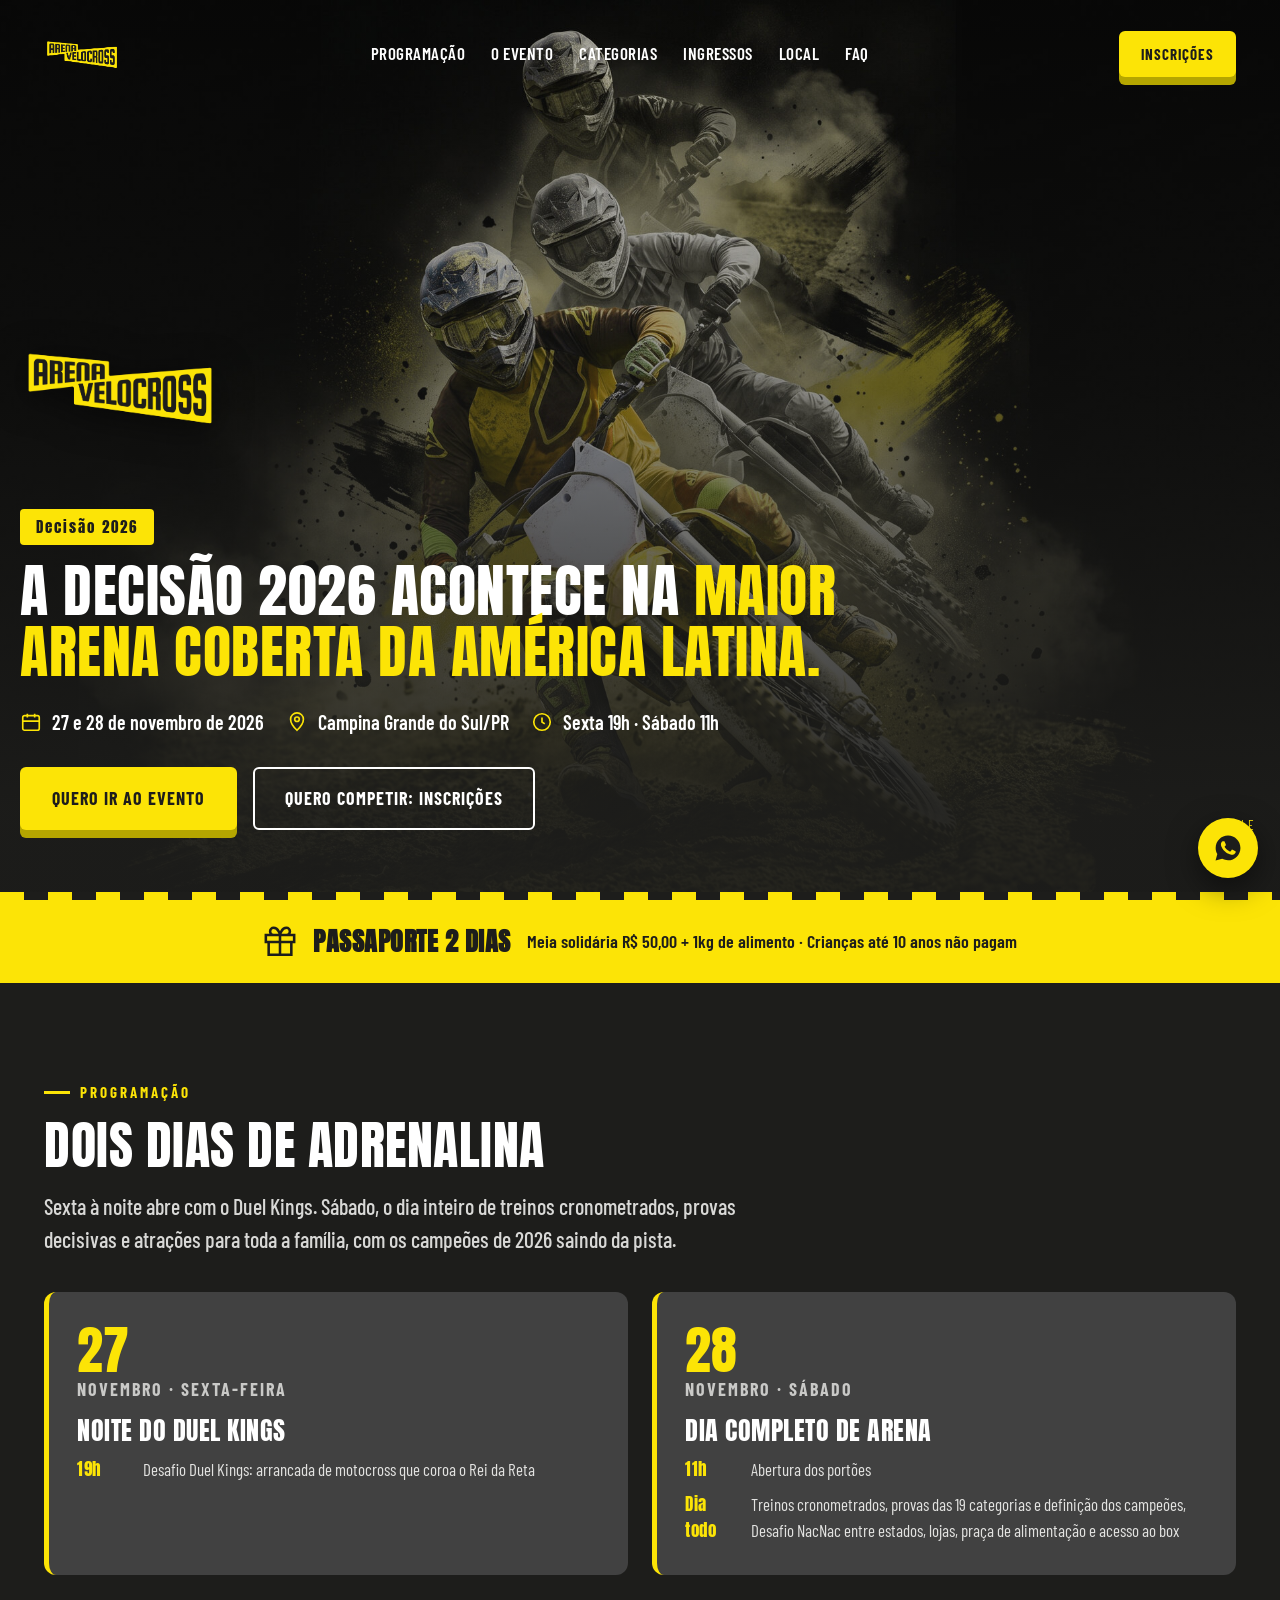
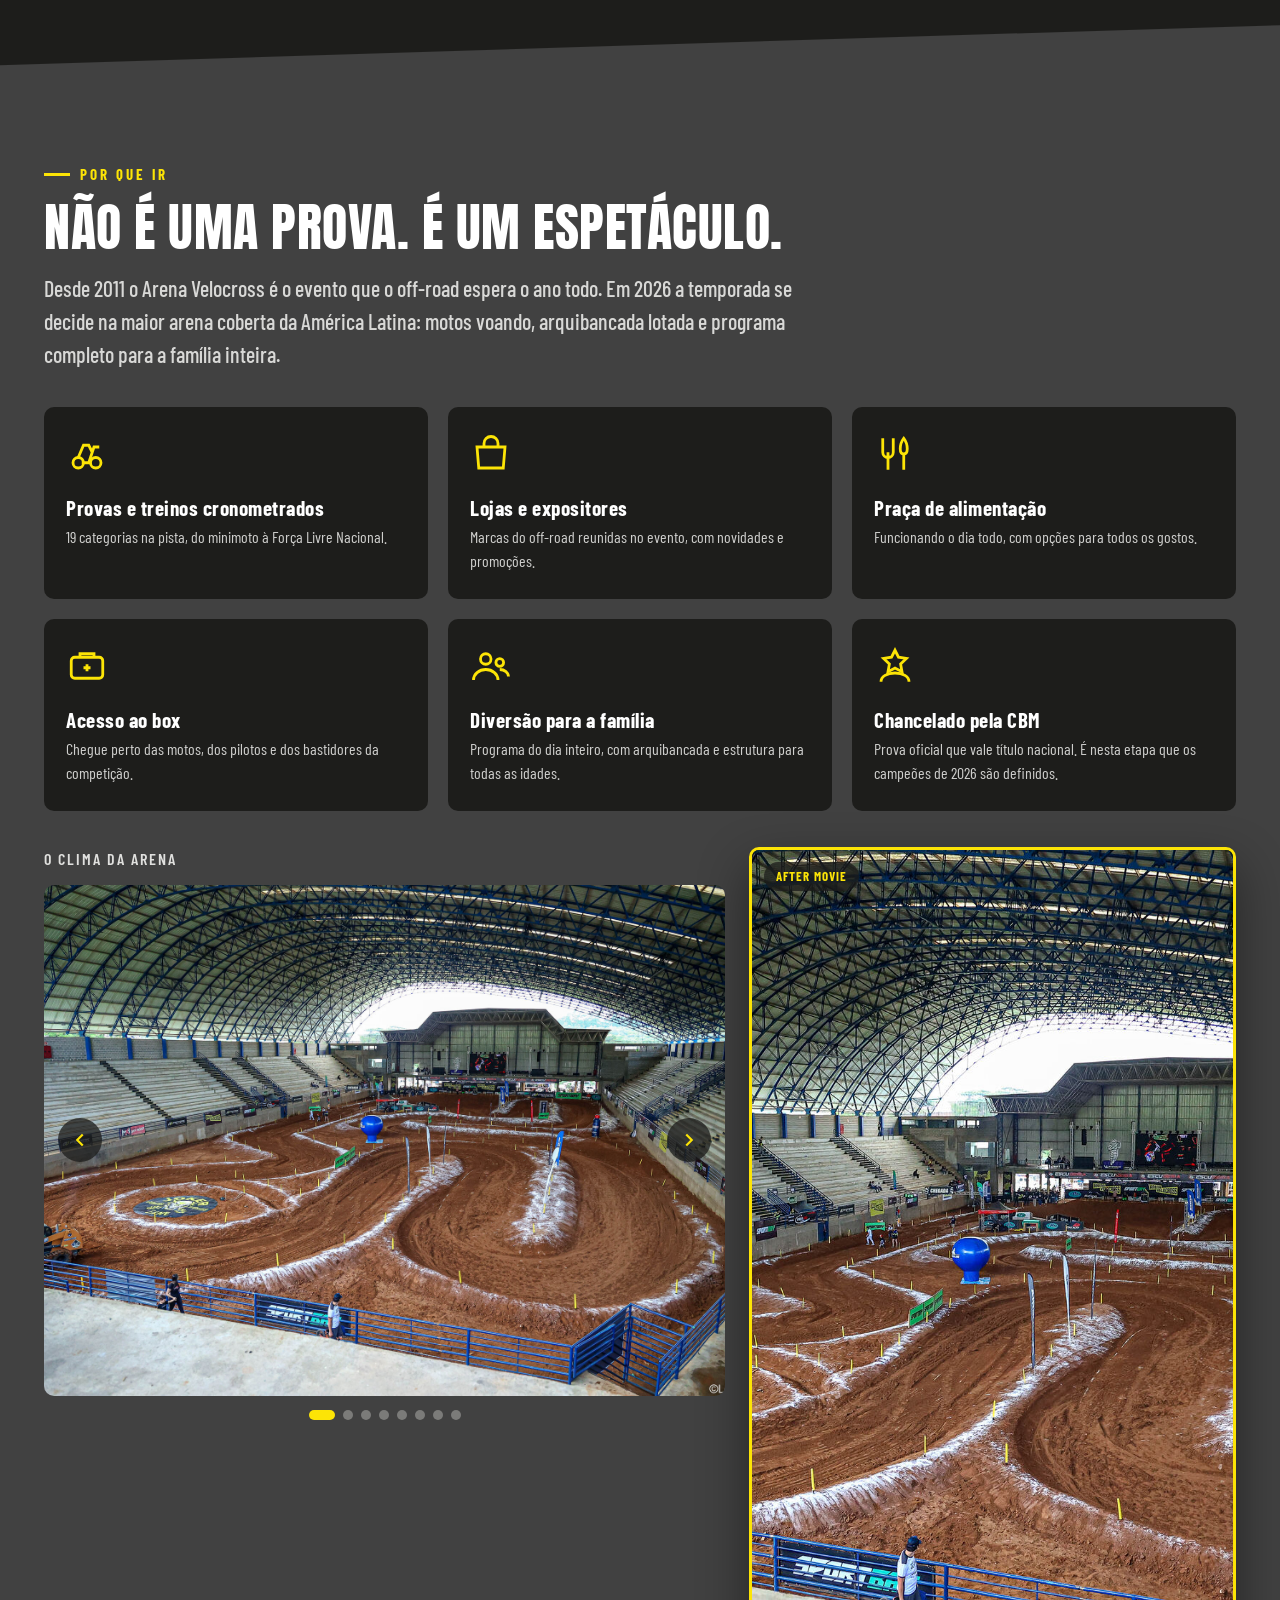
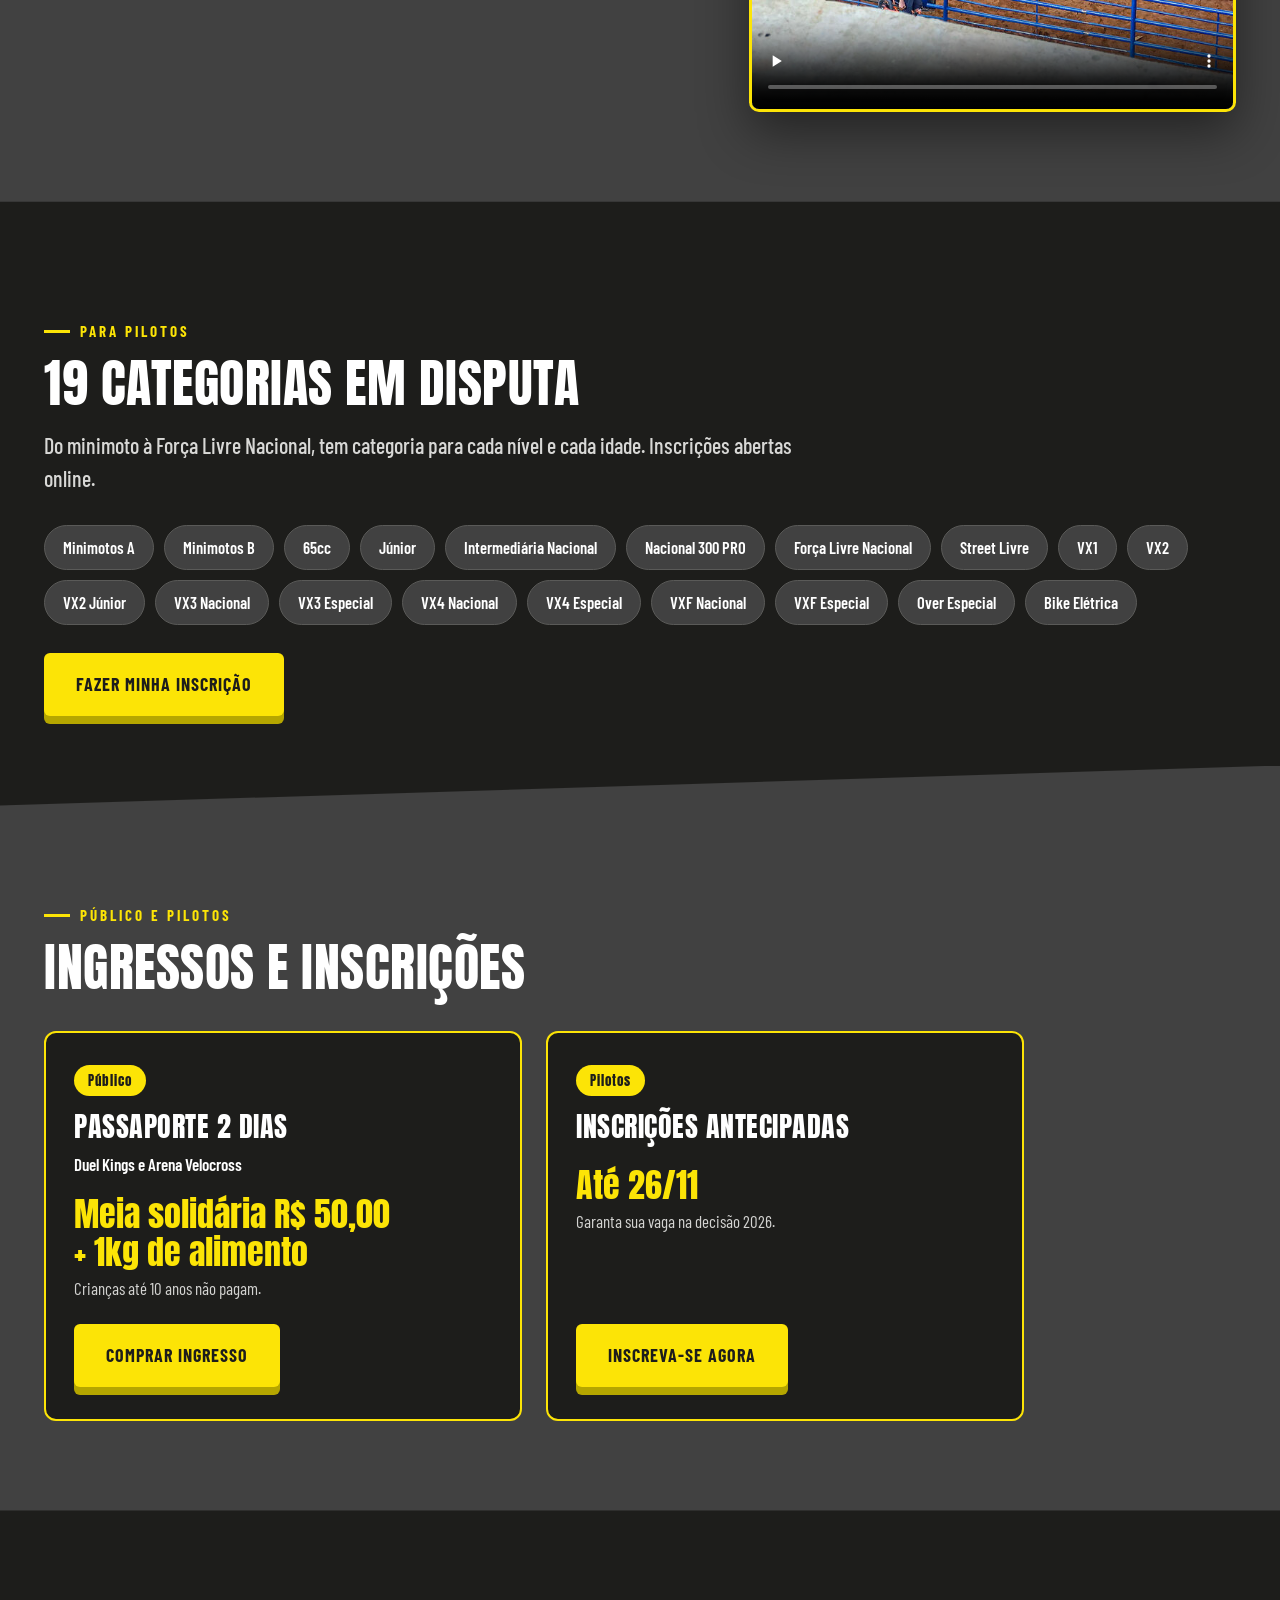
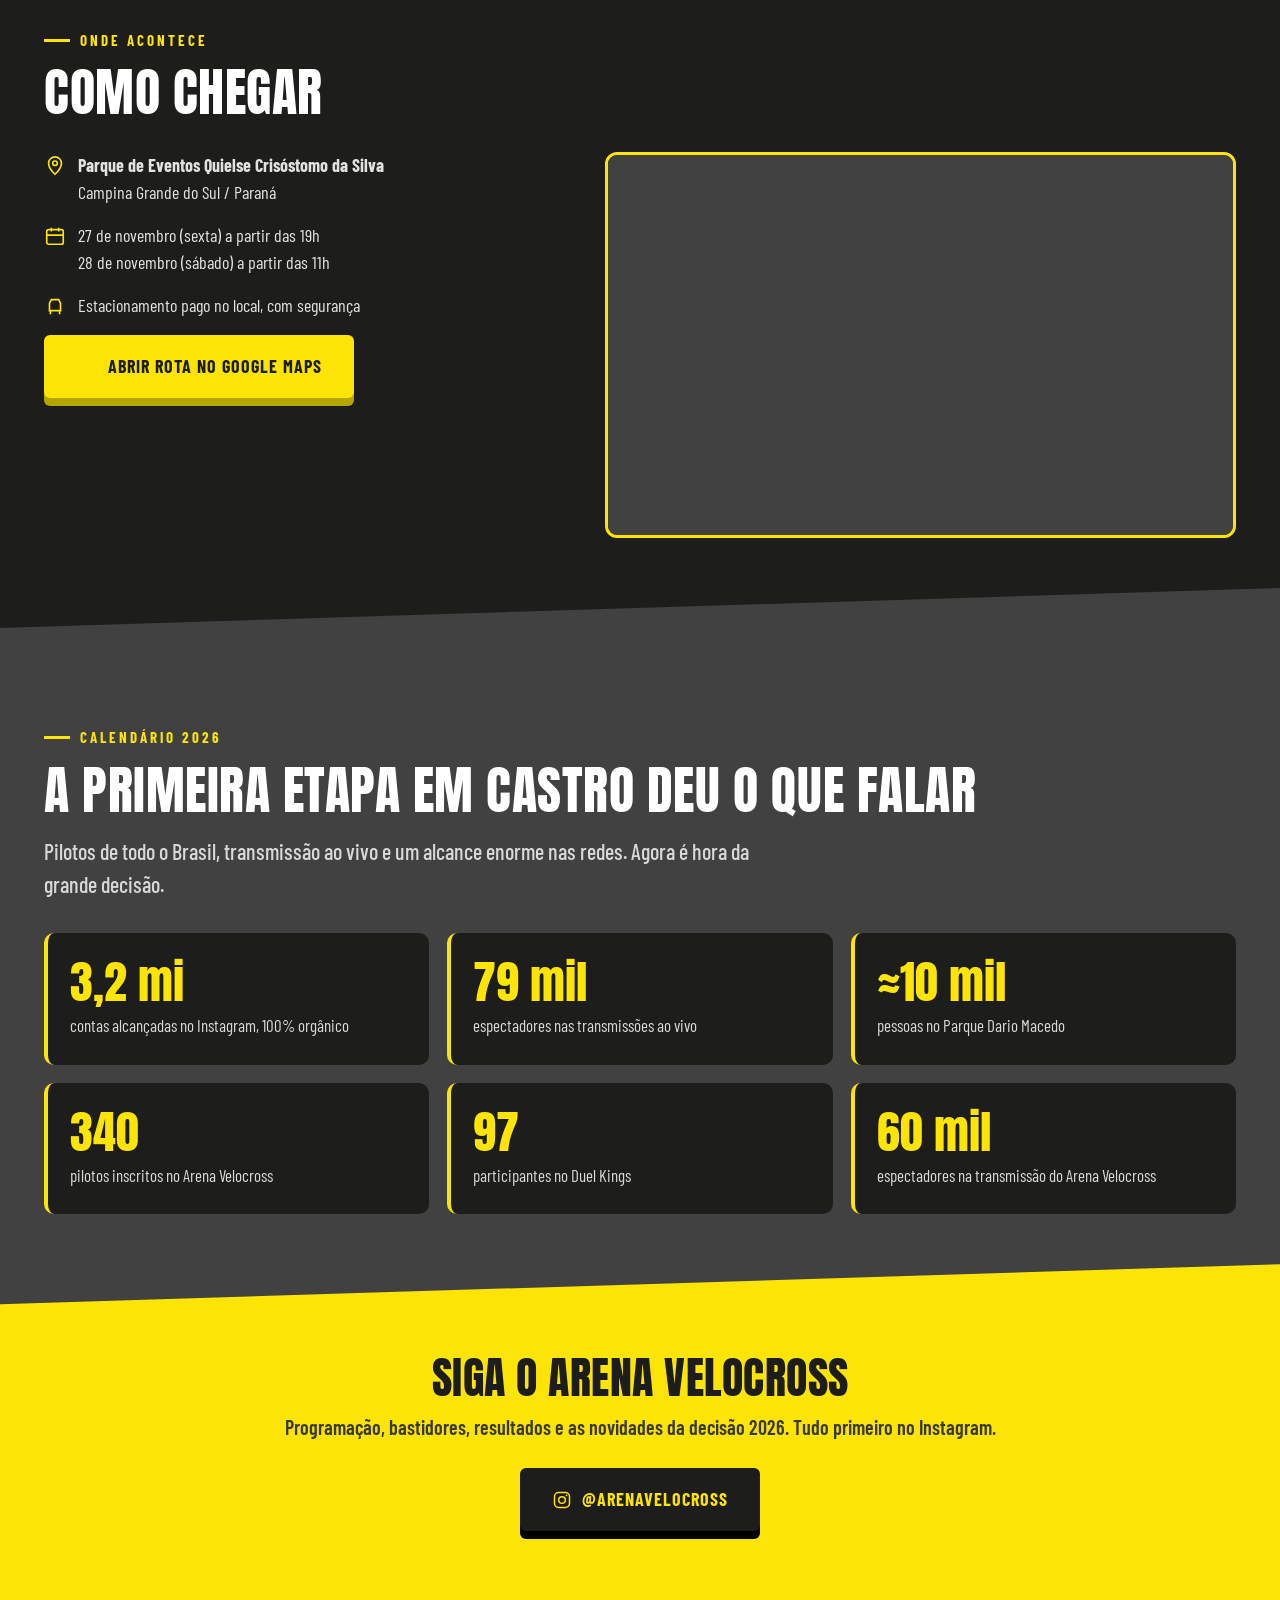
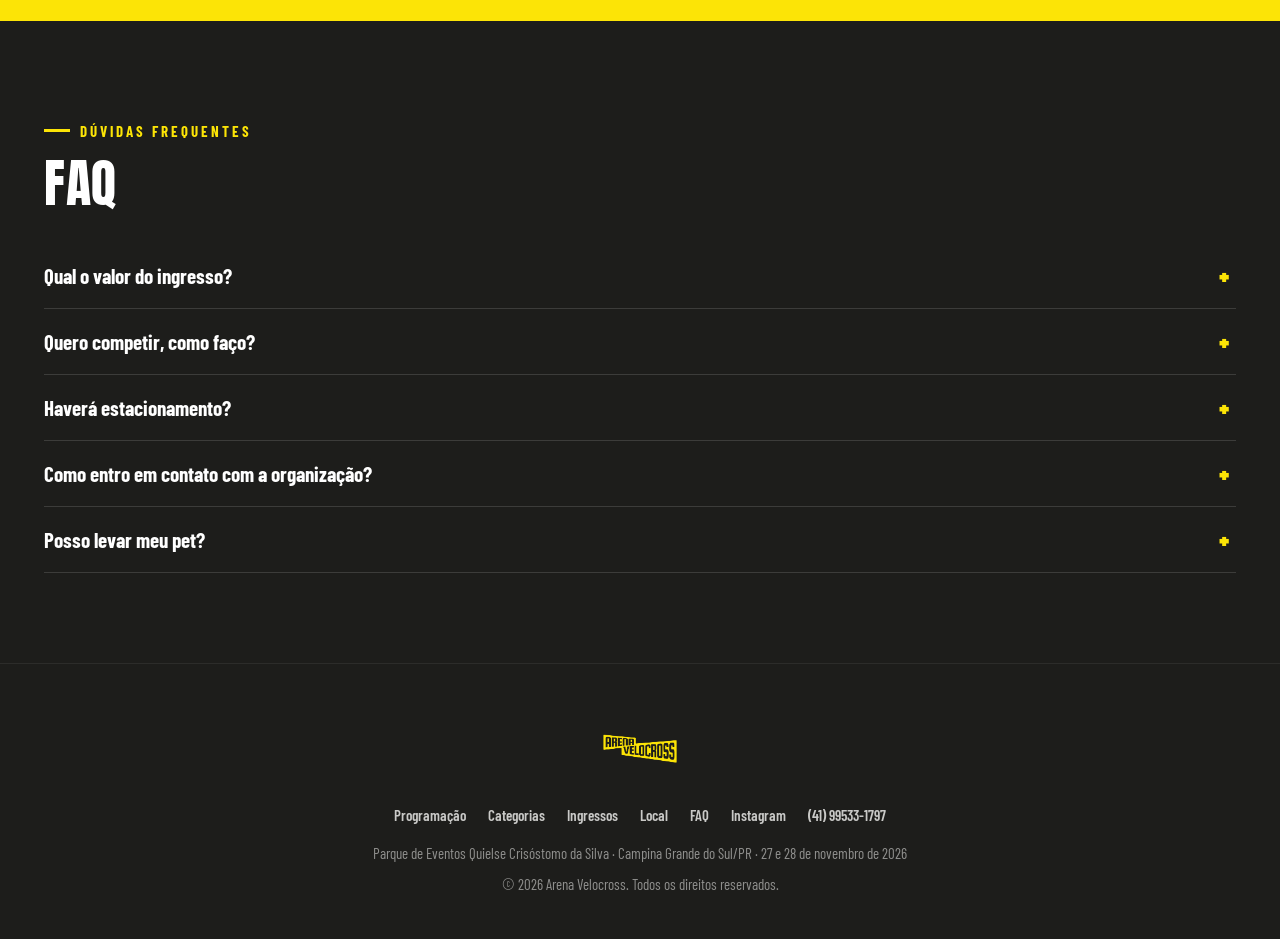
<file: index.html>
<!DOCTYPE html>
<html lang="pt-BR">
<head>
<meta charset="UTF-8">
<meta name="viewport" content="width=device-width, initial-scale=1.0">
<title>Arena Velocross 2026 | A Decisão | Campina Grande do Sul/PR | 27 e 28 de novembro</title>
<meta name="description" content="A decisão do Arena Velocross 2026 na maior arena coberta da América Latina. 27 e 28 de novembro, Campina Grande do Sul/PR. Passaporte 2 dias: meia solidária R$ 50,00 + 1kg de alimento. Crianças até 10 anos não pagam.">
<link rel="icon" href="assets/img/logo-arena.png">
<link rel="preconnect" href="https://fonts.googleapis.com">
<link rel="preconnect" href="https://fonts.gstatic.com" crossorigin>
<link href="https://fonts.googleapis.com/css2?family=Anton&family=Barlow+Condensed:wght@400;500;600;700;800&display=swap" rel="stylesheet">
<link rel="stylesheet" href="css/home.css">
</head>
<body>

<a class="whats-float" href="https://wa.me/5541995331797?text=Ol%C3%A1!%20Quero%20informa%C3%A7%C3%B5es%20sobre%20o%20Arena%20Velocross%20em%20Campina%20Grande%20do%20Sul." target="_blank" rel="noopener" aria-label="Falar no WhatsApp">
  <svg viewBox="0 0 24 24" fill="currentColor"><path d="M12.04 2C6.58 2 2.13 6.45 2.13 11.91c0 1.75.46 3.45 1.32 4.95L2.05 22l5.28-1.38a9.9 9.9 0 0 0 4.71 1.2h.01c5.46 0 9.9-4.45 9.9-9.91C21.95 6.45 17.5 2 12.04 2zm5.8 14.02c-.24.68-1.4 1.3-1.93 1.38-.5.08-1.12.11-1.8-.12-.42-.14-.96-.32-1.65-.62-2.9-1.25-4.8-4.17-4.94-4.36-.14-.19-1.18-1.57-1.18-3 0-1.42.75-2.12 1.02-2.41.27-.29.58-.36.78-.36.2 0 .39 0 .56.01.18.01.42-.07.65.5.24.58.82 2.01.89 2.16.07.15.12.32.02.51-.1.19-.15.3-.29.46-.15.16-.31.36-.44.48-.15.14-.3.3-.13.58.17.29.76 1.25 1.63 2.02 1.12 1 2.06 1.31 2.36 1.46.29.14.46.12.63-.07.17-.19.72-.84.92-1.13.19-.29.39-.24.65-.14.27.1 1.69.8 1.98.94.29.15.48.22.55.34.07.13.07.73-.17 1.41z"/></svg>
</a>

<header id="siteHeader">
  <div class="wrap header-inner">
    <a href="#topo" class="header-logo"><img src="assets/img/logo-arena.png" alt="Arena Velocross"></a>
    <nav class="mainnav">
      <a href="#programacao">Programação</a>
      <a href="#experiencia">O evento</a>
      <a href="#categorias">Categorias</a>
      <a href="#ingressos">Ingressos</a>
      <a href="#local">Local</a>
      <a href="#faq">FAQ</a>
    </nav>
    <div class="header-cta">
      <a class="btn btn-yellow" href="https://eventos.sportbay.com.br/eventos/arena-velocross-2-etapa" target="_blank" rel="noopener">Inscrições</a>
      <button class="burger" id="burgerBtn" aria-label="Menu"><span></span><span></span><span></span></button>
    </div>
  </div>
</header>

<!-- HERO -->
<section class="hero" id="topo">
  <div class="wrap hero-content">
    <img src="assets/img/logo-arena.png" alt="Arena Velocross" class="hero-logo">
    <div class="hero-city">Decisão 2026</div>
    <h1>A decisão 2026 acontece na <span>maior arena coberta da América Latina.</span></h1>
    <div class="hero-meta">
      <div>
        <svg viewBox="0 0 24 24" fill="none" stroke="currentColor" stroke-width="1.8"><rect x="3" y="5" width="18" height="16" rx="2"/><path d="M8 3v4M16 3v4M3 11h18"/></svg>
        27 e 28 de novembro de 2026
      </div>
      <div>
        <svg viewBox="0 0 24 24" fill="none" stroke="currentColor" stroke-width="1.8"><path d="M12 21s7-6.5 7-12a7 7 0 1 0-14 0c0 5.5 7 12 7 12z"/><circle cx="12" cy="9" r="2.5"/></svg>
        Campina Grande do Sul/PR
      </div>
      <div>
        <svg viewBox="0 0 24 24" fill="none" stroke="currentColor" stroke-width="1.8"><circle cx="12" cy="12" r="9"/><path d="M12 7v5l3 2"/></svg>
        Sexta 19h · Sábado 11h
      </div>
    </div>
    <div class="hero-actions">
      <a href="#ingressos" class="btn btn-yellow">Quero ir ao evento</a>
      <a href="https://eventos.sportbay.com.br/eventos/arena-velocross-2-etapa" target="_blank" rel="noopener" class="btn btn-outline">Quero competir: inscrições</a>
    </div>
  </div>
  <div class="scroll-cue">
    <span>role</span>
    <svg viewBox="0 0 24 24" fill="none" stroke="currentColor" stroke-width="2"><path d="M12 5v14M5 12l7 7 7-7"/></svg>
  </div>
</section>

<!-- FAIXA ENTRADA GRATUITA -->
<div class="strip">
  <div class="wrap strip-inner">
    <svg viewBox="0 0 24 24" fill="none" stroke="currentColor" stroke-width="1.8"><path d="M20 12v9H4v-9M2 7h20v5H2zM12 21V7M12 7H7.5a2.5 2.5 0 0 1 0-5C11 2 12 7 12 7zM12 7h4.5a2.5 2.5 0 0 0 0-5C13 2 12 7 12 7z"/></svg>
    <b>Passaporte 2 dias</b>
    <span>Meia solidária R$ 50,00 + 1kg de alimento · Crianças até 10 anos não pagam</span>
  </div>
</div>

<!-- PROGRAMAÇÃO -->
<section class="section" id="programacao">
  <div class="wrap">
    <div class="reveal">
      <div class="eyebrow">Programação</div>
      <h2 class="section-title">Dois dias de adrenalina</h2>
      <p class="lead">Sexta à noite abre com o Duel Kings. Sábado, o dia inteiro de treinos cronometrados, provas decisivas e atrações para toda a família, com os campeões de 2026 saindo da pista.</p>
    </div>
    <div class="prog-grid">
      <div class="prog-card reveal">
        <div class="day">27</div>
        <div class="month">Novembro · Sexta-feira</div>
        <h3>Noite do Duel Kings</h3>
        <ul>
          <li><b>19h</b> Desafio Duel Kings: arrancada de motocross que coroa o Rei da Reta</li>
        </ul>
      </div>
      <div class="prog-card reveal">
        <div class="day">28</div>
        <div class="month">Novembro · Sábado</div>
        <h3>Dia completo de arena</h3>
        <ul>
          <li><b>11h</b> Abertura dos portões</li>
          <li><b>Dia todo</b> Treinos cronometrados, provas das 19 categorias e definição dos campeões, Desafio NacNac entre estados, lojas, praça de alimentação e acesso ao box</li>
        </ul>
      </div>
    </div>
  </div>
</section>

<!-- EXPERIÊNCIA -->
<section class="section" id="experiencia">
  <div class="wrap">
    <div class="reveal">
      <div class="eyebrow">Por que ir</div>
      <h2 class="section-title">Não é uma prova. É um espetáculo.</h2>
      <p class="lead">Desde 2011 o Arena Velocross é o evento que o off-road espera o ano todo. Em 2026 a temporada se decide na maior arena coberta da América Latina: motos voando, arquibancada lotada e programa completo para a família inteira.</p>
    </div>

    <div class="exp-grid">
      <div class="exp-card reveal">
        <svg class="ic" viewBox="0 0 24 24" fill="none" stroke="currentColor" stroke-width="1.6"><circle cx="7" cy="17" r="3"/><circle cx="17" cy="17" r="3"/><path d="M9 17h4l3-9h3M7 14l3-7h3l2 4"/></svg>
        <h4>Provas e treinos cronometrados</h4>
        <p>19 categorias na pista, do minimoto à Força Livre Nacional.</p>
      </div>
      <div class="exp-card reveal">
        <svg class="ic" viewBox="0 0 24 24" fill="none" stroke="currentColor" stroke-width="1.6"><path d="M4 8h16l-1 12H5L4 8zM8 8V6a4 4 0 0 1 8 0v2"/></svg>
        <h4>Lojas e expositores</h4>
        <p>Marcas do off-road reunidas no evento, com novidades e promoções.</p>
      </div>
      <div class="exp-card reveal">
        <svg class="ic" viewBox="0 0 24 24" fill="none" stroke="currentColor" stroke-width="1.6"><path d="M5 3v8a3 3 0 0 0 6 0V3M8 11v10M17 3c-1.5 2-2 4-2 6s.5 3 2 3 2-1 2-3-.5-4-2-6zM17 12v9"/></svg>
        <h4>Praça de alimentação</h4>
        <p>Funcionando o dia todo, com opções para todos os gostos.</p>
      </div>
      <div class="exp-card reveal">
        <svg class="ic" viewBox="0 0 24 24" fill="none" stroke="currentColor" stroke-width="1.6"><rect x="3" y="7" width="18" height="12" rx="2"/><path d="M8 7V5h8v2M12 11v4M10 13h4"/></svg>
        <h4>Acesso ao box</h4>
        <p>Chegue perto das motos, dos pilotos e dos bastidores da competição.</p>
      </div>
      <div class="exp-card reveal">
        <svg class="ic" viewBox="0 0 24 24" fill="none" stroke="currentColor" stroke-width="1.6"><circle cx="9" cy="8" r="3"/><circle cx="17" cy="10" r="2.2"/><path d="M2 20c0-3.3 3.1-6 7-6s7 2.7 7 6M17 14c2.8 0 5 1.9 5 4"/></svg>
        <h4>Diversão para a família</h4>
        <p>Programa do dia inteiro, com arquibancada e estrutura para todas as idades.</p>
      </div>
      <div class="exp-card reveal">
        <svg class="ic" viewBox="0 0 24 24" fill="none" stroke="currentColor" stroke-width="1.6"><path d="M12 3l2 4 4.5.7-3.3 3.1.8 4.5L12 13.2 8 15.3l.8-4.5-3.3-3.1L10 7l2-4z"/><path d="M4 21c0-3 3.5-5 8-5s8 2 8 5"/></svg>
        <h4>Chancelado pela CBM</h4>
        <p>Prova oficial que vale título nacional. É nesta etapa que os campeões de 2026 são definidos.</p>
      </div>
    </div>

    <div class="exp-media">
      <div class="carousel-wrap reveal">
        <div class="carousel-title">O clima da arena</div>
        <div class="carousel" id="fotoCarousel">
          <div class="carousel-track" id="carouselTrack">
            <div class="slide"><img src="assets/img/foto1.jpg" alt="Arena Velocross" loading="lazy"></div>
            <div class="slide"><img src="assets/img/foto2.jpg" alt="Arena Velocross" loading="lazy"></div>
            <div class="slide"><img src="assets/img/foto3.jpg" alt="Arena Velocross" loading="lazy"></div>
            <div class="slide"><img src="assets/img/foto4.jpg" alt="Arena Velocross" loading="lazy"></div>
            <div class="slide"><img src="assets/img/foto5.jpg" alt="Arena Velocross" loading="lazy"></div>
            <div class="slide"><img src="assets/img/foto6.jpg" alt="Arena Velocross" loading="lazy"></div>
            <div class="slide"><img src="assets/img/foto7.jpg" alt="Arena Velocross" loading="lazy"></div>
            <div class="slide"><img src="assets/img/foto8.jpg" alt="Arena Velocross" loading="lazy"></div>
          </div>
          <div class="carousel-arrows">
            <button id="prevBtn" aria-label="Anterior"><svg viewBox="0 0 24 24" fill="none" stroke="currentColor" stroke-width="2.4"><path d="M15 18l-6-6 6-6"/></svg></button>
            <button id="nextBtn" aria-label="Próxima"><svg viewBox="0 0 24 24" fill="none" stroke="currentColor" stroke-width="2.4"><path d="M9 18l6-6-6-6"/></svg></button>
          </div>
        </div>
        <div class="carousel-dots" id="carouselDots"></div>
      </div>
      <div class="video-frame reveal">
        <span class="video-label">After Movie</span>
        <video controls preload="none" poster="assets/img/foto1.jpg" playsinline>
          <source src="assets/video/after-movie.mp4" type="video/mp4">
        </video>
      </div>
    </div>
  </div>
</section>

<!-- CATEGORIAS -->
<section class="section" id="categorias">
  <div class="wrap">
    <div class="reveal">
      <div class="eyebrow">Para pilotos</div>
      <h2 class="section-title">19 categorias em disputa</h2>
      <p class="lead">Do minimoto à Força Livre Nacional, tem categoria para cada nível e cada idade. Inscrições abertas online.</p>
    </div>
    <div class="cat-grid reveal">
      <div class="cat-chip">Minimotos A</div>
      <div class="cat-chip">Minimotos B</div>
      <div class="cat-chip">65cc</div>
      <div class="cat-chip">Júnior</div>
      <div class="cat-chip">Intermediária Nacional</div>
      <div class="cat-chip">Nacional 300 PRO</div>
      <div class="cat-chip">Força Livre Nacional</div>
      <div class="cat-chip">Street Livre</div>
      <div class="cat-chip">VX1</div>
      <div class="cat-chip">VX2</div>
      <div class="cat-chip">VX2 Júnior</div>
      <div class="cat-chip">VX3 Nacional</div>
      <div class="cat-chip">VX3 Especial</div>
      <div class="cat-chip">VX4 Nacional</div>
      <div class="cat-chip">VX4 Especial</div>
      <div class="cat-chip">VXF Nacional</div>
      <div class="cat-chip">VXF Especial</div>
      <div class="cat-chip">Over Especial</div>
      <div class="cat-chip">Bike Elétrica</div>
    </div>
    <div class="cat-actions reveal">
      <a href="https://eventos.sportbay.com.br/eventos/arena-velocross-2-etapa" target="_blank" rel="noopener" class="btn btn-yellow">Fazer minha inscrição</a>
    </div>
  </div>
</section>

<!-- INGRESSOS -->
<section class="section" id="ingressos">
  <div class="wrap">
    <div class="reveal">
      <div class="eyebrow">Público e pilotos</div>
      <h2 class="section-title">Ingressos e inscrições</h2>
    </div>
    <div class="tickets">
      <div class="ticket-card reveal">
        <span class="tk-tag">Público</span>
        <h3>Passaporte 2 dias</h3>
        <p class="tk-sub">Duel Kings e Arena Velocross</p>
        <div class="ticket-price">Meia solidária R$&nbsp;50,00<br>+ 1kg de alimento</div>
        <p>Crianças até 10 anos não pagam.</p>
        <a href="https://eventos.sportbay.com.br/eventos/passaporte-arena-velocross-2-etapa" target="_blank" rel="noopener" class="btn btn-yellow">Comprar ingresso</a>
      </div>
      <div class="ticket-card reveal">
        <span class="tk-tag">Pilotos</span>
        <h3>Inscrições antecipadas</h3>
        <div class="ticket-price">Até 26/11</div>
        <p>Garanta sua vaga na decisão 2026.</p>
        <a href="https://eventos.sportbay.com.br/eventos/arena-velocross-2-etapa" target="_blank" rel="noopener" class="btn btn-yellow">Inscreva-se agora</a>
      </div>
    </div>
  </div>
</section>

<!-- LOCAL -->
<section class="section" id="local">
  <div class="wrap">
    <div class="reveal">
      <div class="eyebrow">Onde acontece</div>
      <h2 class="section-title">Como chegar</h2>
    </div>
    <div class="local-grid">
      <div class="local-info reveal">
        <ul>
          <li>
            <svg viewBox="0 0 24 24" fill="none" stroke="currentColor" stroke-width="1.8"><path d="M12 21s7-6.5 7-12a7 7 0 1 0-14 0c0 5.5 7 12 7 12z"/><circle cx="12" cy="9" r="2.5"/></svg>
            <span><b>Parque de Eventos Quielse Crisóstomo da Silva</b><br>Campina Grande do Sul / Paraná</span>
          </li>
          <li>
            <svg viewBox="0 0 24 24" fill="none" stroke="currentColor" stroke-width="1.8"><rect x="3" y="5" width="18" height="16" rx="2"/><path d="M8 3v4M16 3v4M3 11h18"/></svg>
            <span>27 de novembro (sexta) a partir das 19h<br>28 de novembro (sábado) a partir das 11h</span>
          </li>
          <li>
            <svg viewBox="0 0 24 24" fill="none" stroke="currentColor" stroke-width="1.8"><path d="M5 17h14M6 17V9l2-4h8l2 4v8M7 21v-4M17 21v-4"/></svg>
            <span>Estacionamento pago no local, com segurança</span>
          </li>
        </ul>
        <a class="btn btn-yellow" target="_blank" rel="noopener" href="https://share.google/LgNgqphTs7bwYUH8V">
          <svg viewBox="0 0 24 24" fill="none" stroke="currentColor" stroke-width="1.8"><path d="M3 11l18-8-8 18-2-8-8-2z"/></svg>
          Abrir rota no Google Maps
        </a>
      </div>
      <div class="map-frame reveal">
        <iframe id="mapIframe" src="https://maps.google.com/maps?q=Parque%20de%20Eventos%20Quielse%20Cris%C3%B3stomo%20da%20Silva%2C%20Campina%20Grande%20do%20Sul%2C%20PR&t=&z=14&ie=UTF8&iwloc=&output=embed" loading="lazy" title="Mapa do Parque de Eventos Quielse Crisóstomo da Silva, Campina Grande do Sul/PR" referrerpolicy="no-referrer-when-downgrade" allowfullscreen></iframe>
        <div class="map-fallback" id="mapFallback">
          <svg viewBox="0 0 24 24" fill="none" stroke="currentColor" stroke-width="1.6"><path d="M12 21s7-6.5 7-12a7 7 0 1 0-14 0c0 5.5 7 12 7 12z"/><circle cx="12" cy="9" r="2.5"/></svg>
          <h4>Parque de Eventos Quielse Crisóstomo da Silva</h4>
          <p>Campina Grande do Sul / Paraná</p>
          <a class="btn btn-yellow" target="_blank" rel="noopener" href="https://share.google/LgNgqphTs7bwYUH8V">Abrir mapa no Google Maps</a>
        </div>
      </div>
    </div>
  </div>
</section>

<!-- RESUMO ETAPA 1 -->
<section id="proxima">
  <div class="wrap">
    <div class="reveal">
      <div class="eyebrow">Calendário 2026</div>
      <h2 class="section-title">A primeira etapa em Castro deu o que falar</h2>
      <p class="lead">Pilotos de todo o Brasil, transmissão ao vivo e um alcance enorme nas redes. Agora é hora da grande decisão.</p>
    </div>
    <div class="recap-grid">
      <div class="recap-card reveal"><div class="recap-num">3,2 mi</div><div class="recap-label">contas alcançadas no Instagram, 100% orgânico</div></div>
      <div class="recap-card reveal"><div class="recap-num">79 mil</div><div class="recap-label">espectadores nas transmissões ao vivo</div></div>
      <div class="recap-card reveal"><div class="recap-num">≈10 mil</div><div class="recap-label">pessoas no Parque Dario Macedo</div></div>
      <div class="recap-card reveal"><div class="recap-num">340</div><div class="recap-label">pilotos inscritos no Arena Velocross</div></div>
      <div class="recap-card reveal"><div class="recap-num">97</div><div class="recap-label">participantes no Duel Kings</div></div>
      <div class="recap-card reveal"><div class="recap-num">60 mil</div><div class="recap-label">espectadores na transmissão do Arena Velocross</div></div>
    </div>
  </div>
</section>

<!-- INSTAGRAM -->
<section id="insta">
  <div class="wrap">
    <h2>Siga o Arena Velocross</h2>
    <p>Programação, bastidores, resultados e as novidades da decisão 2026. Tudo primeiro no Instagram.</p>
    <a class="btn btn-dark" href="https://www.instagram.com/arenavelocross/" target="_blank" rel="noopener">
      <svg viewBox="0 0 24 24" fill="none" stroke="currentColor" stroke-width="1.8"><rect x="3" y="3" width="18" height="18" rx="5"/><circle cx="12" cy="12" r="4"/><circle cx="17.5" cy="6.5" r="1" fill="currentColor" stroke="none"/></svg>
      @arenavelocross
    </a>
  </div>
</section>

<!-- FAQ -->
<section id="faq">
  <div class="wrap">
    <div class="reveal">
      <div class="eyebrow">Dúvidas frequentes</div>
      <h2 class="section-title">FAQ</h2>
    </div>
    <div class="faq-list reveal">
      <div class="faq-item">
        <button class="faq-q">Qual o valor do ingresso?</button>
        <div class="faq-a"><p>O Passaporte 2 dias (Duel Kings e Arena Velocross) custa R$ 50,00 na meia solidária + 1kg de alimento. Crianças até 10 anos não pagam. Compre pelo link oficial: <a href="https://eventos.sportbay.com.br/eventos/passaporte-arena-velocross-2-etapa" target="_blank" rel="noopener">comprar ingresso</a>.</p></div>
      </div>
      <div class="faq-item">
        <button class="faq-q">Quero competir, como faço?</button>
        <div class="faq-a"><p>As inscrições para as 19 categorias são feitas online, pelo link oficial: <a href="https://eventos.sportbay.com.br/eventos/arena-velocross-2-etapa" target="_blank" rel="noopener">eventos.sportbay.com.br</a>. O Desafio Duel Kings também tem inscrição pelo mesmo link. Confira as categorias na seção "19 categorias em disputa".</p></div>
      </div>
      <div class="faq-item">
        <button class="faq-q">Haverá estacionamento?</button>
        <div class="faq-a"><p>Sim, no local há estacionamento (pago) com segurança.</p></div>
      </div>
      <div class="faq-item">
        <button class="faq-q">Como entro em contato com a organização?</button>
        <div class="faq-a"><p>Pelo WhatsApp <a href="https://wa.me/5541995331797" target="_blank" rel="noopener">(41) 99533-1797</a>.</p></div>
      </div>
      <div class="faq-item">
        <button class="faq-q">Posso levar meu pet?</button>
        <div class="faq-a"><p>Por motivos de segurança e ruído, não é permitida a entrada de animais no evento.</p></div>
      </div>
    </div>
  </div>
</section>

<footer>
  <div class="wrap">
    <img src="assets/img/logo-arena.png" alt="Arena Velocross">
    <div class="foot-links">
      <a href="#programacao">Programação</a>
      <a href="#categorias">Categorias</a>
      <a href="#ingressos">Ingressos</a>
      <a href="#local">Local</a>
      <a href="#faq">FAQ</a>
      <a href="https://www.instagram.com/arenavelocross/" target="_blank" rel="noopener">Instagram</a>
      <a href="https://wa.me/5541995331797" target="_blank" rel="noopener">(41) 99533-1797</a>
    </div>
    <div>Parque de Eventos Quielse Crisóstomo da Silva · Campina Grande do Sul/PR · 27 e 28 de novembro de 2026</div>
    <div style="margin-top:8px;">&copy; 2026 Arena Velocross. Todos os direitos reservados.</div>
  </div>
</footer>

<script>
const header = document.getElementById('siteHeader');
window.addEventListener('scroll', () => {
  header.classList.toggle('scrolled', window.scrollY > 40);
}, {passive:true});

const burger = document.getElementById('burgerBtn');
const nav = document.querySelector('nav.mainnav');
burger.addEventListener('click', () => {
  const open = nav.style.display === 'flex';
  nav.style.display = open ? 'none' : 'flex';
  nav.style.cssText += open ? '' : 'position:absolute;top:100%;left:0;right:0;background:#1d1d1b;flex-direction:column;padding:20px 24px;gap:16px;';
});

const io = new IntersectionObserver((entries) => {
  entries.forEach(e => {
    if (e.isIntersecting) { e.target.classList.add('in'); io.unobserve(e.target); }
  });
}, {threshold:.12});
document.querySelectorAll('.reveal').forEach(el => io.observe(el));

// Carousel
const track = document.getElementById('carouselTrack');
const slides = track.children;
const dotsWrap = document.getElementById('carouselDots');
let current = 0;
for (let i=0;i<slides.length;i++){
  const d = document.createElement('button');
  if(i===0) d.classList.add('active');
  d.addEventListener('click', () => goTo(i));
  dotsWrap.appendChild(d);
}
function goTo(i){
  current = (i + slides.length) % slides.length;
  track.style.transform = `translateX(-${current*100}%)`;
  [...dotsWrap.children].forEach((d,idx)=>d.classList.toggle('active', idx===current));
}
document.getElementById('nextBtn').addEventListener('click', ()=>goTo(current+1));
document.getElementById('prevBtn').addEventListener('click', ()=>goTo(current-1));
let autoplay = setInterval(()=>goTo(current+1), 5000);
const carEl = document.getElementById('fotoCarousel');
carEl.addEventListener('mouseenter', ()=>clearInterval(autoplay));
carEl.addEventListener('mouseleave', ()=>{autoplay = setInterval(()=>goTo(current+1), 5000);});
let touchStartX = 0;
track.addEventListener('touchstart', e => touchStartX = e.touches[0].clientX, {passive:true});
track.addEventListener('touchend', e => {
  const dx = e.changedTouches[0].clientX - touchStartX;
  if (Math.abs(dx) > 40) goTo(current + (dx < 0 ? 1 : -1));
}, {passive:true});

// Mapa: se o embed não carregar (ex.: abrindo o arquivo local), mostra o cartão de endereço
(function(){
  const iframe = document.getElementById('mapIframe');
  if(!iframe) return;
  let loaded = false;
  iframe.addEventListener('load', () => { loaded = true; });
  iframe.addEventListener('error', () => { iframe.parentElement.classList.add('failed'); });
  setTimeout(() => { if(!loaded) iframe.parentElement.classList.add('failed'); }, 3500);
})();

// FAQ accordion
document.querySelectorAll('.faq-q').forEach(q => {
  q.addEventListener('click', () => {
    const item = q.parentElement;
    const isOpen = item.classList.contains('open');
    document.querySelectorAll('.faq-item').forEach(i => i.classList.remove('open'));
    if (!isOpen) item.classList.add('open');
  });
});
</script>
</body>
</html>
</file>
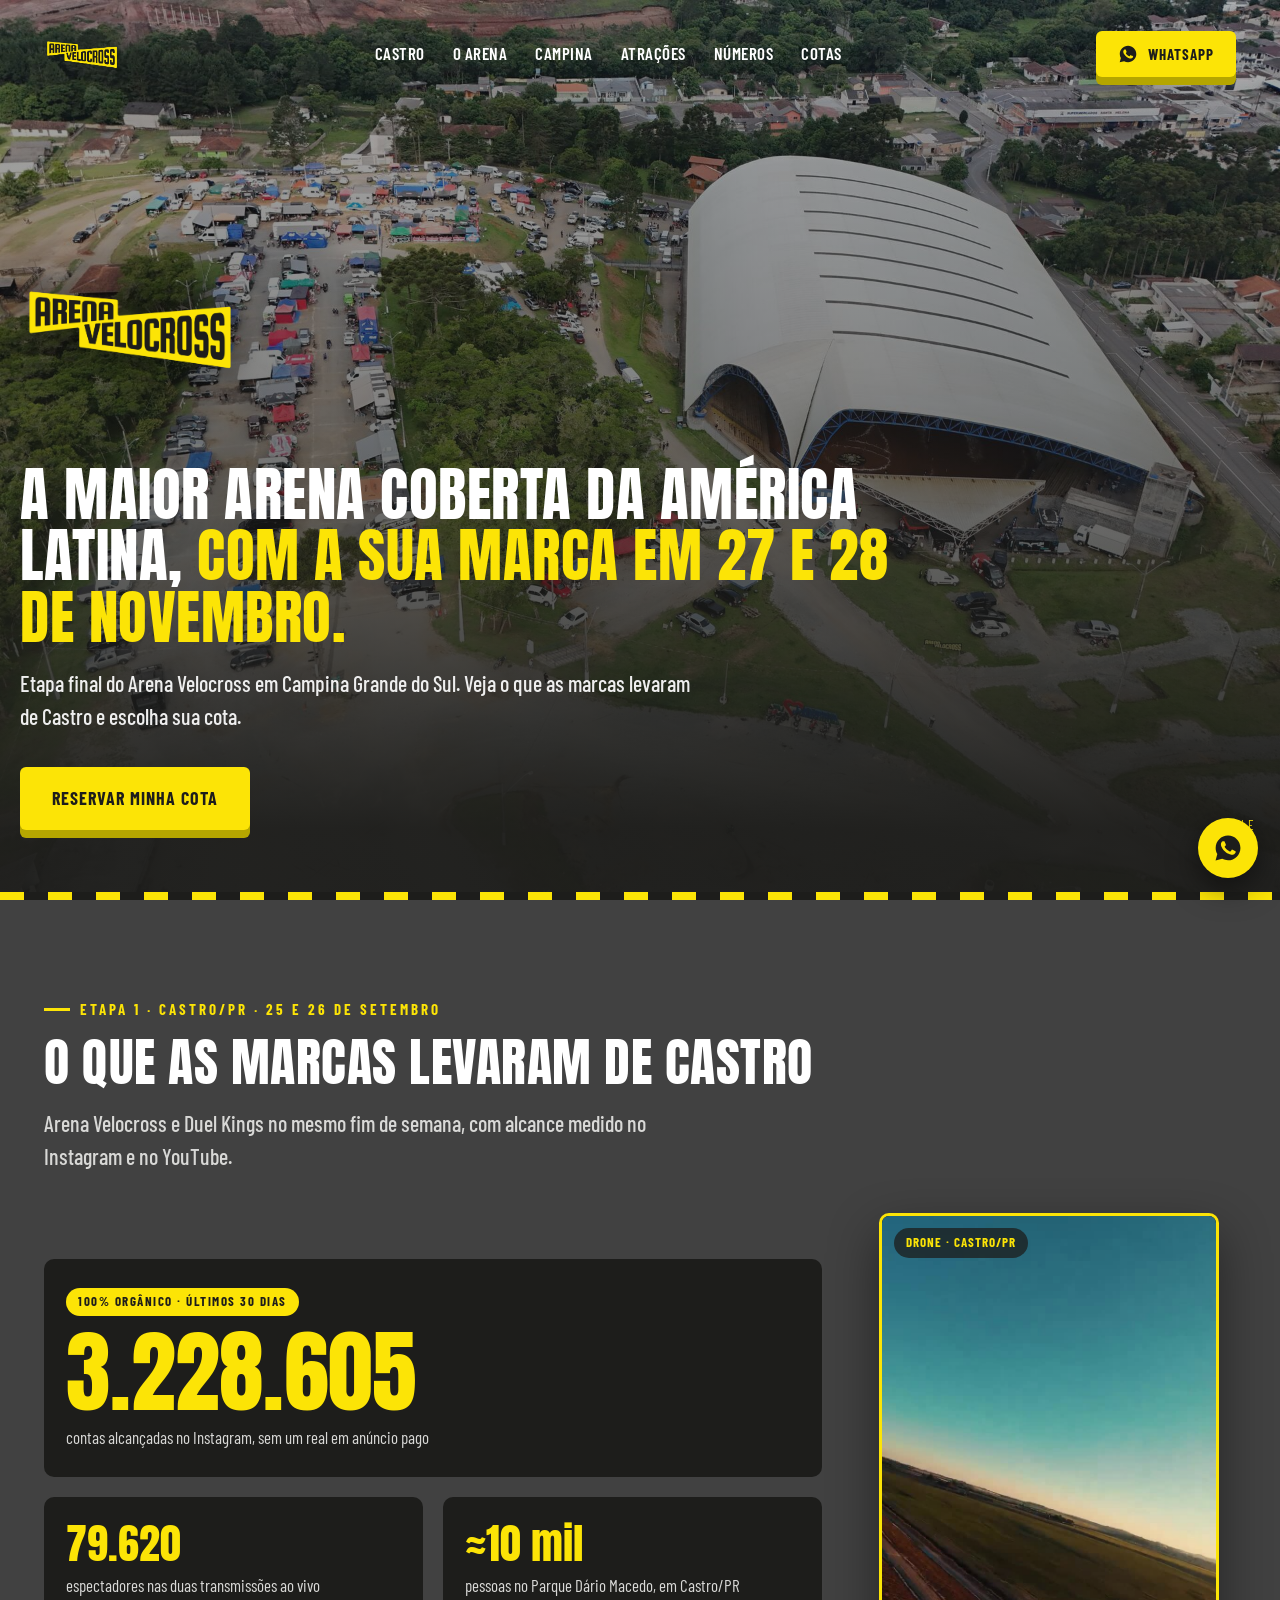
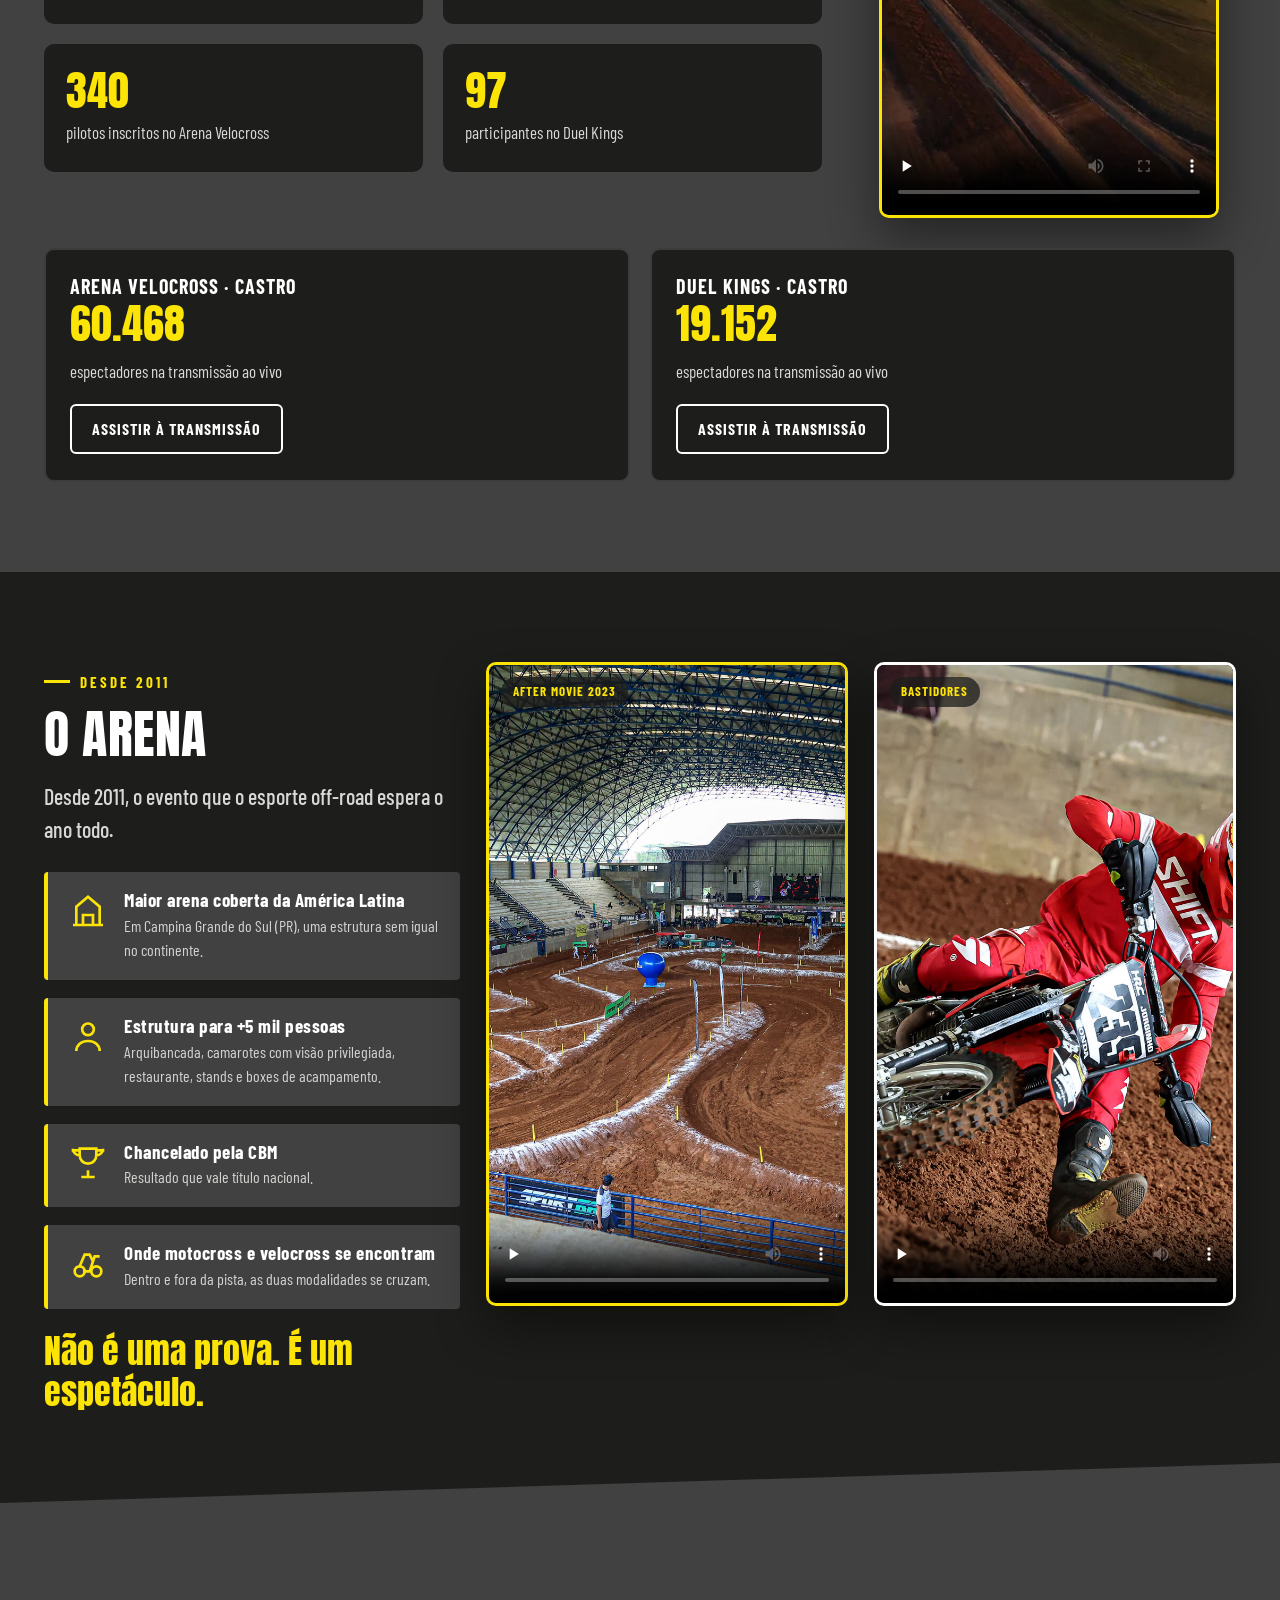
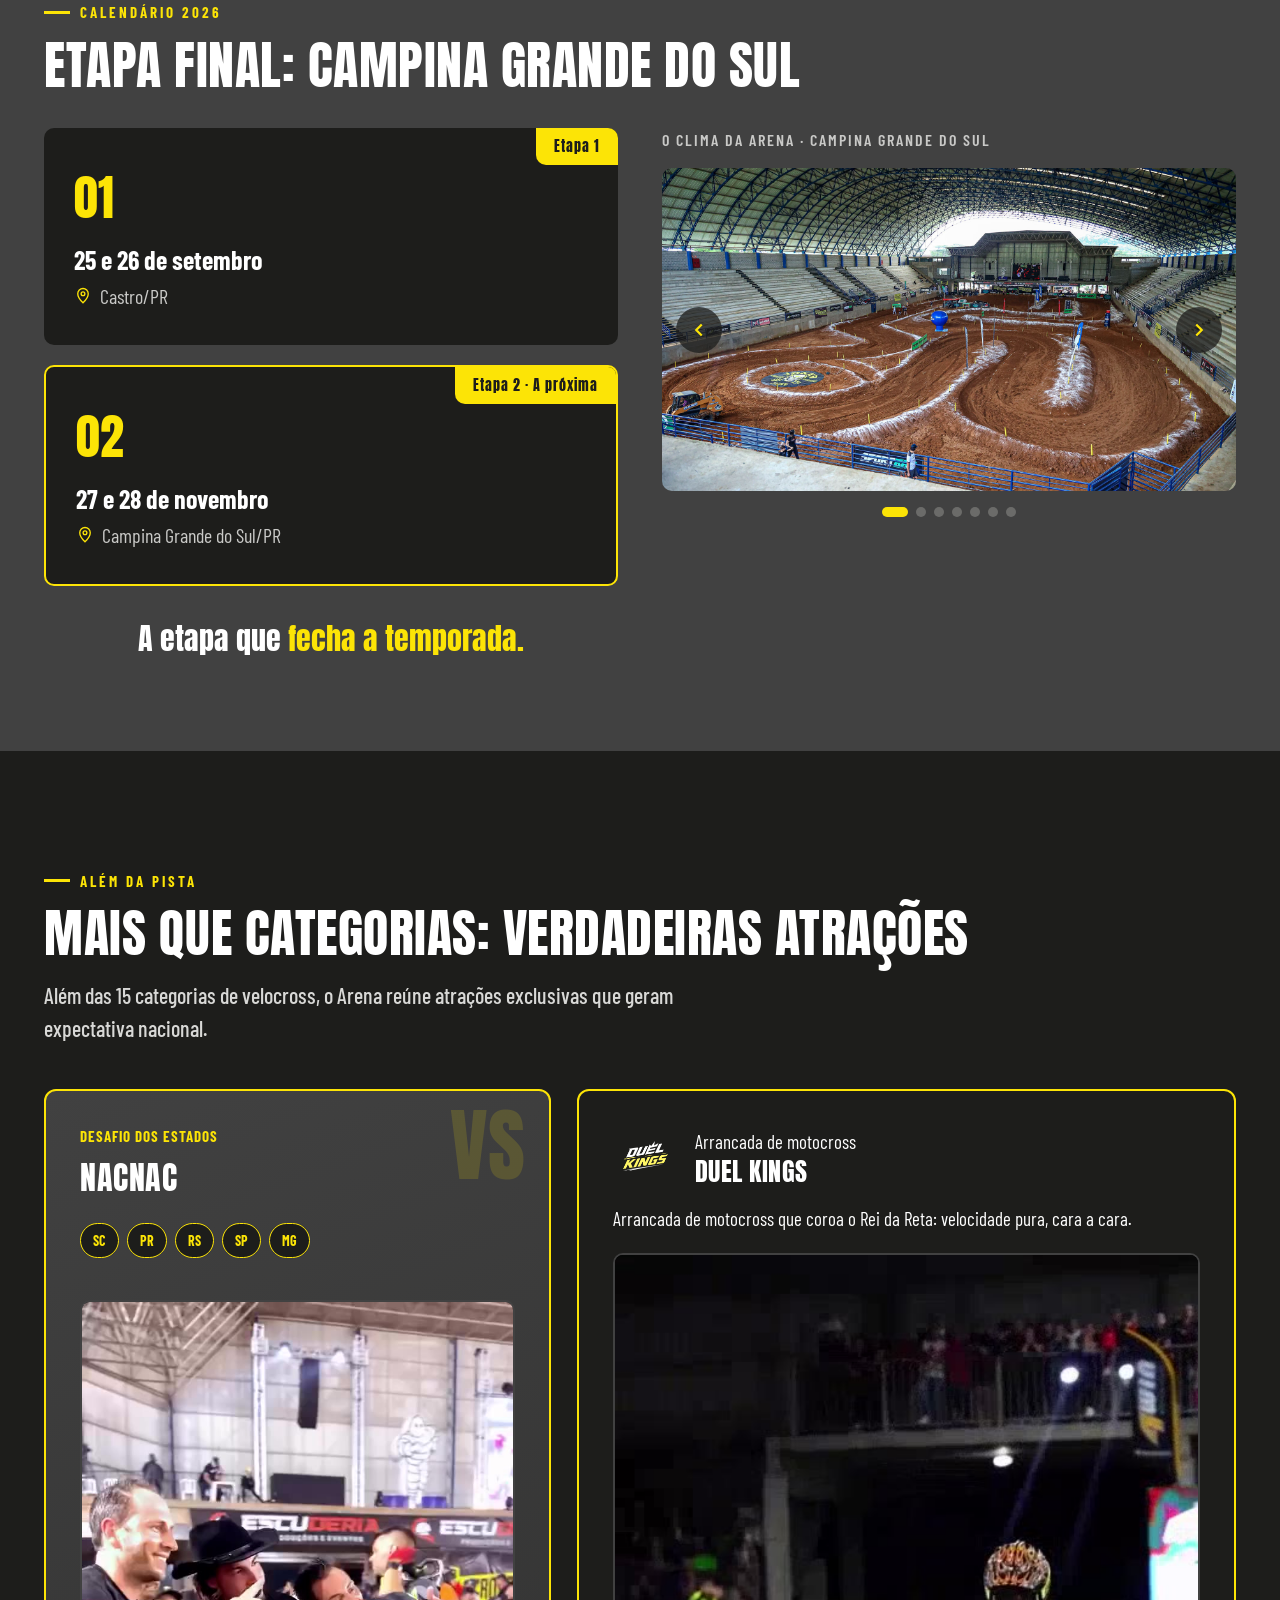
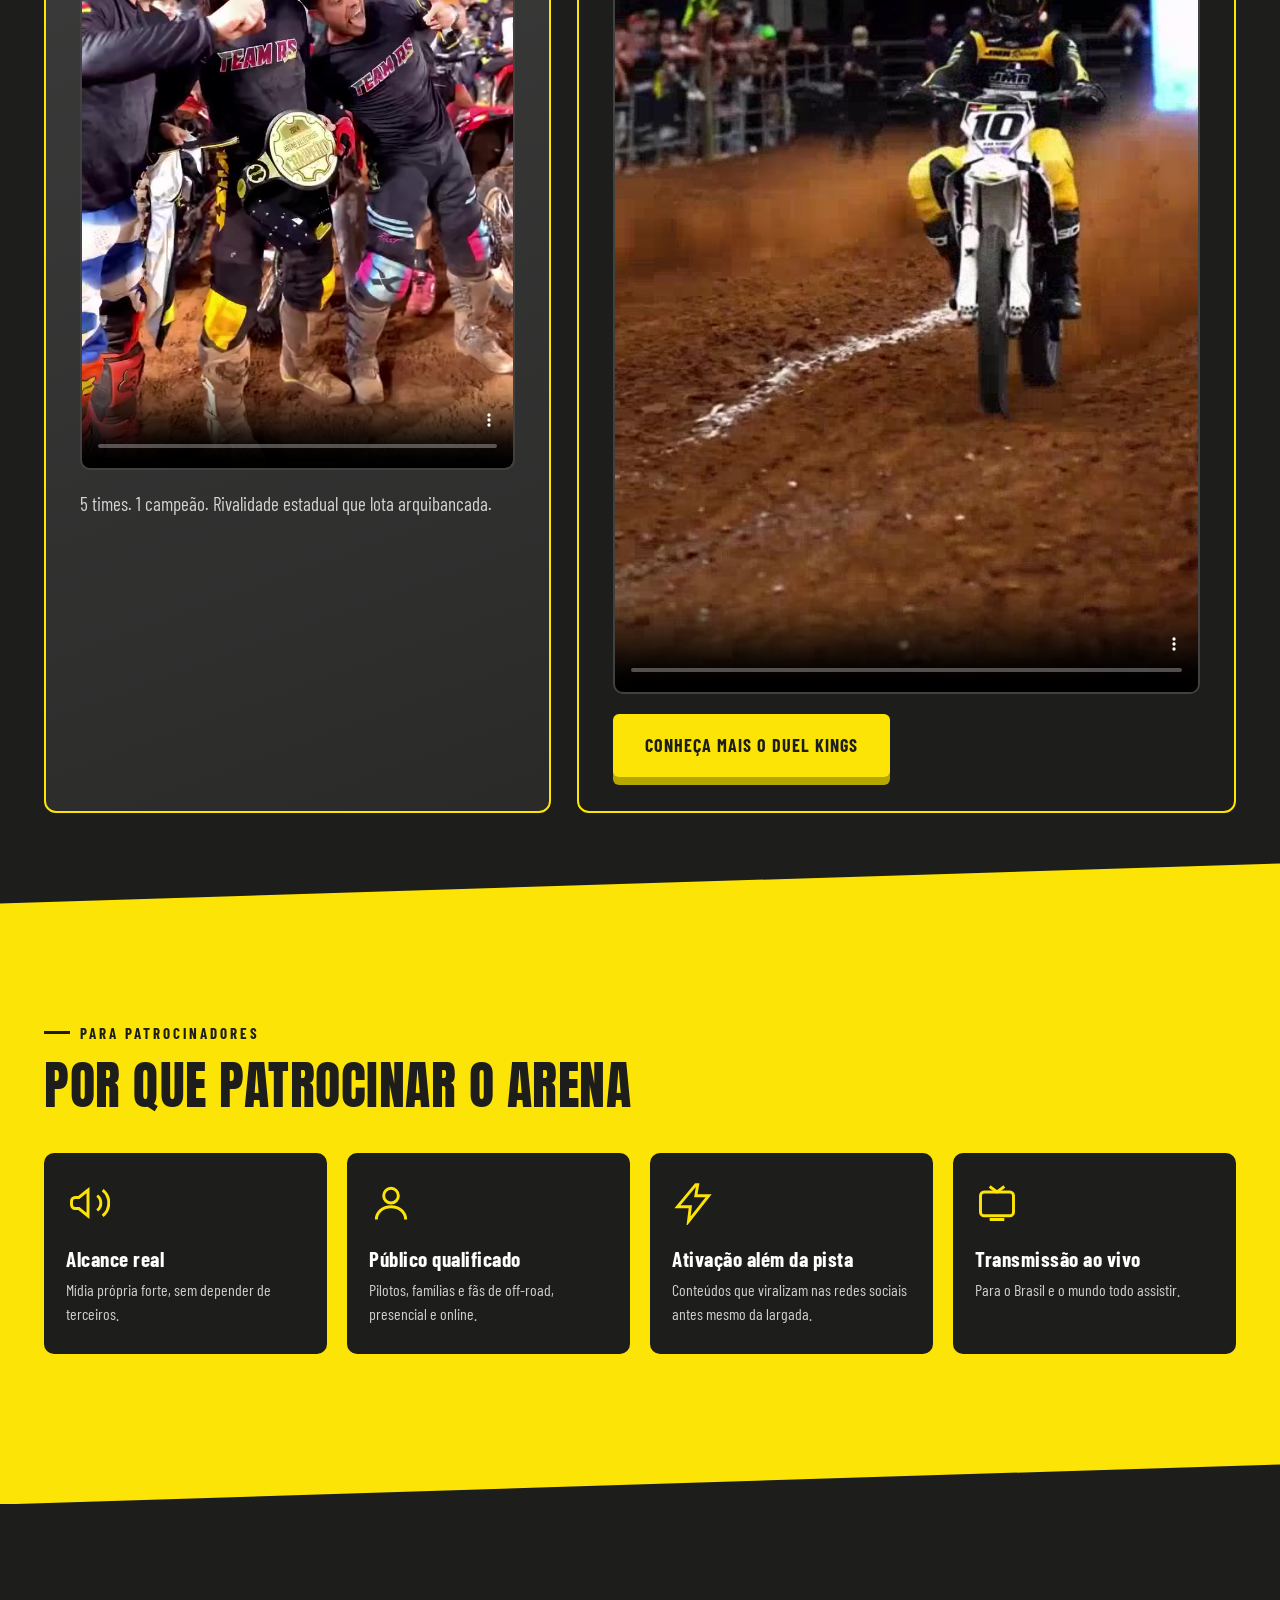
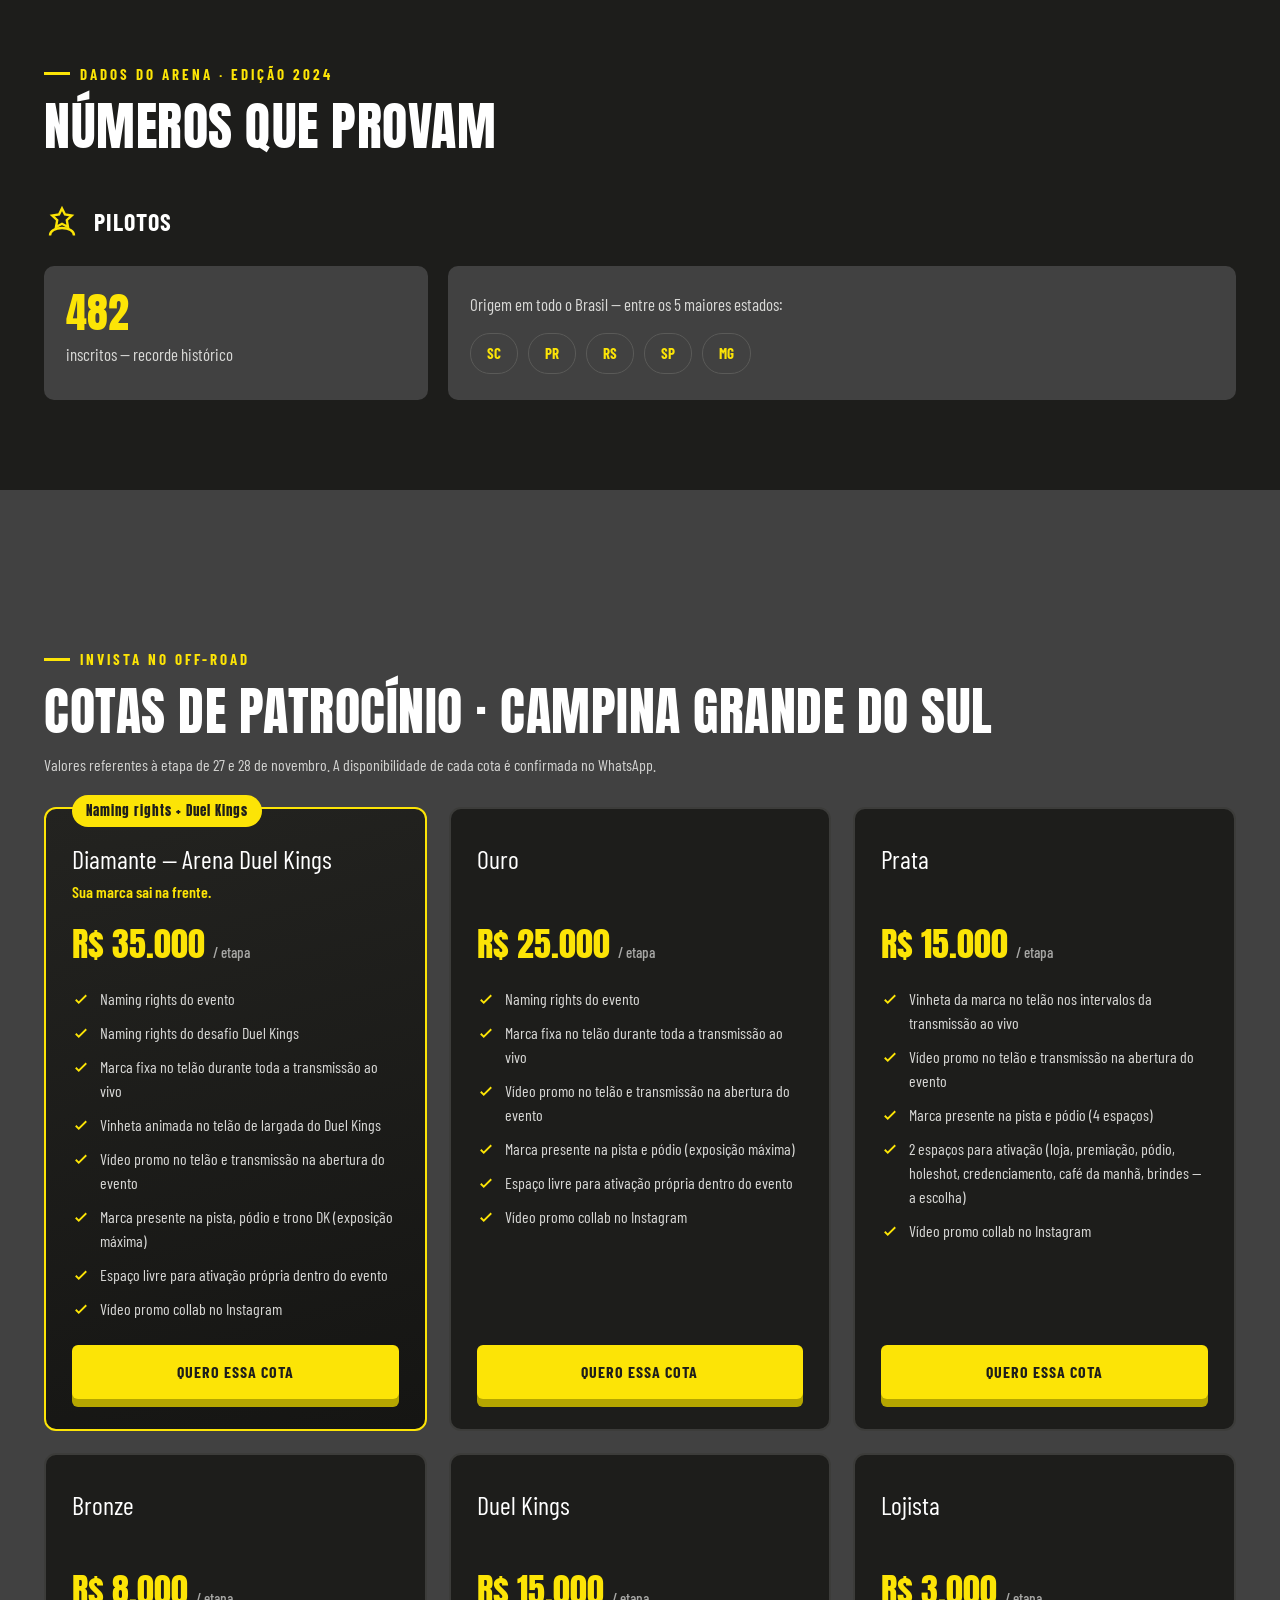
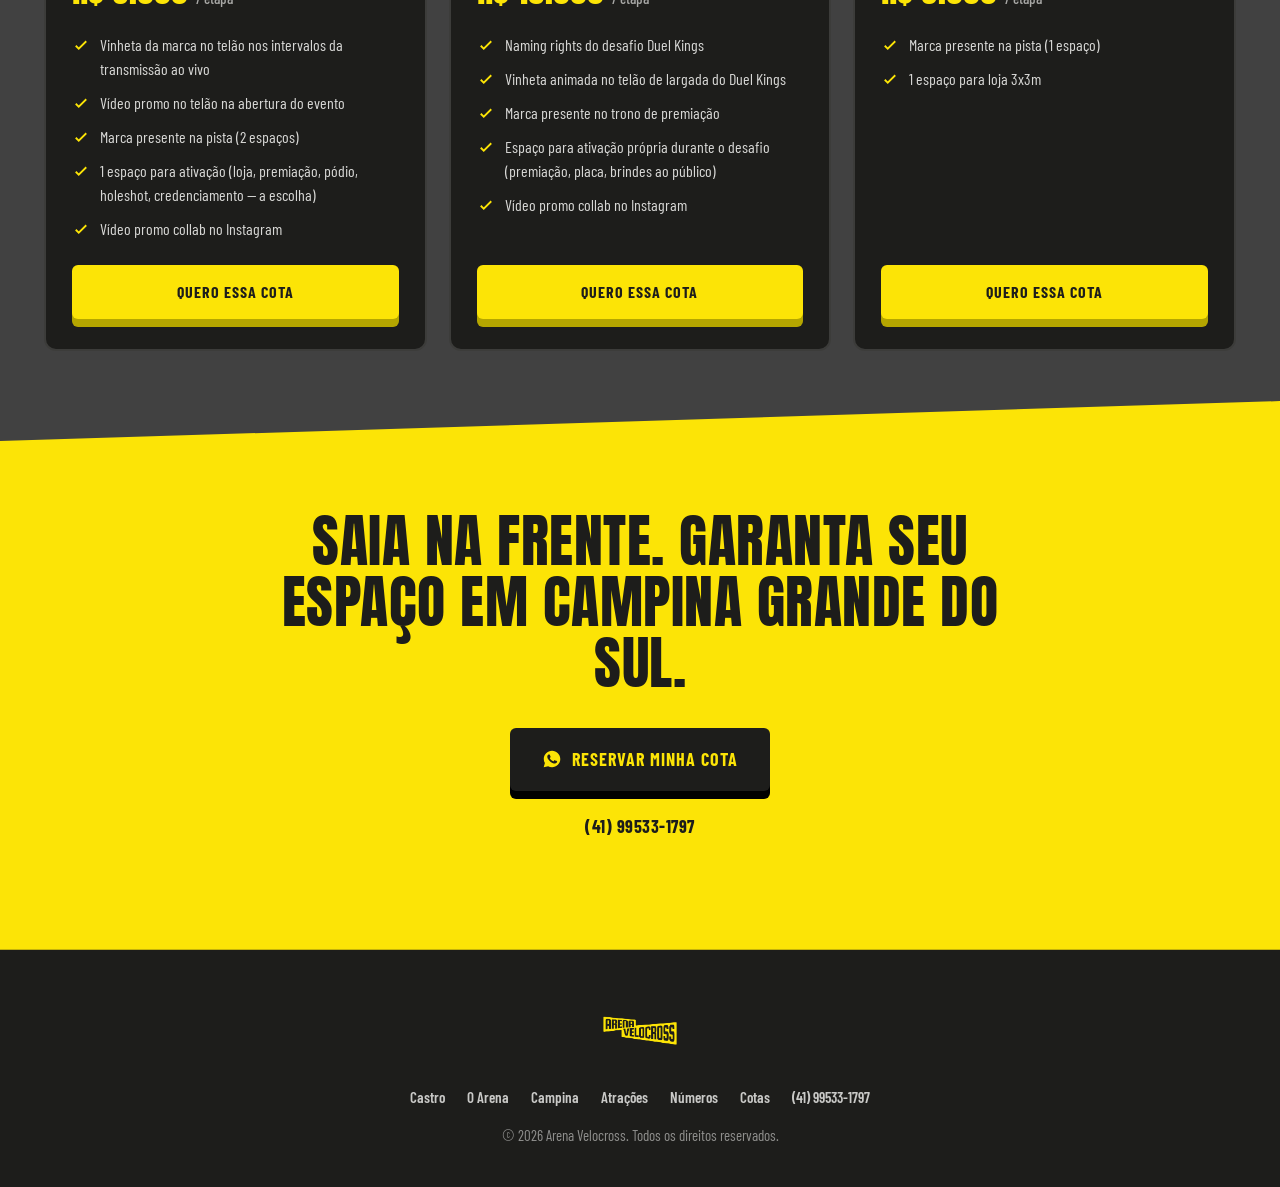
<file: patrocinadores-cgs/index.html>
<!DOCTYPE html>
<html lang="pt-BR">
<head>
<meta charset="UTF-8">
<meta name="viewport" content="width=device-width, initial-scale=1.0">
<title>Arena Velocross Campina</title>
<meta name="robots" content="noindex">
<link rel="icon" href="../assets/img/logo-arena.png">
<link rel="preconnect" href="https://fonts.googleapis.com">
<link rel="preconnect" href="https://fonts.gstatic.com" crossorigin>
<link href="https://fonts.googleapis.com/css2?family=Anton&family=Barlow+Condensed:wght@400;500;600;700;800&display=swap" rel="stylesheet">
<link rel="stylesheet" href="../css/style.css">
<link rel="stylesheet" href="../css/patrocinadores-cgs.css">
</head>
<body>

<a class="whats-float" href="https://wa.me/5541995331797?text=Ol%C3%A1!%20Quero%20saber%20mais%20sobre%20as%20cotas%20de%20patroc%C3%ADnio%20do%20Arena%20Velocross%202026%20%E2%80%93%20etapa%20Campina%20Grande%20do%20Sul." target="_blank" rel="noopener" aria-label="Falar no WhatsApp">
  <svg viewBox="0 0 24 24" fill="currentColor"><path d="M12.04 2C6.58 2 2.13 6.45 2.13 11.91c0 1.75.46 3.45 1.32 4.95L2.05 22l5.28-1.38a9.9 9.9 0 0 0 4.71 1.2h.01c5.46 0 9.9-4.45 9.9-9.91C21.95 6.45 17.5 2 12.04 2zm5.8 14.02c-.24.68-1.4 1.3-1.93 1.38-.5.08-1.12.11-1.8-.12-.42-.14-.96-.32-1.65-.62-2.9-1.25-4.8-4.17-4.94-4.36-.14-.19-1.18-1.57-1.18-3 0-1.42.75-2.12 1.02-2.41.27-.29.58-.36.78-.36.2 0 .39 0 .56.01.18.01.42-.07.65.5.24.58.82 2.01.89 2.16.07.15.12.32.02.51-.1.19-.15.3-.29.46-.15.16-.31.36-.44.48-.15.14-.3.3-.13.58.17.29.76 1.25 1.63 2.02 1.12 1 2.06 1.31 2.36 1.46.29.14.46.12.63-.07.17-.19.72-.84.92-1.13.19-.29.39-.24.65-.14.27.1 1.69.8 1.98.94.29.15.48.22.55.34.07.13.07.73-.17 1.41z"/></svg>
</a>

<header id="siteHeader">
  <div class="wrap header-inner">
    <a href="#topo" class="header-logo"><img src="../assets/img/logo-arena.png" alt="Arena Velocross"></a>
    <nav class="mainnav">
      <a href="#castro">Castro</a>
      <a href="#arena">O Arena</a>
      <a href="#etapas">Campina</a>
      <a href="#atracoes">Atrações</a>
      <a href="#numeros">Números</a>
      <a href="#cotas">Cotas</a>
    </nav>
    <div class="header-cta">
      <a class="btn btn-yellow" href="https://wa.me/5541995331797?text=Ol%C3%A1!%20Quero%20saber%20mais%20sobre%20as%20cotas%20de%20patroc%C3%ADnio%20do%20Arena%20Velocross%202026%20%E2%80%93%20etapa%20Campina%20Grande%20do%20Sul." target="_blank" rel="noopener">
        <svg viewBox="0 0 24 24" fill="currentColor"><path d="M12.04 2C6.58 2 2.13 6.45 2.13 11.91c0 1.75.46 3.45 1.32 4.95L2.05 22l5.28-1.38a9.9 9.9 0 0 0 4.71 1.2h.01c5.46 0 9.9-4.45 9.9-9.91C21.95 6.45 17.5 2 12.04 2zm5.8 14.02c-.24.68-1.4 1.3-1.93 1.38-.5.08-1.12.11-1.8-.12-.42-.14-.96-.32-1.65-.62-2.9-1.25-4.8-4.17-4.94-4.36-.14-.19-1.18-1.57-1.18-3 0-1.42.75-2.12 1.02-2.41.27-.29.58-.36.78-.36.2 0 .39 0 .56.01.18.01.42-.07.65.5.24.58.82 2.01.89 2.16.07.15.12.32.02.51-.1.19-.15.3-.29.46-.15.16-.31.36-.44.48-.15.14-.3.3-.13.58.17.29.76 1.25 1.63 2.02 1.12 1 2.06 1.31 2.36 1.46.29.14.46.12.63-.07.17-.19.72-.84.92-1.13.19-.29.39-.24.65-.14.27.1 1.69.8 1.98.94.29.15.48.22.55.34.07.13.07.73-.17 1.41z"/></svg>
        <span class="txt">WhatsApp</span>
      </a>
      <button class="burger" id="burgerBtn" aria-label="Menu"><span></span><span></span><span></span></button>
    </div>
  </div>
</header>

<!-- 1. HERO -->
<section class="hero" id="topo">
  <div class="wrap hero-content">
    <img src="../assets/img/logo-arena.png" alt="Arena Velocross" class="hero-logo">
    <h1>A maior arena coberta da América Latina, <span>com a sua marca em 27 e 28 de novembro.</span></h1>
    <p class="lead">Etapa final do Arena Velocross em Campina Grande do Sul. Veja o que as marcas levaram de Castro e escolha sua cota.</p>
    <div class="hero-actions">
      <a href="https://wa.me/5541995331797?text=Ol%C3%A1!%20Quero%20saber%20mais%20sobre%20as%20cotas%20de%20patroc%C3%ADnio%20do%20Arena%20Velocross%202026%20%E2%80%93%20etapa%20Campina%20Grande%20do%20Sul." target="_blank" rel="noopener" class="btn btn-yellow">Reservar minha cota</a>
    </div>
  </div>
  <div class="scroll-cue">
    <span>role</span>
    <svg viewBox="0 0 24 24" fill="none" stroke="currentColor" stroke-width="2"><path d="M12 5v14M5 12l7 7 7-7"/></svg>
  </div>
</section>

<!-- 2. RESULTADOS CASTRO -->
<section class="section" id="castro">
  <div class="wrap">
    <div class="reveal">
      <div class="eyebrow">Etapa 1 · Castro/PR · 25 e 26 de setembro</div>
      <h2 class="section-title">O que as marcas levaram de Castro</h2>
      <p class="lead">Arena Velocross e Duel Kings no mesmo fim de semana, com alcance medido no Instagram e no YouTube.</p>
    </div>
    <div class="castro-layout">
      <div class="castro-stats reveal">
        <div class="stat-card wide">
          <span class="stat-tag">100% orgânico · últimos 30 dias</span>
          <div class="stat-num xl">3.228.605</div>
          <div class="stat-label">contas alcançadas no Instagram, sem um real em anúncio pago</div>
        </div>
        <div class="stat-card"><div class="stat-num">79.620</div><div class="stat-label">espectadores nas duas transmissões ao vivo</div></div>
        <div class="stat-card"><div class="stat-num">≈10 mil</div><div class="stat-label">pessoas no Parque Dário Macedo, em Castro/PR</div></div>
        <div class="stat-card"><div class="stat-num">340</div><div class="stat-label">pilotos inscritos no Arena Velocross</div></div>
        <div class="stat-card"><div class="stat-num">97</div><div class="stat-label">participantes no Duel Kings</div></div>
      </div>
      <div class="video-frame reveal">
        <span class="video-label">Drone · Castro/PR</span>
        <video controls preload="none" poster="../assets/img/poster-drone.jpg" playsinline>
          <source src="../assets/video/drone-castro.mp4" type="video/mp4">
        </video>
      </div>
    </div>
    <div class="lives reveal">
      <div class="live-card">
        <h4>Arena Velocross · Castro</h4>
        <div class="stat-num">60.468</div>
        <div class="stat-label">espectadores na transmissão ao vivo</div>
        <a class="btn btn-outline" href="https://www.youtube.com/watch?v=S2V15KL8vbk" target="_blank" rel="noopener">Assistir à transmissão</a>
      </div>
      <div class="live-card">
        <h4>Duel Kings · Castro</h4>
        <div class="stat-num">19.152</div>
        <div class="stat-label">espectadores na transmissão ao vivo</div>
        <a class="btn btn-outline" href="https://www.youtube.com/watch?v=VwUtRz4wdS0" target="_blank" rel="noopener">Assistir à transmissão</a>
      </div>
    </div>
  </div>
</section>

<!-- 3. O ARENA -->
<section class="section" id="arena">
  <div class="wrap arena-grid">
    <div class="reveal">
      <div class="eyebrow">Desde 2011</div>
      <h2 class="section-title">O Arena</h2>
      <p class="lead">Desde 2011, o evento que o esporte off-road espera o ano todo.</p>
      <div class="arena-cards">
        <div class="feat-card">
          <svg class="ic" viewBox="0 0 24 24" fill="none" stroke="currentColor" stroke-width="1.6"><path d="M3 21h18M5 21V10l7-6 7 6v11M9 21v-6h6v6"/></svg>
          <div>
            <h4>Maior arena coberta da América Latina</h4>
            <p>Em Campina Grande do Sul (PR), uma estrutura sem igual no continente.</p>
          </div>
        </div>
        <div class="feat-card">
          <svg class="ic" viewBox="0 0 24 24" fill="none" stroke="currentColor" stroke-width="1.6"><circle cx="12" cy="8" r="3.5"/><path d="M5 21c0-3.5 3-6 7-6s7 2.5 7 6"/></svg>
          <div>
            <h4>Estrutura para +5 mil pessoas</h4>
            <p>Arquibancada, camarotes com visão privilegiada, restaurante, stands e boxes de acampamento.</p>
          </div>
        </div>
        <div class="feat-card">
          <svg class="ic" viewBox="0 0 24 24" fill="none" stroke="currentColor" stroke-width="1.6"><path d="M8 21h8M12 17v4M7 4h10v4a5 5 0 0 1-10 0V4zM3 5h4v3a4 4 0 0 1-4-4V5zM21 5h-4v3a4 4 0 0 0 4-4V5z"/></svg>
          <div>
            <h4>Chancelado pela CBM</h4>
            <p>Resultado que vale título nacional.</p>
          </div>
        </div>
        <div class="feat-card">
          <svg class="ic" viewBox="0 0 24 24" fill="none" stroke="currentColor" stroke-width="1.6"><circle cx="7" cy="17" r="3"/><circle cx="17" cy="17" r="3"/><path d="M9 17h4l3-9h3M7 14l3-7h3l2 4"/></svg>
          <div>
            <h4>Onde motocross e velocross se encontram</h4>
            <p>Dentro e fora da pista, as duas modalidades se cruzam.</p>
          </div>
        </div>
      </div>
      <p class="punchline">Não é uma prova. É um espetáculo.</p>
    </div>
    <div class="video-frame reveal">
      <span class="video-label">After Movie 2023</span>
      <video controls preload="none" poster="../assets/img/foto1.jpg" playsinline>
        <source src="../assets/video/after-movie-web.mp4" type="video/mp4">
      </video>
    </div>
    <div class="video-frame-small reveal">
      <span class="video-label">Bastidores</span>
      <video controls preload="none" poster="../assets/img/foto3.jpg" playsinline>
        <source src="../assets/video/bastidores.mp4" type="video/mp4">
      </video>
    </div>
  </div>
</section>

<!-- 3. ETAPAS -->
<section class="section" id="etapas">
  <div class="wrap">
    <div class="reveal">
      <div class="eyebrow">Calendário 2026</div>
      <h2 class="section-title">Etapa final: Campina Grande do Sul</h2>
    </div>
    <div class="etapas-layout">
      <div class="etapas-col reveal">
        <div class="etapas-grid">
          <div class="etapa-card">
            <span class="tag">Etapa 1</span>
            <div class="num">01</div>
            <div class="date">25 e 26 de setembro</div>
            <div class="place">
              <svg viewBox="0 0 24 24" fill="none" stroke="currentColor" stroke-width="1.8"><path d="M12 21s7-6.5 7-12a7 7 0 1 0-14 0c0 5.5 7 12 7 12z"/><circle cx="12" cy="9" r="2.5"/></svg>
              Castro/PR
            </div>
          </div>
          <div class="etapa-card active">
            <span class="tag">Etapa 2 · A próxima</span>
            <div class="num">02</div>
            <div class="date">27 e 28 de novembro</div>
            <div class="place">
              <svg viewBox="0 0 24 24" fill="none" stroke="currentColor" stroke-width="1.8"><path d="M12 21s7-6.5 7-12a7 7 0 1 0-14 0c0 5.5 7 12 7 12z"/><circle cx="12" cy="9" r="2.5"/></svg>
              Campina Grande do Sul/PR
            </div>
          </div>
        </div>
        <p class="dupla-tag">A etapa que <span>fecha a temporada.</span></p>
      </div>

      <div class="carousel-col reveal">
        <div class="carousel-wrap">
          <div class="carousel-title">O clima da arena · Campina Grande do Sul</div>
          <div class="carousel" id="fotoCarousel">
            <div class="carousel-track" id="carouselTrack">
              <div class="slide"><img src="../assets/img/foto1.jpg" alt="Arena Velocross - foto do evento" loading="lazy"></div>
              <div class="slide"><img src="../assets/img/foto3.jpg" alt="Arena Velocross - foto do evento" loading="lazy"></div>
              <div class="slide"><img src="../assets/img/foto4.jpg" alt="Arena Velocross - foto do evento" loading="lazy"></div>
              <div class="slide"><img src="../assets/img/foto5.jpg" alt="Arena Velocross - foto do evento" loading="lazy"></div>
              <div class="slide"><img src="../assets/img/foto6.jpg" alt="Arena Velocross - foto do evento" loading="lazy"></div>
              <div class="slide"><img src="../assets/img/foto7.jpg" alt="Arena Velocross - foto do evento" loading="lazy"></div>
              <div class="slide"><img src="../assets/img/foto8.jpg" alt="Arena Velocross - foto do evento" loading="lazy"></div>
            </div>
            <div class="carousel-arrows">
              <button id="prevBtn" aria-label="Anterior"><svg viewBox="0 0 24 24" fill="none" stroke="currentColor" stroke-width="2.4"><path d="M15 18l-6-6 6-6"/></svg></button>
              <button id="nextBtn" aria-label="Próxima"><svg viewBox="0 0 24 24" fill="none" stroke="currentColor" stroke-width="2.4"><path d="M9 18l6-6-6-6"/></svg></button>
            </div>
          </div>
          <div class="carousel-dots" id="carouselDots"></div>
        </div>
      </div>
    </div>
  </div>
</section>

<!-- 4. ATRACOES -->
<section class="section" id="atracoes">
  <div class="wrap">
    <div class="reveal">
      <div class="eyebrow">Além da pista</div>
      <h2 class="section-title">Mais que categorias: verdadeiras atrações</h2>
      <p class="lead">Além das 15 categorias de velocross, o Arena reúne atrações exclusivas que geram expectativa nacional.</p>
    </div>
    <div class="atracoes-grid">
      <div class="attr-card nacnac reveal">
        <span class="vs-big">VS</span>
        <div class="sub">Desafio dos Estados</div>
        <h3>NACNAC</h3>
        <div class="states-row">
          <span class="state-chip">SC</span>
          <span class="state-chip">PR</span>
          <span class="state-chip">RS</span>
          <span class="state-chip">SP</span>
          <span class="state-chip">MG</span>
        </div>
        <div class="duel-video">
          <video controls preload="none" poster="../assets/img/poster-nacnac.jpg" playsinline>
            <source src="../assets/video/nacnac.mp4" type="video/mp4">
          </video>
        </div>
        <p class="desc">5 times. 1 campeão. Rivalidade estadual que lota arquibancada.</p>
      </div>
      <div class="duel-card reveal">
        <div class="duel-top">
          <img src="../assets/img/logo-duelkings.png" alt="Duel Kings">
          <div>
            <div class="sub" style="margin-bottom:2px;">Arrancada de motocross</div>
            <h3 style="font-size:26px;">Duel Kings</h3>
          </div>
        </div>
        <p class="desc">Arrancada de motocross que coroa o Rei da Reta: velocidade pura, cara a cara.</p>
        <div class="duel-video">
          <video controls preload="none" poster="../assets/img/poster-duelkings.jpg" playsinline>
            <source src="../assets/video/duelkings-holeshot-web.mp4" type="video/mp4">
          </video>
        </div>
        <a href="#cota-duelkings" class="btn btn-yellow" style="align-self:flex-start;">Conheça mais o Duel Kings</a>
      </div>
    </div>
  </div>
</section>

<!-- 5. POR QUE PATROCINAR -->
<section class="section" id="porque">
  <div class="wrap">
    <div class="reveal">
      <div class="eyebrow">Para patrocinadores</div>
      <h2 class="section-title">Por que patrocinar o Arena</h2>
    </div>
    <div class="porque-grid">
      <div class="porque-card reveal">
        <svg class="ic" viewBox="0 0 24 24" fill="none" stroke="currentColor" stroke-width="1.6"><path d="M3 11v2a2 2 0 0 0 2 2h2l5 4V5L7 9H5a2 2 0 0 0-2 2zM17 8a5 5 0 0 1 0 8M20 5a9 9 0 0 1 0 14"/></svg>
        <h4>Alcance real</h4>
        <p>Mídia própria forte, sem depender de terceiros.</p>
      </div>
      <div class="porque-card reveal">
        <svg class="ic" viewBox="0 0 24 24" fill="none" stroke="currentColor" stroke-width="1.6"><circle cx="12" cy="8" r="4"/><path d="M4 21c0-4 3.5-7 8-7s8 3 8 7"/></svg>
        <h4>Público qualificado</h4>
        <p>Pilotos, famílias e fãs de off-road, presencial e online.</p>
      </div>
      <div class="porque-card reveal">
        <svg class="ic" viewBox="0 0 24 24" fill="none" stroke="currentColor" stroke-width="1.6"><path d="M13 2 3 14h7l-1 8 11-14h-7l1-6z"/></svg>
        <h4>Ativação além da pista</h4>
        <p>Conteúdos que viralizam nas redes sociais antes mesmo da largada.</p>
      </div>
      <div class="porque-card reveal">
        <svg class="ic" viewBox="0 0 24 24" fill="none" stroke="currentColor" stroke-width="1.6"><rect x="3" y="6" width="18" height="13" rx="2"/><path d="M8 3l4 3 4-3M8 21h8"/></svg>
        <h4>Transmissão ao vivo</h4>
        <p>Para o Brasil e o mundo todo assistir.</p>
      </div>
    </div>
  </div>
</section>

<!-- 6. NUMEROS -->
<section class="section" id="numeros">
  <div class="wrap">
    <div class="reveal" style="margin-bottom:50px;">
      <div class="eyebrow">Dados do Arena · edição 2024</div>
      <h2 class="section-title">Números que provam</h2>
    </div>

    <div class="numeros-block reveal" style="margin-bottom:0;">
      <div class="numeros-block-head">
        <svg class="ic" viewBox="0 0 24 24" fill="none" stroke="currentColor" stroke-width="1.6"><path d="M12 3l2 4 4.5.7-3.3 3.1.8 4.5L12 13.2 8 15.3l.8-4.5-3.3-3.1L10 7l2-4z"/><path d="M4 21c0-3 3.5-5 8-5s8 2 8 5"/></svg>
        <h3>Pilotos</h3>
      </div>
      <div class="stat-row">
        <div class="stat-card"><div class="stat-num">482</div><div class="stat-label">inscritos — recorde histórico</div></div>
        <div class="stat-card" style="grid-column:span 2;">
          <div class="stat-label" style="margin-top:0;margin-bottom:10px;">Origem em todo o Brasil — entre os 5 maiores estados:</div>
          <div class="origem-row">
            <span class="origem-chip"><b>SC</b></span>
            <span class="origem-chip"><b>PR</b></span>
            <span class="origem-chip"><b>RS</b></span>
            <span class="origem-chip"><b>SP</b></span>
            <span class="origem-chip"><b>MG</b></span>
          </div>
        </div>
      </div>
    </div>
  </div>
</section>

<!-- 7. COTAS -->
<section class="section" id="cotas">
  <div class="wrap">
    <div class="reveal">
      <div class="eyebrow">Invista no off-road</div>
      <h2 class="section-title">Cotas de patrocínio · Campina Grande do Sul</h2>
      <p class="cotas-note">Valores referentes à etapa de 27 e 28 de novembro. A disponibilidade de cada cota é confirmada no WhatsApp.</p>
    </div>

    <div class="cotas-grid">

      <div class="cota-card featured reveal" id="cota-duelkings">
        <span class="cota-badge">Naming rights + Duel Kings</span>
        <div class="cota-name">Diamante — Arena Duel Kings</div>
        <div class="cota-tagline">Sua marca sai na frente.</div>
        <div class="cota-price">R$ 35.000 <small>/ etapa</small></div>
        <ul class="cota-list">
          <li><svg viewBox="0 0 24 24" fill="none" stroke="currentColor" stroke-width="2.4"><path d="M5 13l4 4L19 7"/></svg>Naming rights do evento</li>
          <li><svg viewBox="0 0 24 24" fill="none" stroke="currentColor" stroke-width="2.4"><path d="M5 13l4 4L19 7"/></svg>Naming rights do desafio Duel Kings</li>
          <li><svg viewBox="0 0 24 24" fill="none" stroke="currentColor" stroke-width="2.4"><path d="M5 13l4 4L19 7"/></svg>Marca fixa no telão durante toda a transmissão ao vivo</li>
          <li><svg viewBox="0 0 24 24" fill="none" stroke="currentColor" stroke-width="2.4"><path d="M5 13l4 4L19 7"/></svg>Vinheta animada no telão de largada do Duel Kings</li>
          <li><svg viewBox="0 0 24 24" fill="none" stroke="currentColor" stroke-width="2.4"><path d="M5 13l4 4L19 7"/></svg>Vídeo promo no telão e transmissão na abertura do evento</li>
          <li><svg viewBox="0 0 24 24" fill="none" stroke="currentColor" stroke-width="2.4"><path d="M5 13l4 4L19 7"/></svg>Marca presente na pista, pódio e trono DK (exposição máxima)</li>
          <li><svg viewBox="0 0 24 24" fill="none" stroke="currentColor" stroke-width="2.4"><path d="M5 13l4 4L19 7"/></svg>Espaço livre para ativação própria dentro do evento</li>
          <li><svg viewBox="0 0 24 24" fill="none" stroke="currentColor" stroke-width="2.4"><path d="M5 13l4 4L19 7"/></svg>Vídeo promo collab no Instagram</li>
        </ul>
        <a class="btn btn-yellow" target="_blank" rel="noopener" href="https://wa.me/5541995331797?text=Ol%C3%A1!%20Tenho%20interesse%20na%20Cota%20Diamante%20%E2%80%93%20Arena%20Duel%20Kings%20do%20Arena%20Velocross%202026%20%E2%80%93%20etapa%20Campina%20Grande%20do%20Sul.">Quero essa cota</a>
      </div>

      <div class="cota-card reveal">
        <div class="cota-name">Ouro</div>
        <div class="cota-tagline">&nbsp;</div>
        <div class="cota-price">R$ 25.000 <small>/ etapa</small></div>
        <ul class="cota-list">
          <li><svg viewBox="0 0 24 24" fill="none" stroke="currentColor" stroke-width="2.4"><path d="M5 13l4 4L19 7"/></svg>Naming rights do evento</li>
          <li><svg viewBox="0 0 24 24" fill="none" stroke="currentColor" stroke-width="2.4"><path d="M5 13l4 4L19 7"/></svg>Marca fixa no telão durante toda a transmissão ao vivo</li>
          <li><svg viewBox="0 0 24 24" fill="none" stroke="currentColor" stroke-width="2.4"><path d="M5 13l4 4L19 7"/></svg>Vídeo promo no telão e transmissão na abertura do evento</li>
          <li><svg viewBox="0 0 24 24" fill="none" stroke="currentColor" stroke-width="2.4"><path d="M5 13l4 4L19 7"/></svg>Marca presente na pista e pódio (exposição máxima)</li>
          <li><svg viewBox="0 0 24 24" fill="none" stroke="currentColor" stroke-width="2.4"><path d="M5 13l4 4L19 7"/></svg>Espaço livre para ativação própria dentro do evento</li>
          <li><svg viewBox="0 0 24 24" fill="none" stroke="currentColor" stroke-width="2.4"><path d="M5 13l4 4L19 7"/></svg>Vídeo promo collab no Instagram</li>
        </ul>
        <a class="btn btn-yellow" target="_blank" rel="noopener" href="https://wa.me/5541995331797?text=Ol%C3%A1!%20Tenho%20interesse%20na%20Cota%20Ouro%20do%20Arena%20Velocross%202026%20%E2%80%93%20etapa%20Campina%20Grande%20do%20Sul.">Quero essa cota</a>
      </div>

      <div class="cota-card reveal">
        <div class="cota-name">Prata</div>
        <div class="cota-tagline">&nbsp;</div>
        <div class="cota-price">R$ 15.000 <small>/ etapa</small></div>
        <ul class="cota-list">
          <li><svg viewBox="0 0 24 24" fill="none" stroke="currentColor" stroke-width="2.4"><path d="M5 13l4 4L19 7"/></svg>Vinheta da marca no telão nos intervalos da transmissão ao vivo</li>
          <li><svg viewBox="0 0 24 24" fill="none" stroke="currentColor" stroke-width="2.4"><path d="M5 13l4 4L19 7"/></svg>Vídeo promo no telão e transmissão na abertura do evento</li>
          <li><svg viewBox="0 0 24 24" fill="none" stroke="currentColor" stroke-width="2.4"><path d="M5 13l4 4L19 7"/></svg>Marca presente na pista e pódio (4 espaços)</li>
          <li><svg viewBox="0 0 24 24" fill="none" stroke="currentColor" stroke-width="2.4"><path d="M5 13l4 4L19 7"/></svg>2 espaços para ativação (loja, premiação, pódio, holeshot, credenciamento, café da manhã, brindes — a escolha)</li>
          <li><svg viewBox="0 0 24 24" fill="none" stroke="currentColor" stroke-width="2.4"><path d="M5 13l4 4L19 7"/></svg>Vídeo promo collab no Instagram</li>
        </ul>
        <a class="btn btn-yellow" target="_blank" rel="noopener" href="https://wa.me/5541995331797?text=Ol%C3%A1!%20Tenho%20interesse%20na%20Cota%20Prata%20do%20Arena%20Velocross%202026%20%E2%80%93%20etapa%20Campina%20Grande%20do%20Sul.">Quero essa cota</a>
      </div>

      <div class="cota-card reveal">
        <div class="cota-name">Bronze</div>
        <div class="cota-tagline">&nbsp;</div>
        <div class="cota-price">R$ 8.000 <small>/ etapa</small></div>
        <ul class="cota-list">
          <li><svg viewBox="0 0 24 24" fill="none" stroke="currentColor" stroke-width="2.4"><path d="M5 13l4 4L19 7"/></svg>Vinheta da marca no telão nos intervalos da transmissão ao vivo</li>
          <li><svg viewBox="0 0 24 24" fill="none" stroke="currentColor" stroke-width="2.4"><path d="M5 13l4 4L19 7"/></svg>Vídeo promo no telão na abertura do evento</li>
          <li><svg viewBox="0 0 24 24" fill="none" stroke="currentColor" stroke-width="2.4"><path d="M5 13l4 4L19 7"/></svg>Marca presente na pista (2 espaços)</li>
          <li><svg viewBox="0 0 24 24" fill="none" stroke="currentColor" stroke-width="2.4"><path d="M5 13l4 4L19 7"/></svg>1 espaço para ativação (loja, premiação, pódio, holeshot, credenciamento — a escolha)</li>
          <li><svg viewBox="0 0 24 24" fill="none" stroke="currentColor" stroke-width="2.4"><path d="M5 13l4 4L19 7"/></svg>Vídeo promo collab no Instagram</li>
        </ul>
        <a class="btn btn-yellow" target="_blank" rel="noopener" href="https://wa.me/5541995331797?text=Ol%C3%A1!%20Tenho%20interesse%20na%20Cota%20Bronze%20do%20Arena%20Velocross%202026%20%E2%80%93%20etapa%20Campina%20Grande%20do%20Sul.">Quero essa cota</a>
      </div>

      <div class="cota-card reveal">
        <div class="cota-name">Duel Kings</div>
        <div class="cota-tagline">&nbsp;</div>
        <div class="cota-price">R$ 15.000 <small>/ etapa</small></div>
        <ul class="cota-list">
          <li><svg viewBox="0 0 24 24" fill="none" stroke="currentColor" stroke-width="2.4"><path d="M5 13l4 4L19 7"/></svg>Naming rights do desafio Duel Kings</li>
          <li><svg viewBox="0 0 24 24" fill="none" stroke="currentColor" stroke-width="2.4"><path d="M5 13l4 4L19 7"/></svg>Vinheta animada no telão de largada do Duel Kings</li>
          <li><svg viewBox="0 0 24 24" fill="none" stroke="currentColor" stroke-width="2.4"><path d="M5 13l4 4L19 7"/></svg>Marca presente no trono de premiação</li>
          <li><svg viewBox="0 0 24 24" fill="none" stroke="currentColor" stroke-width="2.4"><path d="M5 13l4 4L19 7"/></svg>Espaço para ativação própria durante o desafio (premiação, placa, brindes ao público)</li>
          <li><svg viewBox="0 0 24 24" fill="none" stroke="currentColor" stroke-width="2.4"><path d="M5 13l4 4L19 7"/></svg>Vídeo promo collab no Instagram</li>
        </ul>
        <a class="btn btn-yellow" target="_blank" rel="noopener" href="https://wa.me/5541995331797?text=Ol%C3%A1!%20Tenho%20interesse%20na%20Cota%20Duel%20Kings%20do%20Arena%20Velocross%202026%20%E2%80%93%20etapa%20Campina%20Grande%20do%20Sul.">Quero essa cota</a>
      </div>

      <div class="cota-card reveal">
        <div class="cota-name">Lojista</div>
        <div class="cota-tagline">&nbsp;</div>
        <div class="cota-price">R$ 3.000 <small>/ etapa</small></div>
        <ul class="cota-list">
          <li><svg viewBox="0 0 24 24" fill="none" stroke="currentColor" stroke-width="2.4"><path d="M5 13l4 4L19 7"/></svg>Marca presente na pista (1 espaço)</li>
          <li><svg viewBox="0 0 24 24" fill="none" stroke="currentColor" stroke-width="2.4"><path d="M5 13l4 4L19 7"/></svg>1 espaço para loja 3x3m</li>
        </ul>
        <a class="btn btn-yellow" target="_blank" rel="noopener" href="https://wa.me/5541995331797?text=Ol%C3%A1!%20Tenho%20interesse%20na%20Cota%20Lojista%20do%20Arena%20Velocross%202026%20%E2%80%93%20etapa%20Campina%20Grande%20do%20Sul.">Quero essa cota</a>
      </div>

    </div>
  </div>
</section>

<!-- 8. CTA FINAL -->
<section id="contato">
  <div class="wrap">
    <div class="reveal">
      <h2>Saia na frente. Garanta seu espaço em Campina Grande do Sul.</h2>
      <a class="btn btn-yellow" target="_blank" rel="noopener" href="https://wa.me/5541995331797?text=Ol%C3%A1!%20Quero%20reservar%20minha%20cota%20de%20patroc%C3%ADnio%20no%20Arena%20Velocross%202026%20%E2%80%93%20etapa%20Campina%20Grande%20do%20Sul.">
        <svg viewBox="0 0 24 24" fill="currentColor"><path d="M12.04 2C6.58 2 2.13 6.45 2.13 11.91c0 1.75.46 3.45 1.32 4.95L2.05 22l5.28-1.38a9.9 9.9 0 0 0 4.71 1.2h.01c5.46 0 9.9-4.45 9.9-9.91C21.95 6.45 17.5 2 12.04 2zm5.8 14.02c-.24.68-1.4 1.3-1.93 1.38-.5.08-1.12.11-1.8-.12-.42-.14-.96-.32-1.65-.62-2.9-1.25-4.8-4.17-4.94-4.36-.14-.19-1.18-1.57-1.18-3 0-1.42.75-2.12 1.02-2.41.27-.29.58-.36.78-.36.2 0 .39 0 .56.01.18.01.42-.07.65.5.24.58.82 2.01.89 2.16.07.15.12.32.02.51-.1.19-.15.3-.29.46-.15.16-.31.36-.44.48-.15.14-.3.3-.13.58.17.29.76 1.25 1.63 2.02 1.12 1 2.06 1.31 2.36 1.46.29.14.46.12.63-.07.17-.19.72-.84.92-1.13.19-.29.39-.24.65-.14.27.1 1.69.8 1.98.94.29.15.48.22.55.34.07.13.07.73-.17 1.41z"/></svg>
        Reservar minha cota
      </a>
      <div class="whats-number">(41) 99533-1797</div>
    </div>
  </div>
</section>

<footer>
  <div class="wrap">
    <img src="../assets/img/logo-arena.png" alt="Arena Velocross">
    <div class="foot-links">
      <a href="#castro">Castro</a>
      <a href="#arena">O Arena</a>
      <a href="#etapas">Campina</a>
      <a href="#atracoes">Atrações</a>
      <a href="#numeros">Números</a>
      <a href="#cotas">Cotas</a>
      <a href="https://wa.me/5541995331797" target="_blank" rel="noopener">(41) 99533-1797</a>
    </div>
    <div>&copy; 2026 Arena Velocross. Todos os direitos reservados.</div>
  </div>
</footer>

<script>
// Header scroll state
const header = document.getElementById('siteHeader');
window.addEventListener('scroll', () => {
  header.classList.toggle('scrolled', window.scrollY > 40);
}, {passive:true});

// Mobile menu (simple: toggles nav visibility by injecting inline styles)
const burger = document.getElementById('burgerBtn');
const nav = document.querySelector('nav.mainnav');
burger.addEventListener('click', () => {
  const open = nav.style.display === 'flex';
  nav.style.display = open ? 'none' : 'flex';
  nav.style.cssText += open ? '' : 'position:absolute;top:100%;left:0;right:0;background:#1d1d1b;flex-direction:column;padding:20px 24px;gap:16px;';
});

// Reveal on scroll
const revealEls = document.querySelectorAll('.reveal');
const io = new IntersectionObserver((entries) => {
  entries.forEach(e => {
    if (e.isIntersecting) { e.target.classList.add('in'); io.unobserve(e.target); }
  });
}, {threshold:.15});
revealEls.forEach(el => io.observe(el));

// Carousel
const track = document.getElementById('carouselTrack');
const slides = track.children;
const dotsWrap = document.getElementById('carouselDots');
let current = 0;
for (let i=0;i<slides.length;i++){
  const d = document.createElement('button');
  if(i===0) d.classList.add('active');
  d.addEventListener('click', () => goTo(i));
  dotsWrap.appendChild(d);
}
function goTo(i){
  current = (i + slides.length) % slides.length;
  track.style.transform = `translateX(-${current*100}%)`;
  [...dotsWrap.children].forEach((d,idx)=>d.classList.toggle('active', idx===current));
}
document.getElementById('nextBtn').addEventListener('click', ()=>goTo(current+1));
document.getElementById('prevBtn').addEventListener('click', ()=>goTo(current-1));
let autoplay = setInterval(()=>goTo(current+1), 5000);
document.getElementById('fotoCarousel').addEventListener('mouseenter', ()=>clearInterval(autoplay));
document.getElementById('fotoCarousel').addEventListener('mouseleave', ()=>{autoplay = setInterval(()=>goTo(current+1), 5000);});

// touch swipe
let touchStartX = 0;
track.addEventListener('touchstart', e => touchStartX = e.touches[0].clientX, {passive:true});
track.addEventListener('touchend', e => {
  const dx = e.changedTouches[0].clientX - touchStartX;
  if (Math.abs(dx) > 40) goTo(current + (dx < 0 ? 1 : -1));
}, {passive:true});
</script>
</body>
</html>

</body></html>
</file>
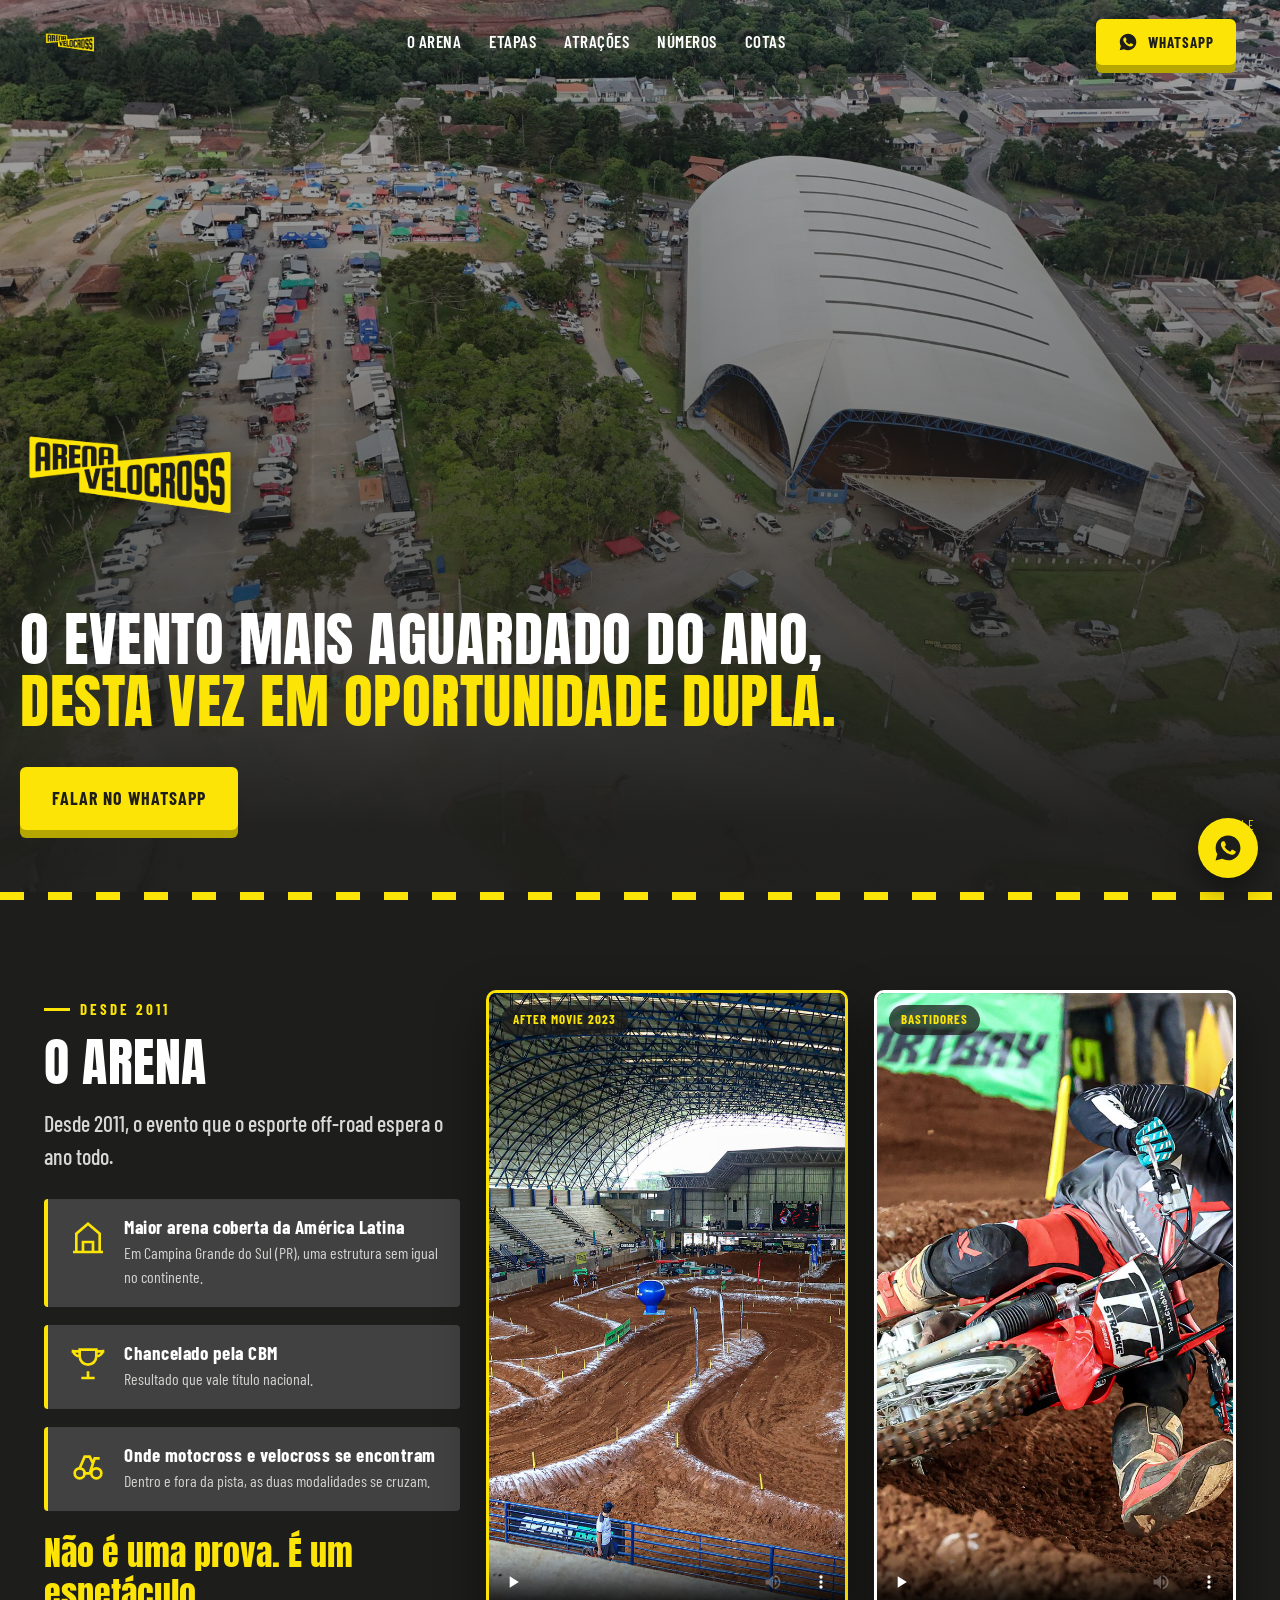
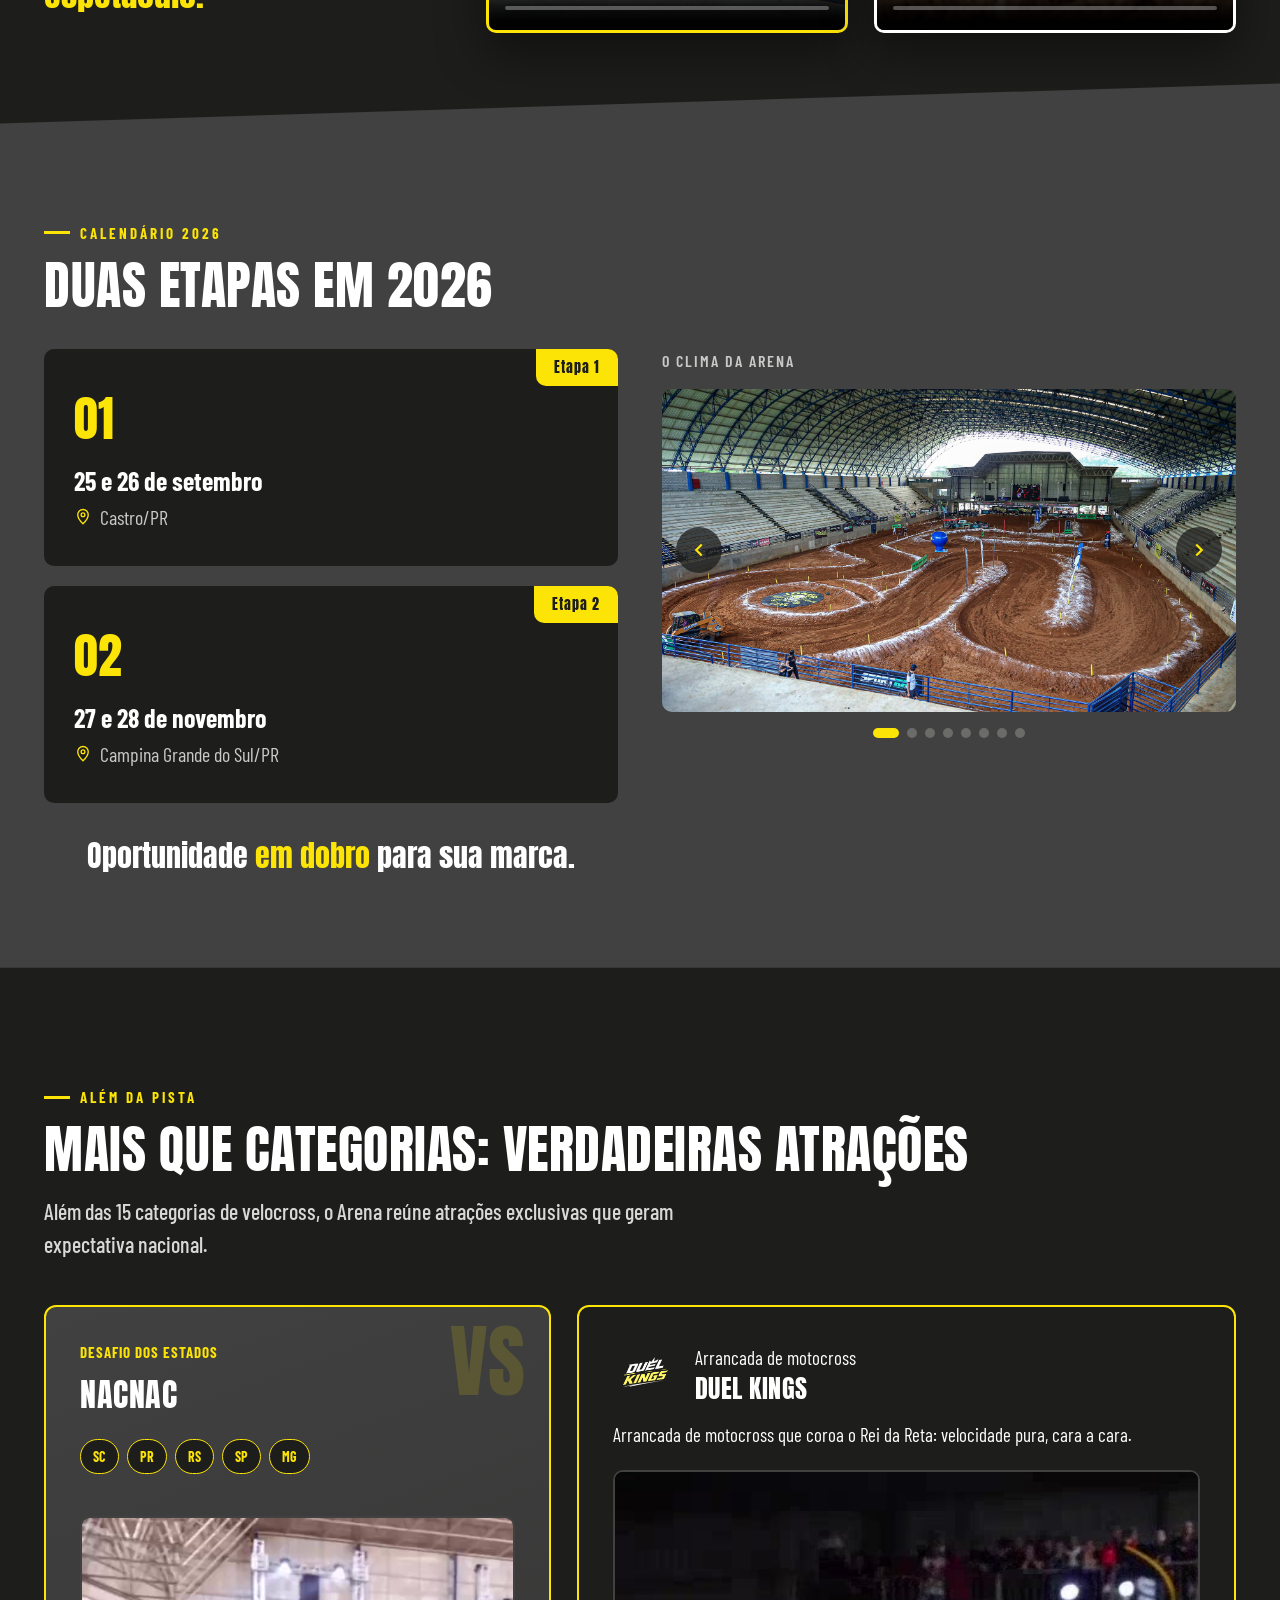
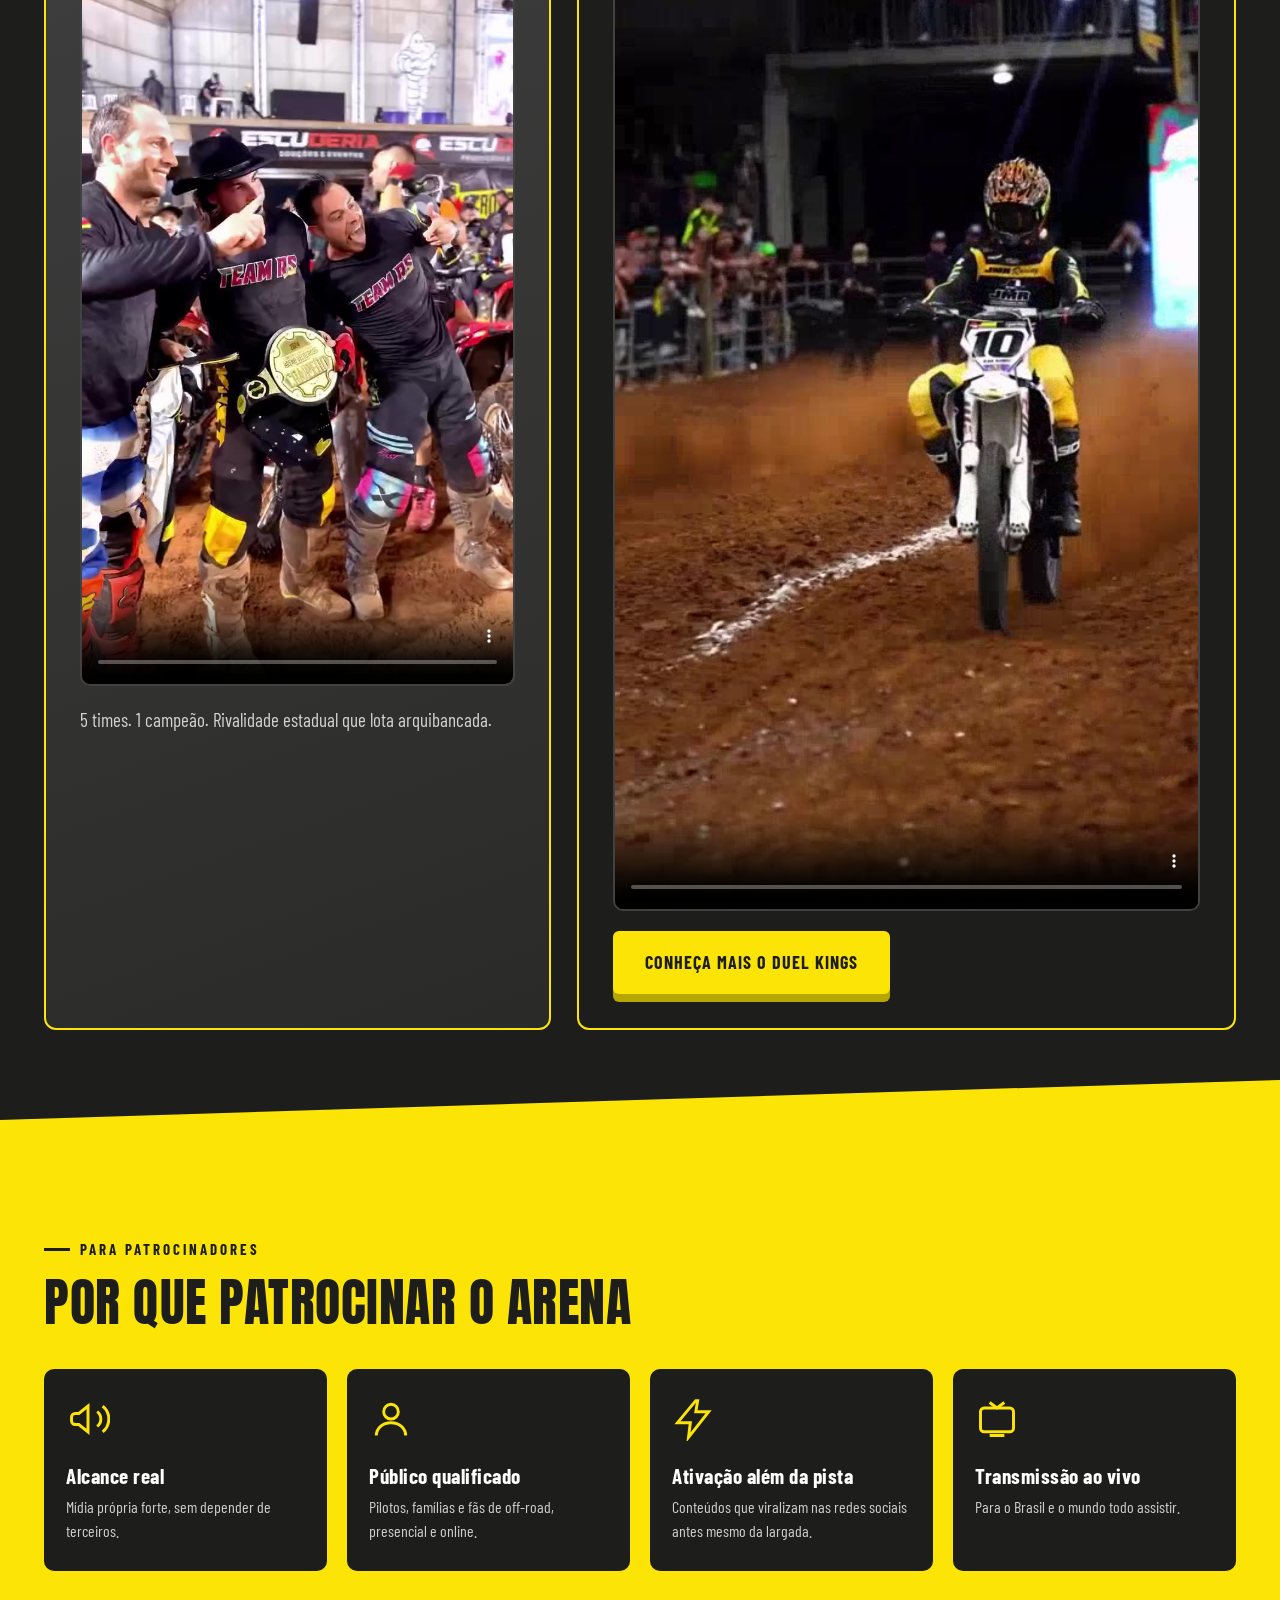
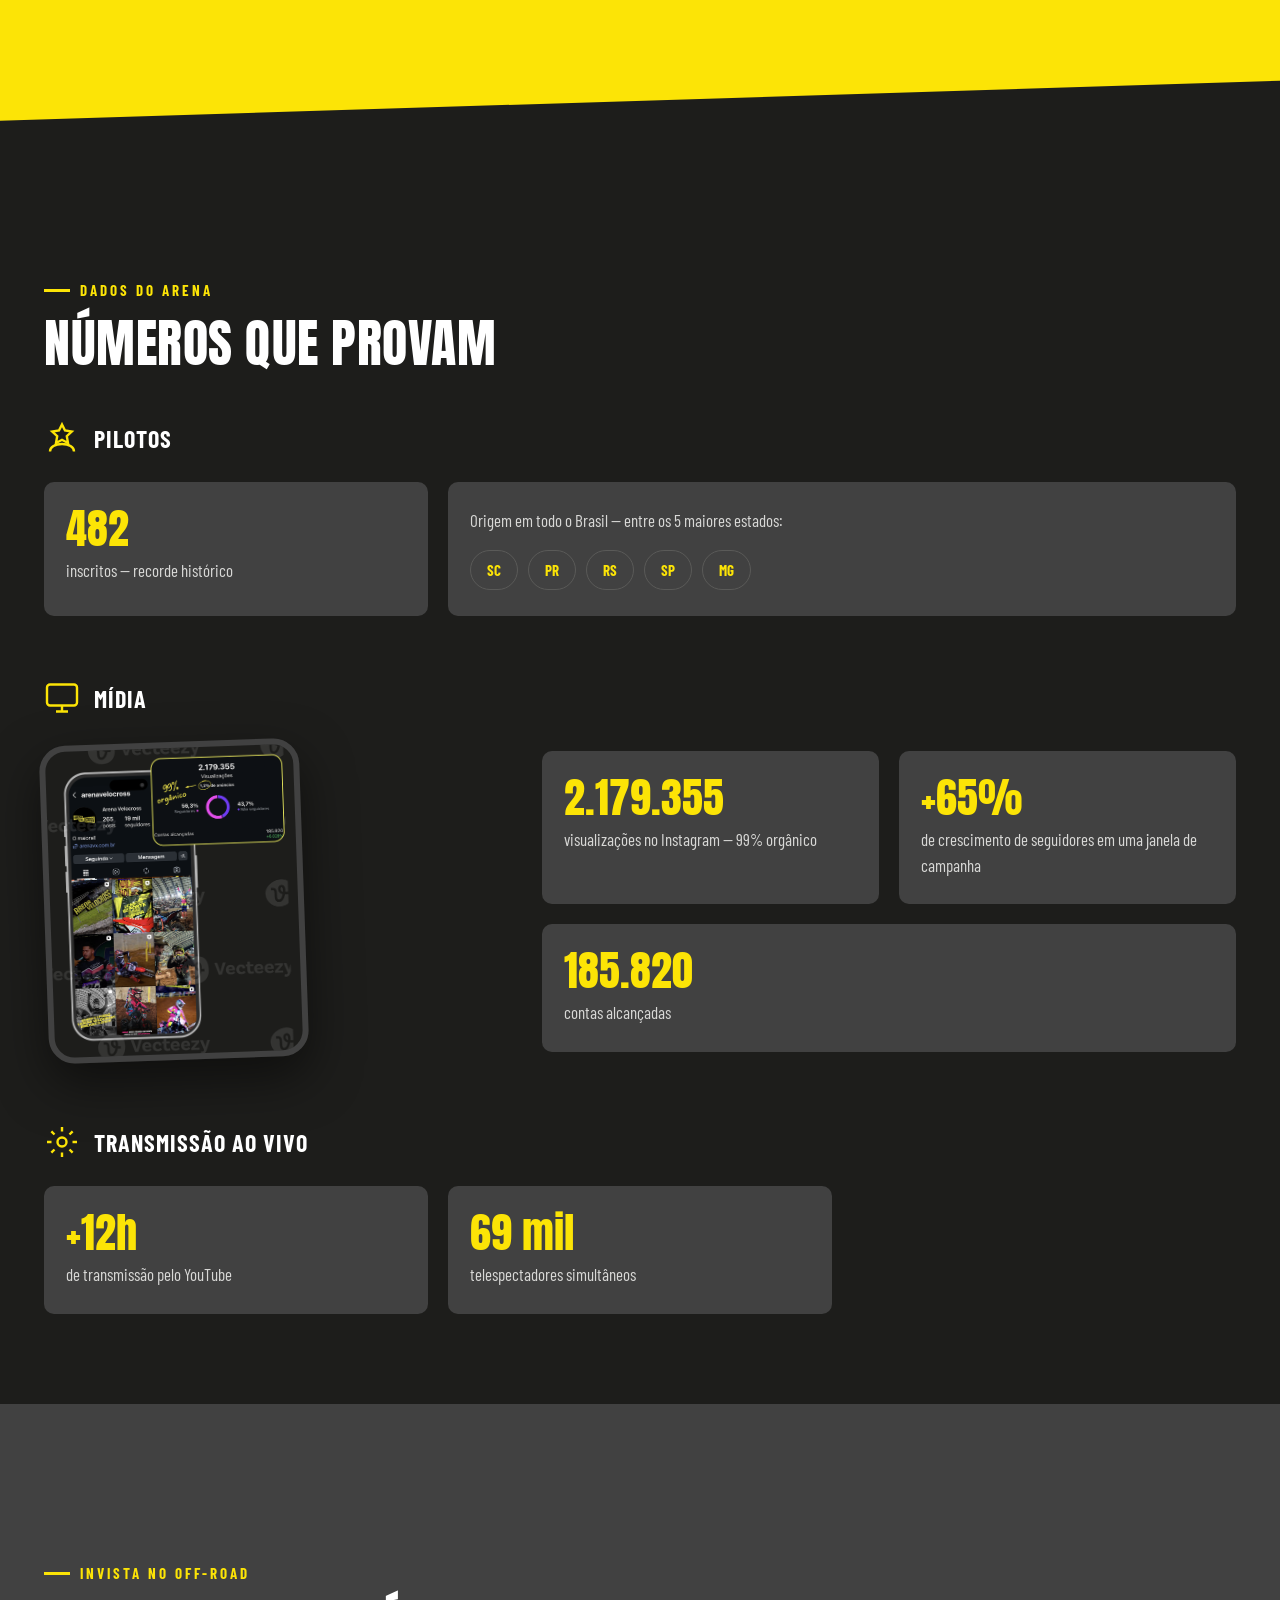
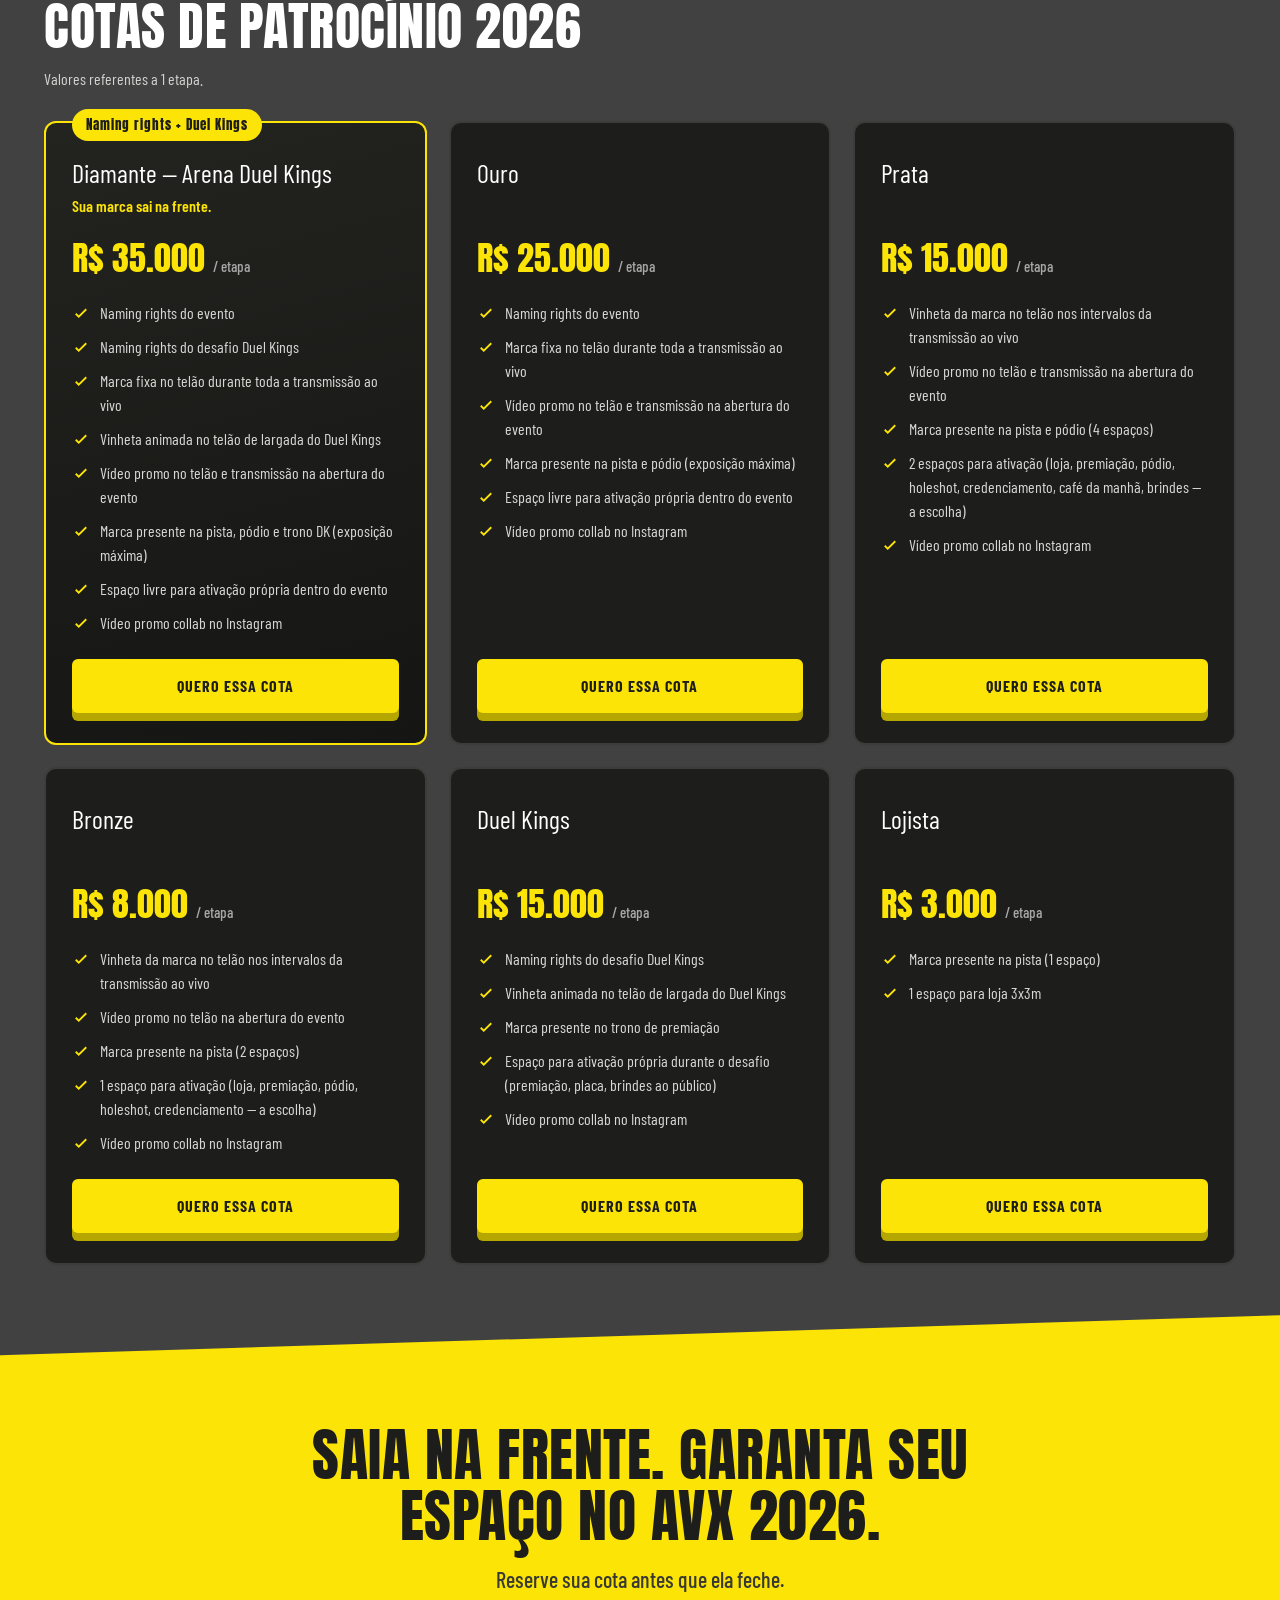
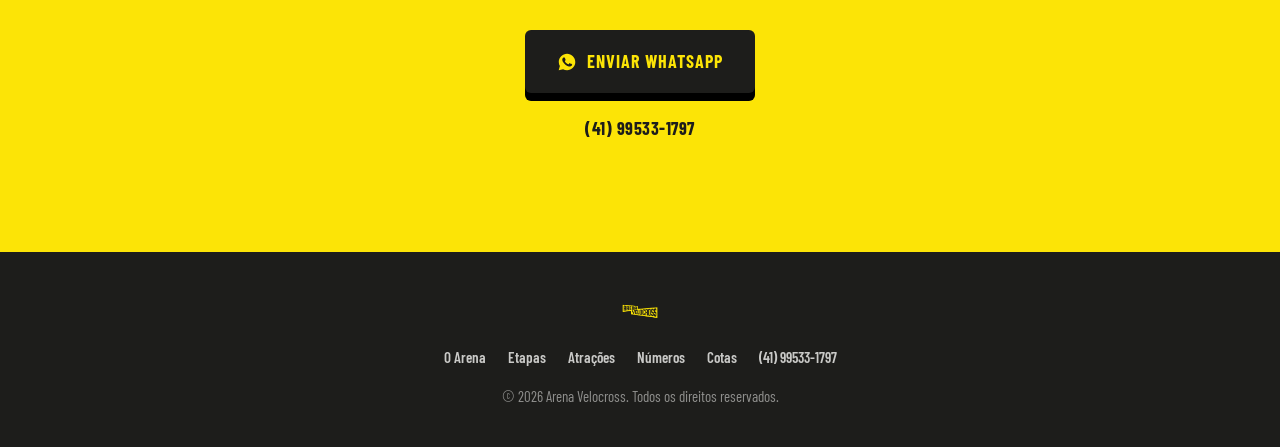
<file: patrocinio/index.html>
<!DOCTYPE html>
<html lang="pt-BR">
<head>
<meta charset="UTF-8">
<meta name="viewport" content="width=device-width, initial-scale=1.0">
<title>Arena Velocross 2026 — Cotas de Patrocínio</title>
<meta name="description" content="AVX 2026 — Duas etapas, uma arena, oportunidade em dobro para sua marca. Conheça as cotas de patrocínio do Arena Velocross.">
<link rel="icon" href="../assets/img/logo-arena.png">
<link rel="preconnect" href="https://fonts.googleapis.com">
<link rel="preconnect" href="https://fonts.gstatic.com" crossorigin>
<link href="https://fonts.googleapis.com/css2?family=Anton&family=Barlow+Condensed:wght@400;500;600;700;800&display=swap" rel="stylesheet">
<link rel="stylesheet" href="../css/style.css">
</head>
<body>

<a class="whats-float" href="https://wa.me/5541995331797?text=Ol%C3%A1!%20Quero%20saber%20mais%20sobre%20as%20cotas%20de%20patroc%C3%ADnio%20do%20Arena%20Velocross%202026." target="_blank" rel="noopener" aria-label="Falar no WhatsApp">
  <svg viewBox="0 0 24 24" fill="currentColor"><path d="M12.04 2C6.58 2 2.13 6.45 2.13 11.91c0 1.75.46 3.45 1.32 4.95L2.05 22l5.28-1.38a9.9 9.9 0 0 0 4.71 1.2h.01c5.46 0 9.9-4.45 9.9-9.91C21.95 6.45 17.5 2 12.04 2zm5.8 14.02c-.24.68-1.4 1.3-1.93 1.38-.5.08-1.12.11-1.8-.12-.42-.14-.96-.32-1.65-.62-2.9-1.25-4.8-4.17-4.94-4.36-.14-.19-1.18-1.57-1.18-3 0-1.42.75-2.12 1.02-2.41.27-.29.58-.36.78-.36.2 0 .39 0 .56.01.18.01.42-.07.65.5.24.58.82 2.01.89 2.16.07.15.12.32.02.51-.1.19-.15.3-.29.46-.15.16-.31.36-.44.48-.15.14-.3.3-.13.58.17.29.76 1.25 1.63 2.02 1.12 1 2.06 1.31 2.36 1.46.29.14.46.12.63-.07.17-.19.72-.84.92-1.13.19-.29.39-.24.65-.14.27.1 1.69.8 1.98.94.29.15.48.22.55.34.07.13.07.73-.17 1.41z"/></svg>
</a>

<header id="siteHeader">
  <div class="wrap header-inner">
    <a href="#topo" class="header-logo"><img src="../assets/img/logo-arena.png" alt="Arena Velocross"></a>
    <nav class="mainnav">
      <a href="#arena">O Arena</a>
      <a href="#etapas">Etapas</a>
      <a href="#atracoes">Atrações</a>
      <a href="#numeros">Números</a>
      <a href="#cotas">Cotas</a>
    </nav>
    <div class="header-cta">
      <a class="btn btn-yellow" href="https://wa.me/5541995331797?text=Ol%C3%A1!%20Quero%20saber%20mais%20sobre%20as%20cotas%20de%20patroc%C3%ADnio%20do%20Arena%20Velocross%202026." target="_blank" rel="noopener">
        <svg viewBox="0 0 24 24" fill="currentColor"><path d="M12.04 2C6.58 2 2.13 6.45 2.13 11.91c0 1.75.46 3.45 1.32 4.95L2.05 22l5.28-1.38a9.9 9.9 0 0 0 4.71 1.2h.01c5.46 0 9.9-4.45 9.9-9.91C21.95 6.45 17.5 2 12.04 2zm5.8 14.02c-.24.68-1.4 1.3-1.93 1.38-.5.08-1.12.11-1.8-.12-.42-.14-.96-.32-1.65-.62-2.9-1.25-4.8-4.17-4.94-4.36-.14-.19-1.18-1.57-1.18-3 0-1.42.75-2.12 1.02-2.41.27-.29.58-.36.78-.36.2 0 .39 0 .56.01.18.01.42-.07.65.5.24.58.82 2.01.89 2.16.07.15.12.32.02.51-.1.19-.15.3-.29.46-.15.16-.31.36-.44.48-.15.14-.3.3-.13.58.17.29.76 1.25 1.63 2.02 1.12 1 2.06 1.31 2.36 1.46.29.14.46.12.63-.07.17-.19.72-.84.92-1.13.19-.29.39-.24.65-.14.27.1 1.69.8 1.98.94.29.15.48.22.55.34.07.13.07.73-.17 1.41z"/></svg>
        <span class="txt">WhatsApp</span>
      </a>
      <button class="burger" id="burgerBtn" aria-label="Menu"><span></span><span></span><span></span></button>
    </div>
  </div>
</header>

<!-- 1. HERO -->
<section class="hero" id="topo">
  <div class="wrap hero-content">
    <img src="../assets/img/logo-arena.png" alt="Arena Velocross" class="hero-logo">
    <h1>O evento mais aguardado do ano, <span>desta vez em oportunidade dupla.</span></h1>
    <div class="hero-actions">
      <a href="https://wa.me/5541995331797?text=Ol%C3%A1!%20Quero%20saber%20mais%20sobre%20as%20cotas%20de%20patroc%C3%ADnio%20do%20Arena%20Velocross%202026." target="_blank" rel="noopener" class="btn btn-yellow">Falar no WhatsApp</a>
    </div>
  </div>
  <div class="scroll-cue">
    <span>role</span>
    <svg viewBox="0 0 24 24" fill="none" stroke="currentColor" stroke-width="2"><path d="M12 5v14M5 12l7 7 7-7"/></svg>
  </div>
</section>

<!-- 2. O ARENA -->
<section class="section" id="arena">
  <div class="wrap arena-grid">
    <div class="reveal">
      <div class="eyebrow">Desde 2011</div>
      <h2 class="section-title">O Arena</h2>
      <p class="lead">Desde 2011, o evento que o esporte off-road espera o ano todo.</p>
      <div class="arena-cards">
        <div class="feat-card">
          <svg class="ic" viewBox="0 0 24 24" fill="none" stroke="currentColor" stroke-width="1.6"><path d="M3 21h18M5 21V10l7-6 7 6v11M9 21v-6h6v6"/></svg>
          <div>
            <h4>Maior arena coberta da América Latina</h4>
            <p>Em Campina Grande do Sul (PR), uma estrutura sem igual no continente.</p>
          </div>
        </div>
        <div class="feat-card">
          <svg class="ic" viewBox="0 0 24 24" fill="none" stroke="currentColor" stroke-width="1.6"><path d="M8 21h8M12 17v4M7 4h10v4a5 5 0 0 1-10 0V4zM3 5h4v3a4 4 0 0 1-4-4V5zM21 5h-4v3a4 4 0 0 0 4-4V5z"/></svg>
          <div>
            <h4>Chancelado pela CBM</h4>
            <p>Resultado que vale título nacional.</p>
          </div>
        </div>
        <div class="feat-card">
          <svg class="ic" viewBox="0 0 24 24" fill="none" stroke="currentColor" stroke-width="1.6"><circle cx="7" cy="17" r="3"/><circle cx="17" cy="17" r="3"/><path d="M9 17h4l3-9h3M7 14l3-7h3l2 4"/></svg>
          <div>
            <h4>Onde motocross e velocross se encontram</h4>
            <p>Dentro e fora da pista, as duas modalidades se cruzam.</p>
          </div>
        </div>
      </div>
      <p class="punchline">Não é uma prova. É um espetáculo.</p>
    </div>
    <div class="video-frame reveal">
      <span class="video-label">After Movie 2023</span>
      <video controls preload="none" poster="../assets/img/foto1.jpg" playsinline>
        <source src="../assets/video/after-movie.mp4" type="video/mp4">
      </video>
    </div>
    <div class="video-frame-small reveal">
      <span class="video-label">Bastidores</span>
      <video controls preload="none" poster="../assets/img/foto2.jpg" playsinline>
        <source src="../assets/video/bastidores.mp4" type="video/mp4">
      </video>
    </div>
  </div>
</section>

<!-- 3. ETAPAS -->
<section class="section" id="etapas">
  <div class="wrap">
    <div class="reveal">
      <div class="eyebrow">Calendário 2026</div>
      <h2 class="section-title">Duas etapas em 2026</h2>
    </div>
    <div class="etapas-layout">
      <div class="etapas-col reveal">
        <div class="etapas-grid">
          <div class="etapa-card">
            <span class="tag">Etapa 1</span>
            <div class="num">01</div>
            <div class="date">25 e 26 de setembro</div>
            <div class="place">
              <svg viewBox="0 0 24 24" fill="none" stroke="currentColor" stroke-width="1.8"><path d="M12 21s7-6.5 7-12a7 7 0 1 0-14 0c0 5.5 7 12 7 12z"/><circle cx="12" cy="9" r="2.5"/></svg>
              Castro/PR
            </div>
          </div>
          <div class="etapa-card">
            <span class="tag">Etapa 2</span>
            <div class="num">02</div>
            <div class="date">27 e 28 de novembro</div>
            <div class="place">
              <svg viewBox="0 0 24 24" fill="none" stroke="currentColor" stroke-width="1.8"><path d="M12 21s7-6.5 7-12a7 7 0 1 0-14 0c0 5.5 7 12 7 12z"/><circle cx="12" cy="9" r="2.5"/></svg>
              Campina Grande do Sul/PR
            </div>
          </div>
        </div>
        <p class="dupla-tag">Oportunidade <span>em dobro</span> para sua marca.</p>
      </div>

      <div class="carousel-col reveal">
        <div class="carousel-wrap">
          <div class="carousel-title">O clima da arena</div>
          <div class="carousel" id="fotoCarousel">
            <div class="carousel-track" id="carouselTrack">
              <div class="slide"><img src="../assets/img/foto1.jpg" alt="Arena Velocross - foto do evento" loading="lazy"></div>
              <div class="slide"><img src="../assets/img/foto2.jpg" alt="Arena Velocross - foto do evento" loading="lazy"></div>
              <div class="slide"><img src="../assets/img/foto3.jpg" alt="Arena Velocross - foto do evento" loading="lazy"></div>
              <div class="slide"><img src="../assets/img/foto4.jpg" alt="Arena Velocross - foto do evento" loading="lazy"></div>
              <div class="slide"><img src="../assets/img/foto5.jpg" alt="Arena Velocross - foto do evento" loading="lazy"></div>
              <div class="slide"><img src="../assets/img/foto6.jpg" alt="Arena Velocross - foto do evento" loading="lazy"></div>
              <div class="slide"><img src="../assets/img/foto7.jpg" alt="Arena Velocross - foto do evento" loading="lazy"></div>
              <div class="slide"><img src="../assets/img/foto8.jpg" alt="Arena Velocross - foto do evento" loading="lazy"></div>
            </div>
            <div class="carousel-arrows">
              <button id="prevBtn" aria-label="Anterior"><svg viewBox="0 0 24 24" fill="none" stroke="currentColor" stroke-width="2.4"><path d="M15 18l-6-6 6-6"/></svg></button>
              <button id="nextBtn" aria-label="Próxima"><svg viewBox="0 0 24 24" fill="none" stroke="currentColor" stroke-width="2.4"><path d="M9 18l6-6-6-6"/></svg></button>
            </div>
          </div>
          <div class="carousel-dots" id="carouselDots"></div>
        </div>
      </div>
    </div>
  </div>
</section>

<!-- 4. ATRACOES -->
<section class="section" id="atracoes">
  <div class="wrap">
    <div class="reveal">
      <div class="eyebrow">Além da pista</div>
      <h2 class="section-title">Mais que categorias: verdadeiras atrações</h2>
      <p class="lead">Além das 15 categorias de velocross, o Arena reúne atrações exclusivas que geram expectativa nacional.</p>
    </div>
    <div class="atracoes-grid">
      <div class="attr-card nacnac reveal">
        <span class="vs-big">VS</span>
        <div class="sub">Desafio dos Estados</div>
        <h3>NACNAC</h3>
        <div class="states-row">
          <span class="state-chip">SC</span>
          <span class="state-chip">PR</span>
          <span class="state-chip">RS</span>
          <span class="state-chip">SP</span>
          <span class="state-chip">MG</span>
        </div>
        <div class="duel-video">
          <video controls preload="none" poster="../assets/img/poster-nacnac.jpg" playsinline>
            <source src="../assets/video/nacnac.mp4" type="video/mp4">
          </video>
        </div>
        <p class="desc">5 times. 1 campeão. Rivalidade estadual que lota arquibancada.</p>
      </div>
      <div class="duel-card reveal">
        <div class="duel-top">
          <img src="../assets/img/logo-duelkings.png" alt="Duel Kings">
          <div>
            <div class="sub" style="margin-bottom:2px;">Arrancada de motocross</div>
            <h3 style="font-size:26px;">Duel Kings</h3>
          </div>
        </div>
        <p class="desc">Arrancada de motocross que coroa o Rei da Reta: velocidade pura, cara a cara.</p>
        <div class="duel-video">
          <video controls preload="none" poster="../assets/img/poster-duelkings.jpg" playsinline>
            <source src="../assets/video/duelkings-holeshot.mp4" type="video/mp4">
          </video>
        </div>
        <a href="#cota-duelkings" class="btn btn-yellow" style="align-self:flex-start;">Conheça mais o Duel Kings</a>
      </div>
    </div>
  </div>
</section>

<!-- 5. POR QUE PATROCINAR -->
<section class="section" id="porque">
  <div class="wrap">
    <div class="reveal">
      <div class="eyebrow">Para patrocinadores</div>
      <h2 class="section-title">Por que patrocinar o Arena</h2>
    </div>
    <div class="porque-grid">
      <div class="porque-card reveal">
        <svg class="ic" viewBox="0 0 24 24" fill="none" stroke="currentColor" stroke-width="1.6"><path d="M3 11v2a2 2 0 0 0 2 2h2l5 4V5L7 9H5a2 2 0 0 0-2 2zM17 8a5 5 0 0 1 0 8M20 5a9 9 0 0 1 0 14"/></svg>
        <h4>Alcance real</h4>
        <p>Mídia própria forte, sem depender de terceiros.</p>
      </div>
      <div class="porque-card reveal">
        <svg class="ic" viewBox="0 0 24 24" fill="none" stroke="currentColor" stroke-width="1.6"><circle cx="12" cy="8" r="4"/><path d="M4 21c0-4 3.5-7 8-7s8 3 8 7"/></svg>
        <h4>Público qualificado</h4>
        <p>Pilotos, famílias e fãs de off-road, presencial e online.</p>
      </div>
      <div class="porque-card reveal">
        <svg class="ic" viewBox="0 0 24 24" fill="none" stroke="currentColor" stroke-width="1.6"><path d="M13 2 3 14h7l-1 8 11-14h-7l1-6z"/></svg>
        <h4>Ativação além da pista</h4>
        <p>Conteúdos que viralizam nas redes sociais antes mesmo da largada.</p>
      </div>
      <div class="porque-card reveal">
        <svg class="ic" viewBox="0 0 24 24" fill="none" stroke="currentColor" stroke-width="1.6"><rect x="3" y="6" width="18" height="13" rx="2"/><path d="M8 3l4 3 4-3M8 21h8"/></svg>
        <h4>Transmissão ao vivo</h4>
        <p>Para o Brasil e o mundo todo assistir.</p>
      </div>
    </div>
  </div>
</section>

<!-- 6. NUMEROS -->
<section class="section" id="numeros">
  <div class="wrap">
    <div class="reveal" style="margin-bottom:50px;">
      <div class="eyebrow">Dados do Arena</div>
      <h2 class="section-title">Números que provam</h2>
    </div>

    <div class="numeros-block reveal">
      <div class="numeros-block-head">
        <svg class="ic" viewBox="0 0 24 24" fill="none" stroke="currentColor" stroke-width="1.6"><path d="M12 3l2 4 4.5.7-3.3 3.1.8 4.5L12 13.2 8 15.3l.8-4.5-3.3-3.1L10 7l2-4z"/><path d="M4 21c0-3 3.5-5 8-5s8 2 8 5"/></svg>
        <h3>Pilotos</h3>
      </div>
      <div class="stat-row">
        <div class="stat-card"><div class="stat-num">482</div><div class="stat-label">inscritos — recorde histórico</div></div>
        <div class="stat-card" style="grid-column:span 2;">
          <div class="stat-label" style="margin-top:0;margin-bottom:10px;">Origem em todo o Brasil — entre os 5 maiores estados:</div>
          <div class="origem-row">
            <span class="origem-chip"><b>SC</b></span>
            <span class="origem-chip"><b>PR</b></span>
            <span class="origem-chip"><b>RS</b></span>
            <span class="origem-chip"><b>SP</b></span>
            <span class="origem-chip"><b>MG</b></span>
          </div>
        </div>
      </div>
    </div>

    <div class="numeros-block reveal">
      <div class="numeros-block-head">
        <svg class="ic" viewBox="0 0 24 24" fill="none" stroke="currentColor" stroke-width="1.6"><rect x="2" y="3" width="20" height="14" rx="2"/><path d="M8 21h8M12 17v4"/></svg>
        <h3>Mídia</h3>
      </div>
      <div class="media-row">
        <img src="../assets/img/screen.png" alt="Print de resultados no Instagram do Arena Velocross" class="phone-mock">
        <div class="stat-row" style="grid-template-columns:1fr 1fr;">
          <div class="stat-card"><div class="stat-num">2.179.355</div><div class="stat-label">visualizações no Instagram — 99% orgânico</div></div>
          <div class="stat-card"><div class="stat-num">+65%</div><div class="stat-label">de crescimento de seguidores em uma janela de campanha</div></div>
          <div class="stat-card" style="grid-column:span 2;"><div class="stat-num">185.820</div><div class="stat-label">contas alcançadas</div></div>
        </div>
      </div>
    </div>

    <div class="numeros-block reveal" style="margin-bottom:0;">
      <div class="numeros-block-head">
        <svg class="ic" viewBox="0 0 24 24" fill="none" stroke="currentColor" stroke-width="1.6"><circle cx="12" cy="12" r="3"/><path d="M12 2v3M12 19v3M2 12h3M19 12h3M4.9 4.9l2.1 2.1M17 17l2.1 2.1M4.9 19.1L7 17M17 7l2.1-2.1"/></svg>
        <h3>Transmissão ao vivo</h3>
      </div>
      <div class="stat-row">
        <div class="stat-card"><div class="stat-num">+12h</div><div class="stat-label">de transmissão pelo YouTube</div></div>
        <div class="stat-card"><div class="stat-num">69 mil</div><div class="stat-label">telespectadores simultâneos</div></div>
      </div>
    </div>
  </div>
</section>

<!-- 7. COTAS -->
<section class="section" id="cotas">
  <div class="wrap">
    <div class="reveal">
      <div class="eyebrow">Invista no off-road</div>
      <h2 class="section-title">Cotas de patrocínio 2026</h2>
      <p class="cotas-note">Valores referentes a 1 etapa.</p>
    </div>

    <div class="cotas-grid">

      <div class="cota-card featured reveal" id="cota-duelkings">
        <span class="cota-badge">Naming rights + Duel Kings</span>
        <div class="cota-name">Diamante — Arena Duel Kings</div>
        <div class="cota-tagline">Sua marca sai na frente.</div>
        <div class="cota-price">R$ 35.000 <small>/ etapa</small></div>
        <ul class="cota-list">
          <li><svg viewBox="0 0 24 24" fill="none" stroke="currentColor" stroke-width="2.4"><path d="M5 13l4 4L19 7"/></svg>Naming rights do evento</li>
          <li><svg viewBox="0 0 24 24" fill="none" stroke="currentColor" stroke-width="2.4"><path d="M5 13l4 4L19 7"/></svg>Naming rights do desafio Duel Kings</li>
          <li><svg viewBox="0 0 24 24" fill="none" stroke="currentColor" stroke-width="2.4"><path d="M5 13l4 4L19 7"/></svg>Marca fixa no telão durante toda a transmissão ao vivo</li>
          <li><svg viewBox="0 0 24 24" fill="none" stroke="currentColor" stroke-width="2.4"><path d="M5 13l4 4L19 7"/></svg>Vinheta animada no telão de largada do Duel Kings</li>
          <li><svg viewBox="0 0 24 24" fill="none" stroke="currentColor" stroke-width="2.4"><path d="M5 13l4 4L19 7"/></svg>Vídeo promo no telão e transmissão na abertura do evento</li>
          <li><svg viewBox="0 0 24 24" fill="none" stroke="currentColor" stroke-width="2.4"><path d="M5 13l4 4L19 7"/></svg>Marca presente na pista, pódio e trono DK (exposição máxima)</li>
          <li><svg viewBox="0 0 24 24" fill="none" stroke="currentColor" stroke-width="2.4"><path d="M5 13l4 4L19 7"/></svg>Espaço livre para ativação própria dentro do evento</li>
          <li><svg viewBox="0 0 24 24" fill="none" stroke="currentColor" stroke-width="2.4"><path d="M5 13l4 4L19 7"/></svg>Vídeo promo collab no Instagram</li>
        </ul>
        <a class="btn btn-yellow" target="_blank" rel="noopener" href="https://wa.me/5541995331797?text=Ol%C3%A1!%20Tenho%20interesse%20na%20Cota%20Diamante%20%E2%80%93%20Arena%20Duel%20Kings%20do%20Arena%20Velocross%202026.">Quero essa cota</a>
      </div>

      <div class="cota-card reveal">
        <div class="cota-name">Ouro</div>
        <div class="cota-tagline">&nbsp;</div>
        <div class="cota-price">R$ 25.000 <small>/ etapa</small></div>
        <ul class="cota-list">
          <li><svg viewBox="0 0 24 24" fill="none" stroke="currentColor" stroke-width="2.4"><path d="M5 13l4 4L19 7"/></svg>Naming rights do evento</li>
          <li><svg viewBox="0 0 24 24" fill="none" stroke="currentColor" stroke-width="2.4"><path d="M5 13l4 4L19 7"/></svg>Marca fixa no telão durante toda a transmissão ao vivo</li>
          <li><svg viewBox="0 0 24 24" fill="none" stroke="currentColor" stroke-width="2.4"><path d="M5 13l4 4L19 7"/></svg>Vídeo promo no telão e transmissão na abertura do evento</li>
          <li><svg viewBox="0 0 24 24" fill="none" stroke="currentColor" stroke-width="2.4"><path d="M5 13l4 4L19 7"/></svg>Marca presente na pista e pódio (exposição máxima)</li>
          <li><svg viewBox="0 0 24 24" fill="none" stroke="currentColor" stroke-width="2.4"><path d="M5 13l4 4L19 7"/></svg>Espaço livre para ativação própria dentro do evento</li>
          <li><svg viewBox="0 0 24 24" fill="none" stroke="currentColor" stroke-width="2.4"><path d="M5 13l4 4L19 7"/></svg>Vídeo promo collab no Instagram</li>
        </ul>
        <a class="btn btn-yellow" target="_blank" rel="noopener" href="https://wa.me/5541995331797?text=Ol%C3%A1!%20Tenho%20interesse%20na%20Cota%20Ouro%20do%20Arena%20Velocross%202026.">Quero essa cota</a>
      </div>

      <div class="cota-card reveal">
        <div class="cota-name">Prata</div>
        <div class="cota-tagline">&nbsp;</div>
        <div class="cota-price">R$ 15.000 <small>/ etapa</small></div>
        <ul class="cota-list">
          <li><svg viewBox="0 0 24 24" fill="none" stroke="currentColor" stroke-width="2.4"><path d="M5 13l4 4L19 7"/></svg>Vinheta da marca no telão nos intervalos da transmissão ao vivo</li>
          <li><svg viewBox="0 0 24 24" fill="none" stroke="currentColor" stroke-width="2.4"><path d="M5 13l4 4L19 7"/></svg>Vídeo promo no telão e transmissão na abertura do evento</li>
          <li><svg viewBox="0 0 24 24" fill="none" stroke="currentColor" stroke-width="2.4"><path d="M5 13l4 4L19 7"/></svg>Marca presente na pista e pódio (4 espaços)</li>
          <li><svg viewBox="0 0 24 24" fill="none" stroke="currentColor" stroke-width="2.4"><path d="M5 13l4 4L19 7"/></svg>2 espaços para ativação (loja, premiação, pódio, holeshot, credenciamento, café da manhã, brindes — a escolha)</li>
          <li><svg viewBox="0 0 24 24" fill="none" stroke="currentColor" stroke-width="2.4"><path d="M5 13l4 4L19 7"/></svg>Vídeo promo collab no Instagram</li>
        </ul>
        <a class="btn btn-yellow" target="_blank" rel="noopener" href="https://wa.me/5541995331797?text=Ol%C3%A1!%20Tenho%20interesse%20na%20Cota%20Prata%20do%20Arena%20Velocross%202026.">Quero essa cota</a>
      </div>

      <div class="cota-card reveal">
        <div class="cota-name">Bronze</div>
        <div class="cota-tagline">&nbsp;</div>
        <div class="cota-price">R$ 8.000 <small>/ etapa</small></div>
        <ul class="cota-list">
          <li><svg viewBox="0 0 24 24" fill="none" stroke="currentColor" stroke-width="2.4"><path d="M5 13l4 4L19 7"/></svg>Vinheta da marca no telão nos intervalos da transmissão ao vivo</li>
          <li><svg viewBox="0 0 24 24" fill="none" stroke="currentColor" stroke-width="2.4"><path d="M5 13l4 4L19 7"/></svg>Vídeo promo no telão na abertura do evento</li>
          <li><svg viewBox="0 0 24 24" fill="none" stroke="currentColor" stroke-width="2.4"><path d="M5 13l4 4L19 7"/></svg>Marca presente na pista (2 espaços)</li>
          <li><svg viewBox="0 0 24 24" fill="none" stroke="currentColor" stroke-width="2.4"><path d="M5 13l4 4L19 7"/></svg>1 espaço para ativação (loja, premiação, pódio, holeshot, credenciamento — a escolha)</li>
          <li><svg viewBox="0 0 24 24" fill="none" stroke="currentColor" stroke-width="2.4"><path d="M5 13l4 4L19 7"/></svg>Vídeo promo collab no Instagram</li>
        </ul>
        <a class="btn btn-yellow" target="_blank" rel="noopener" href="https://wa.me/5541995331797?text=Ol%C3%A1!%20Tenho%20interesse%20na%20Cota%20Bronze%20do%20Arena%20Velocross%202026.">Quero essa cota</a>
      </div>

      <div class="cota-card reveal">
        <div class="cota-name">Duel Kings</div>
        <div class="cota-tagline">&nbsp;</div>
        <div class="cota-price">R$ 15.000 <small>/ etapa</small></div>
        <ul class="cota-list">
          <li><svg viewBox="0 0 24 24" fill="none" stroke="currentColor" stroke-width="2.4"><path d="M5 13l4 4L19 7"/></svg>Naming rights do desafio Duel Kings</li>
          <li><svg viewBox="0 0 24 24" fill="none" stroke="currentColor" stroke-width="2.4"><path d="M5 13l4 4L19 7"/></svg>Vinheta animada no telão de largada do Duel Kings</li>
          <li><svg viewBox="0 0 24 24" fill="none" stroke="currentColor" stroke-width="2.4"><path d="M5 13l4 4L19 7"/></svg>Marca presente no trono de premiação</li>
          <li><svg viewBox="0 0 24 24" fill="none" stroke="currentColor" stroke-width="2.4"><path d="M5 13l4 4L19 7"/></svg>Espaço para ativação própria durante o desafio (premiação, placa, brindes ao público)</li>
          <li><svg viewBox="0 0 24 24" fill="none" stroke="currentColor" stroke-width="2.4"><path d="M5 13l4 4L19 7"/></svg>Vídeo promo collab no Instagram</li>
        </ul>
        <a class="btn btn-yellow" target="_blank" rel="noopener" href="https://wa.me/5541995331797?text=Ol%C3%A1!%20Tenho%20interesse%20na%20Cota%20Duel%20Kings%20do%20Arena%20Velocross%202026.">Quero essa cota</a>
      </div>

      <div class="cota-card reveal">
        <div class="cota-name">Lojista</div>
        <div class="cota-tagline">&nbsp;</div>
        <div class="cota-price">R$ 3.000 <small>/ etapa</small></div>
        <ul class="cota-list">
          <li><svg viewBox="0 0 24 24" fill="none" stroke="currentColor" stroke-width="2.4"><path d="M5 13l4 4L19 7"/></svg>Marca presente na pista (1 espaço)</li>
          <li><svg viewBox="0 0 24 24" fill="none" stroke="currentColor" stroke-width="2.4"><path d="M5 13l4 4L19 7"/></svg>1 espaço para loja 3x3m</li>
        </ul>
        <a class="btn btn-yellow" target="_blank" rel="noopener" href="https://wa.me/5541995331797?text=Ol%C3%A1!%20Tenho%20interesse%20na%20Cota%20Lojista%20do%20Arena%20Velocross%202026.">Quero essa cota</a>
      </div>

    </div>
  </div>
</section>

<!-- 8. CTA FINAL -->
<section id="contato">
  <div class="wrap">
    <div class="reveal">
      <h2>Saia na frente. Garanta seu espaço no AVX 2026.</h2>
      <p class="lead">Reserve sua cota antes que ela feche.</p>
      <a class="btn btn-yellow" target="_blank" rel="noopener" href="https://wa.me/5541995331797?text=Ol%C3%A1!%20Quero%20reservar%20minha%20cota%20de%20patroc%C3%ADnio%20no%20Arena%20Velocross%202026.">
        <svg viewBox="0 0 24 24" fill="currentColor"><path d="M12.04 2C6.58 2 2.13 6.45 2.13 11.91c0 1.75.46 3.45 1.32 4.95L2.05 22l5.28-1.38a9.9 9.9 0 0 0 4.71 1.2h.01c5.46 0 9.9-4.45 9.9-9.91C21.95 6.45 17.5 2 12.04 2zm5.8 14.02c-.24.68-1.4 1.3-1.93 1.38-.5.08-1.12.11-1.8-.12-.42-.14-.96-.32-1.65-.62-2.9-1.25-4.8-4.17-4.94-4.36-.14-.19-1.18-1.57-1.18-3 0-1.42.75-2.12 1.02-2.41.27-.29.58-.36.78-.36.2 0 .39 0 .56.01.18.01.42-.07.65.5.24.58.82 2.01.89 2.16.07.15.12.32.02.51-.1.19-.15.3-.29.46-.15.16-.31.36-.44.48-.15.14-.3.3-.13.58.17.29.76 1.25 1.63 2.02 1.12 1 2.06 1.31 2.36 1.46.29.14.46.12.63-.07.17-.19.72-.84.92-1.13.19-.29.39-.24.65-.14.27.1 1.69.8 1.98.94.29.15.48.22.55.34.07.13.07.73-.17 1.41z"/></svg>
        Enviar WhatsApp
      </a>
      <div class="whats-number">(41) 99533-1797</div>
    </div>
  </div>
</section>

<footer>
  <div class="wrap">
    <img src="../assets/img/logo-arena.png" alt="Arena Velocross">
    <div class="foot-links">
      <a href="#arena">O Arena</a>
      <a href="#etapas">Etapas</a>
      <a href="#atracoes">Atrações</a>
      <a href="#numeros">Números</a>
      <a href="#cotas">Cotas</a>
      <a href="https://wa.me/5541995331797" target="_blank" rel="noopener">(41) 99533-1797</a>
    </div>
    <div>&copy; 2026 Arena Velocross. Todos os direitos reservados.</div>
  </div>
</footer>

<script>
// Header scroll state
const header = document.getElementById('siteHeader');
window.addEventListener('scroll', () => {
  header.classList.toggle('scrolled', window.scrollY > 40);
}, {passive:true});

// Mobile menu (simple: toggles nav visibility by injecting inline styles)
const burger = document.getElementById('burgerBtn');
const nav = document.querySelector('nav.mainnav');
burger.addEventListener('click', () => {
  const open = nav.style.display === 'flex';
  nav.style.display = open ? 'none' : 'flex';
  nav.style.cssText += open ? '' : 'position:absolute;top:100%;left:0;right:0;background:#1d1d1b;flex-direction:column;padding:20px 24px;gap:16px;';
});

// Reveal on scroll
const revealEls = document.querySelectorAll('.reveal');
const io = new IntersectionObserver((entries) => {
  entries.forEach(e => {
    if (e.isIntersecting) { e.target.classList.add('in'); io.unobserve(e.target); }
  });
}, {threshold:.15});
revealEls.forEach(el => io.observe(el));

// Carousel
const track = document.getElementById('carouselTrack');
const slides = track.children;
const dotsWrap = document.getElementById('carouselDots');
let current = 0;
for (let i=0;i<slides.length;i++){
  const d = document.createElement('button');
  if(i===0) d.classList.add('active');
  d.addEventListener('click', () => goTo(i));
  dotsWrap.appendChild(d);
}
function goTo(i){
  current = (i + slides.length) % slides.length;
  track.style.transform = `translateX(-${current*100}%)`;
  [...dotsWrap.children].forEach((d,idx)=>d.classList.toggle('active', idx===current));
}
document.getElementById('nextBtn').addEventListener('click', ()=>goTo(current+1));
document.getElementById('prevBtn').addEventListener('click', ()=>goTo(current-1));
let autoplay = setInterval(()=>goTo(current+1), 5000);
document.getElementById('fotoCarousel').addEventListener('mouseenter', ()=>clearInterval(autoplay));
document.getElementById('fotoCarousel').addEventListener('mouseleave', ()=>{autoplay = setInterval(()=>goTo(current+1), 5000);});

// touch swipe
let touchStartX = 0;
track.addEventListener('touchstart', e => touchStartX = e.touches[0].clientX, {passive:true});
track.addEventListener('touchend', e => {
  const dx = e.changedTouches[0].clientX - touchStartX;
  if (Math.abs(dx) > 40) goTo(current + (dx < 0 ? 1 : -1));
}, {passive:true});
</script>
</body>
</html>
</file>
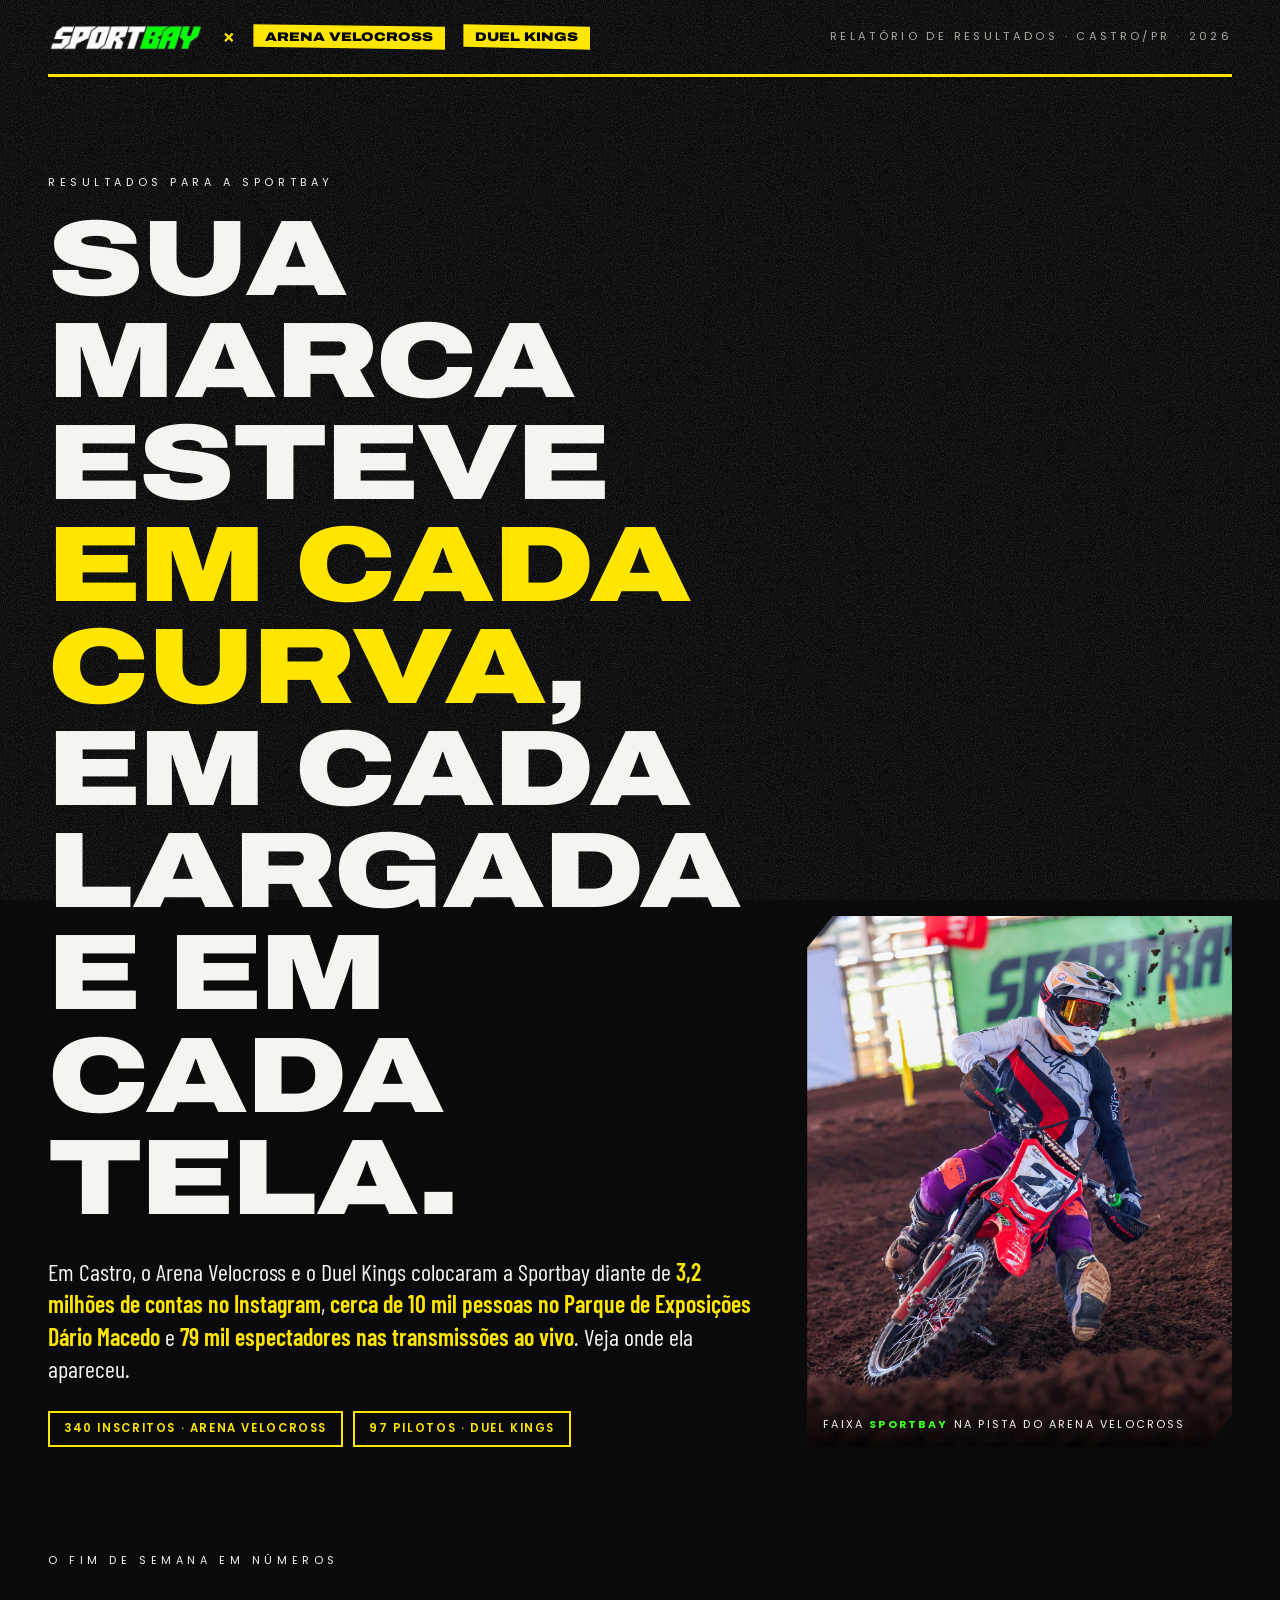
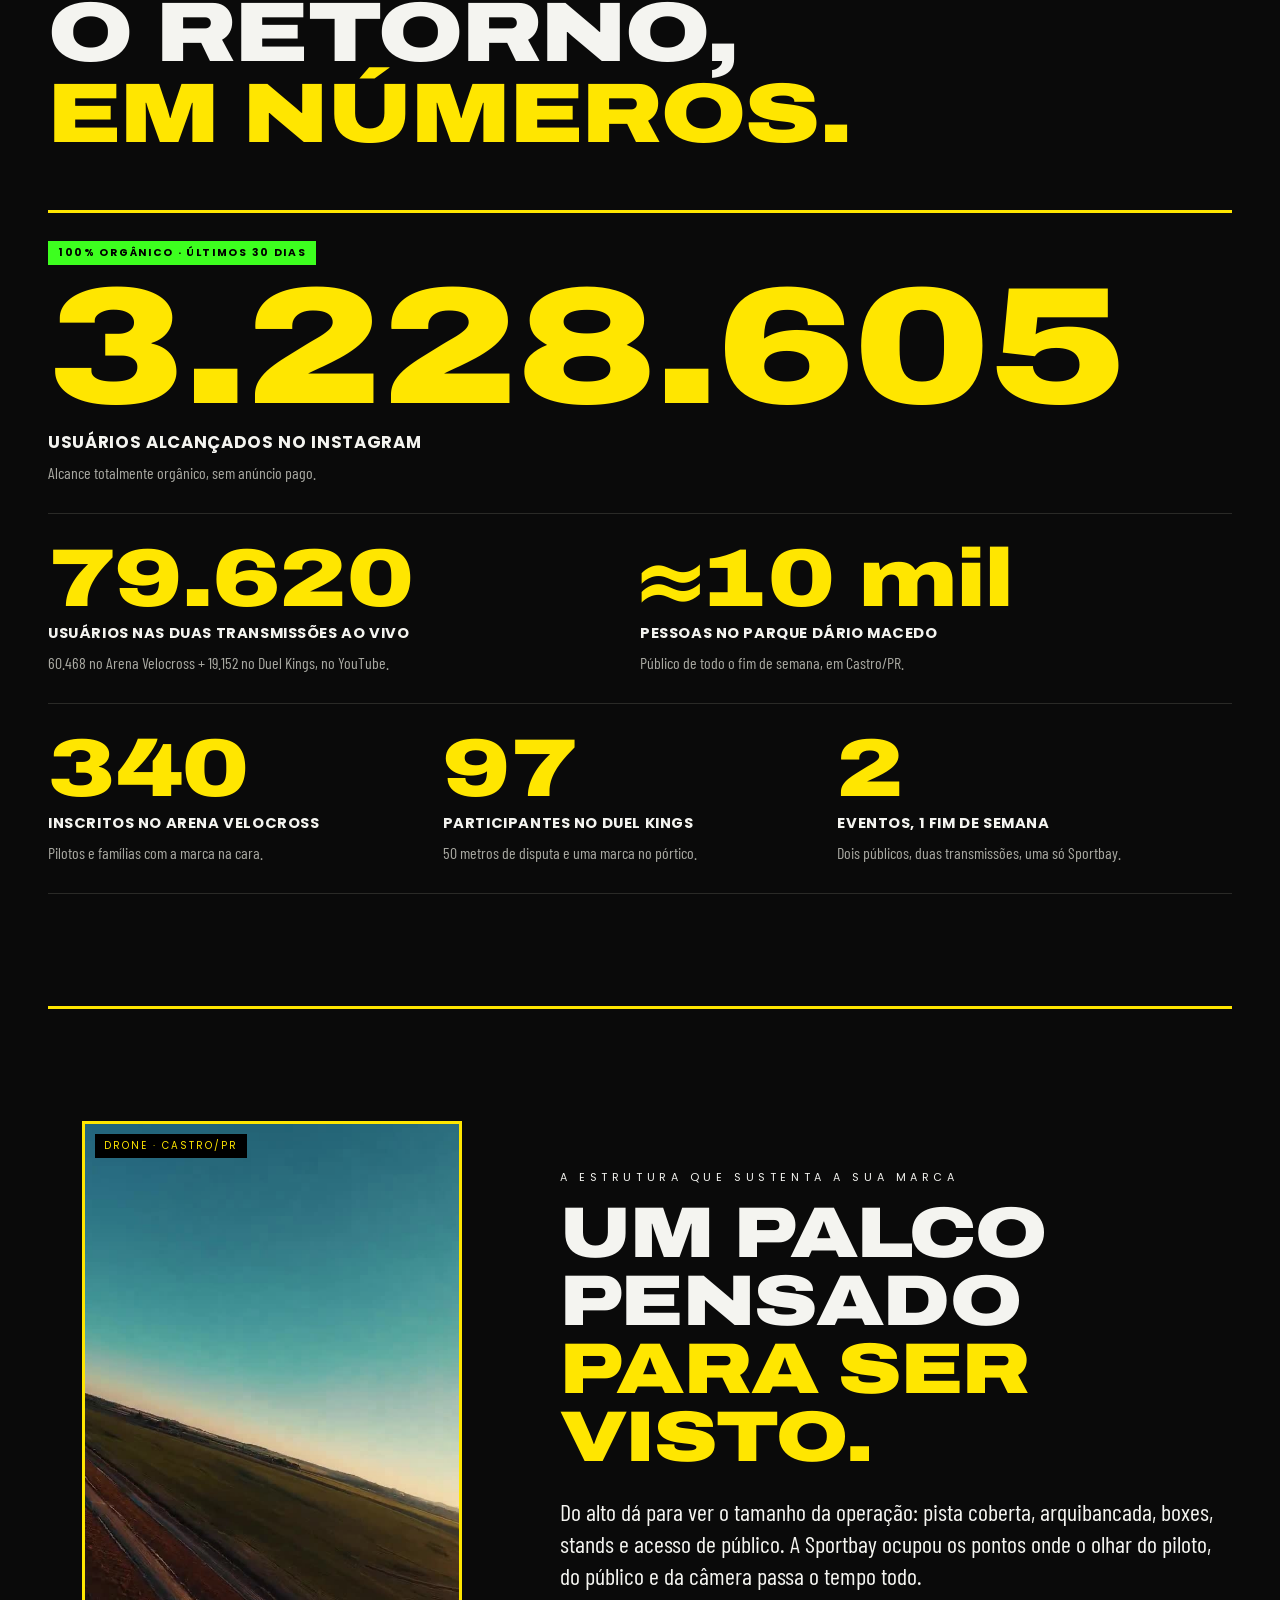
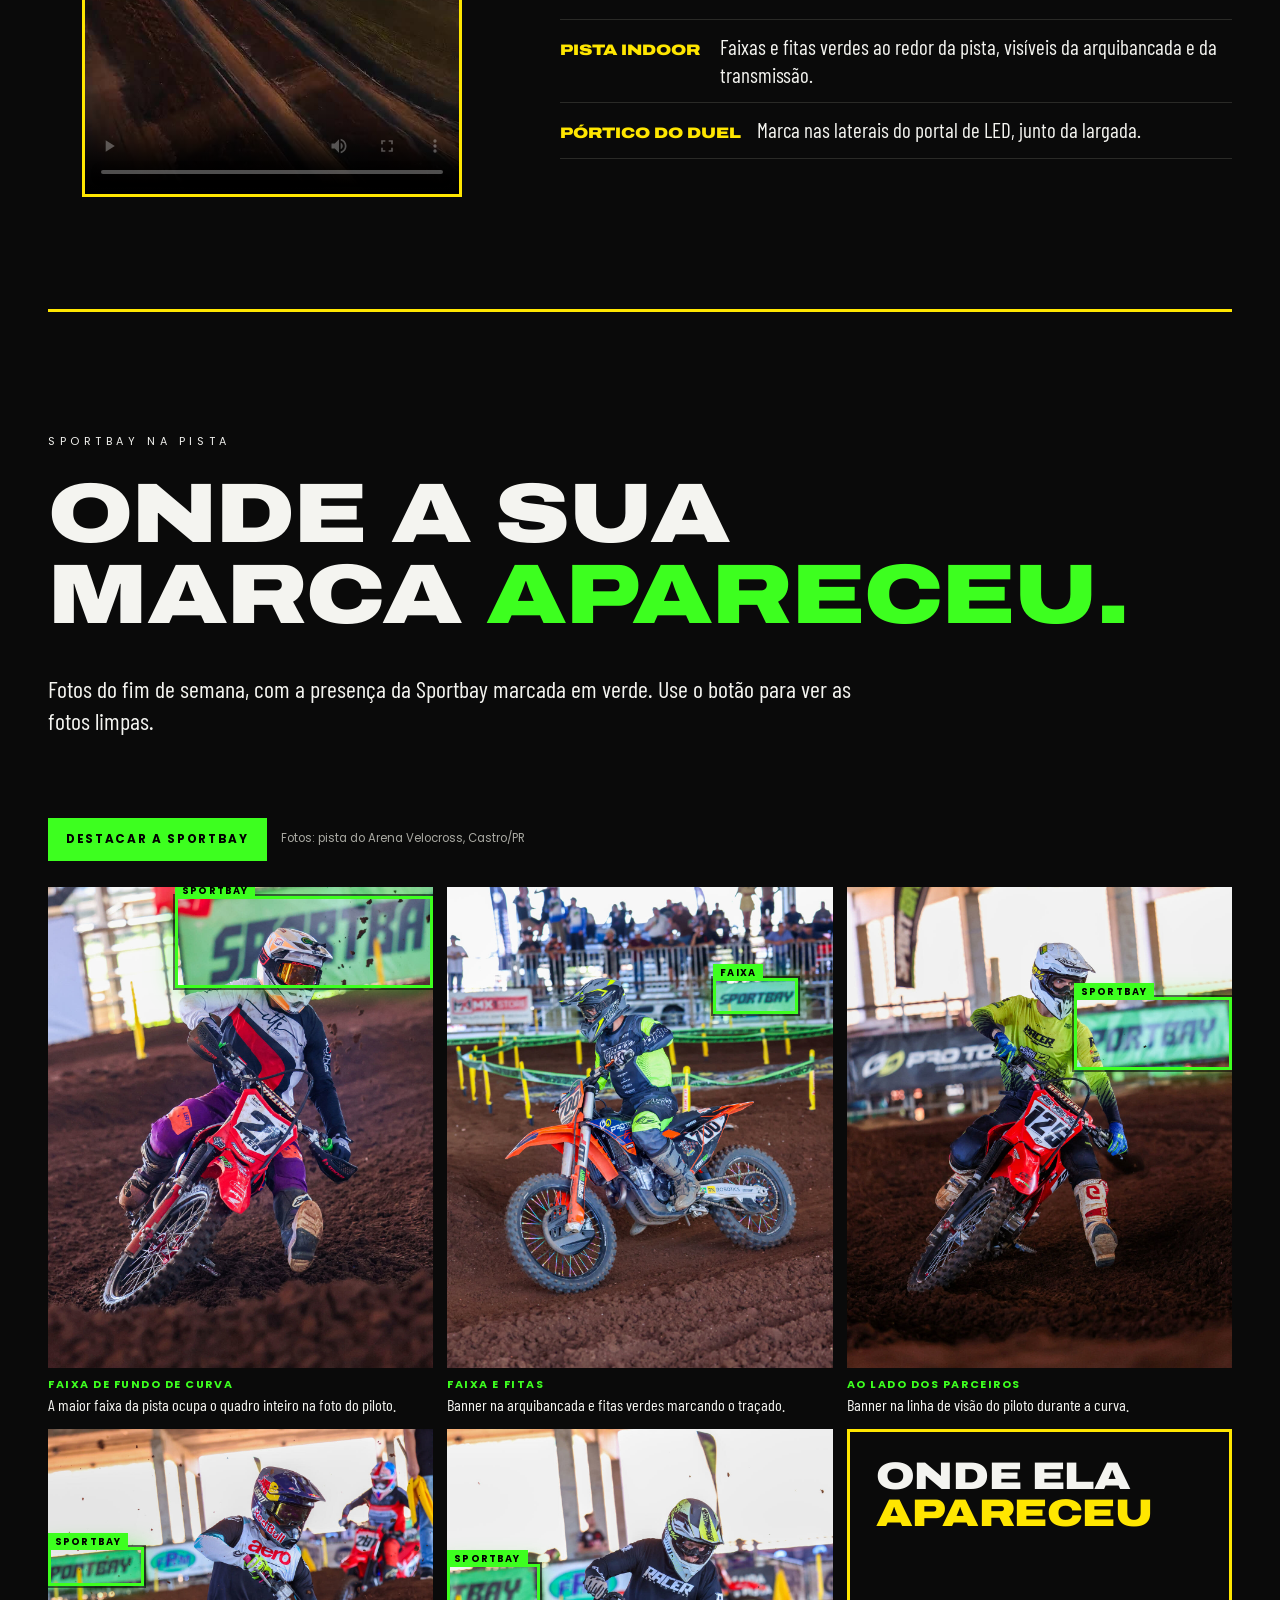
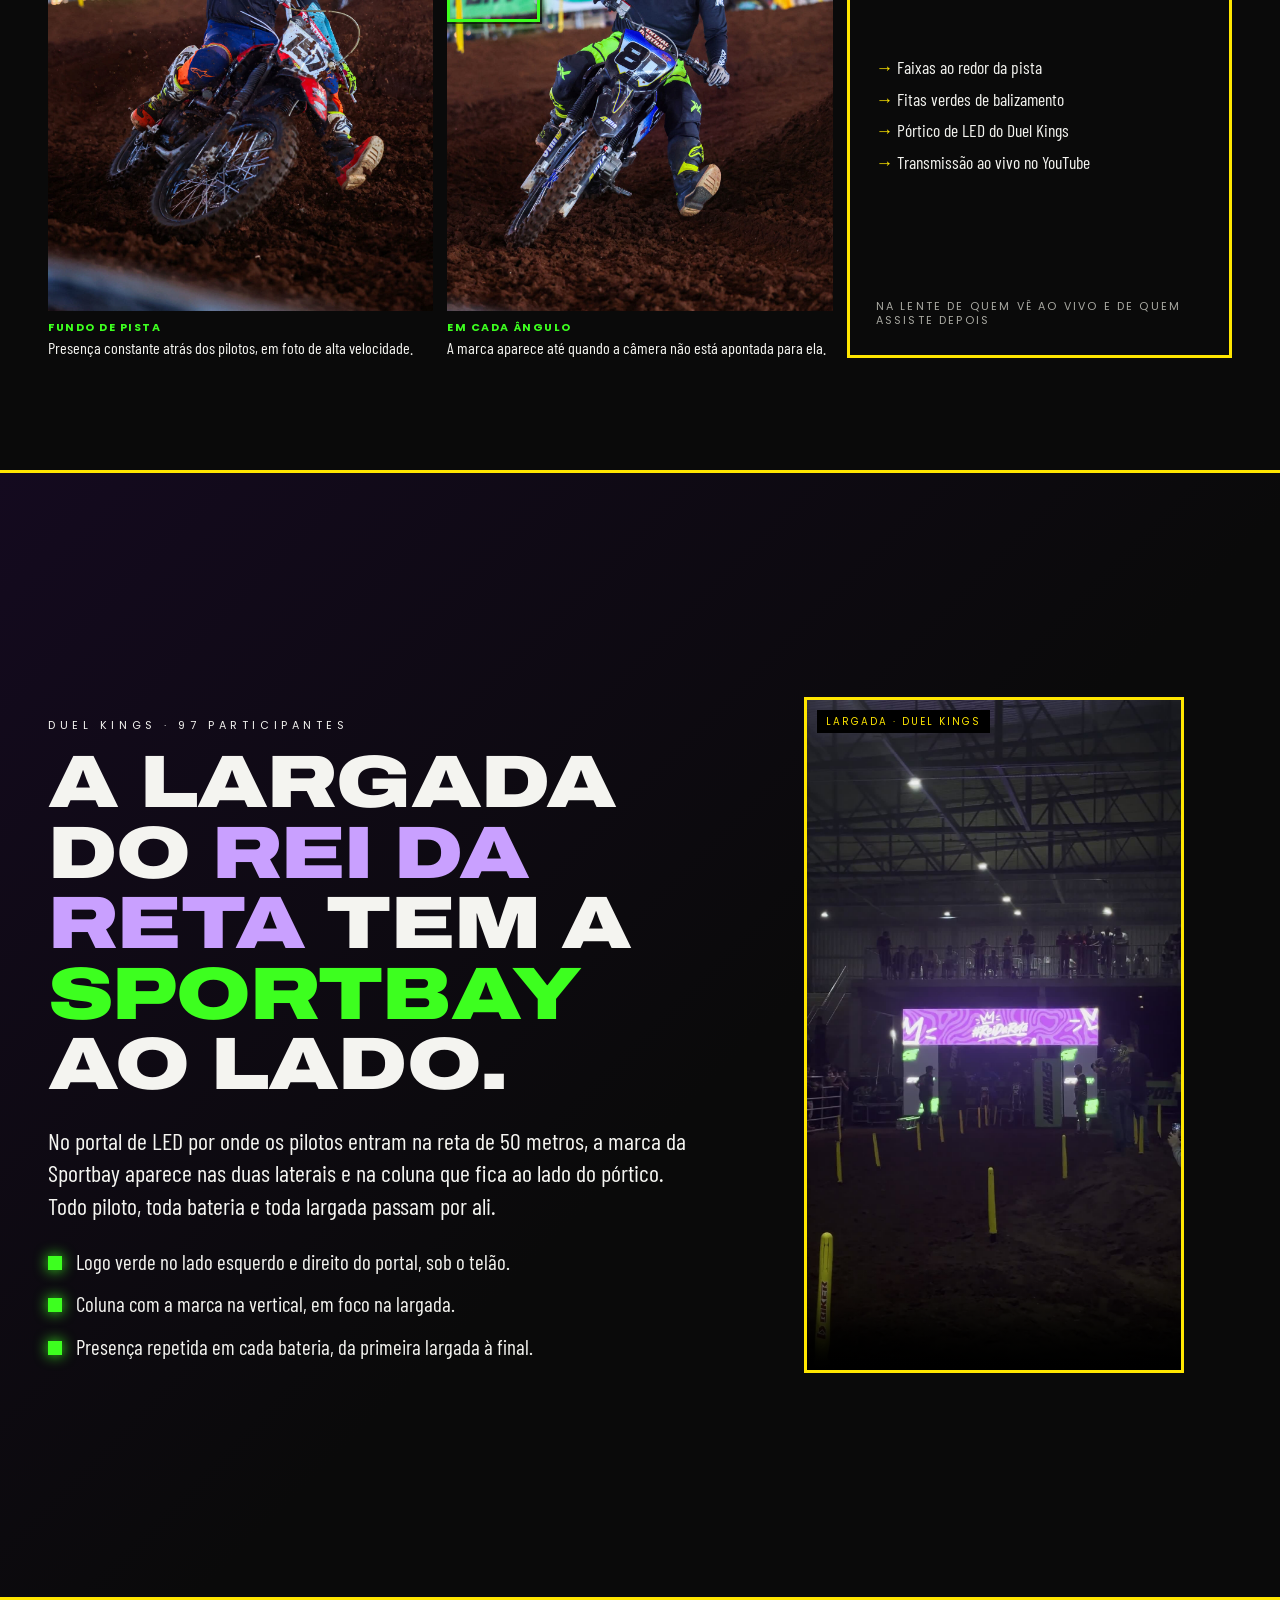
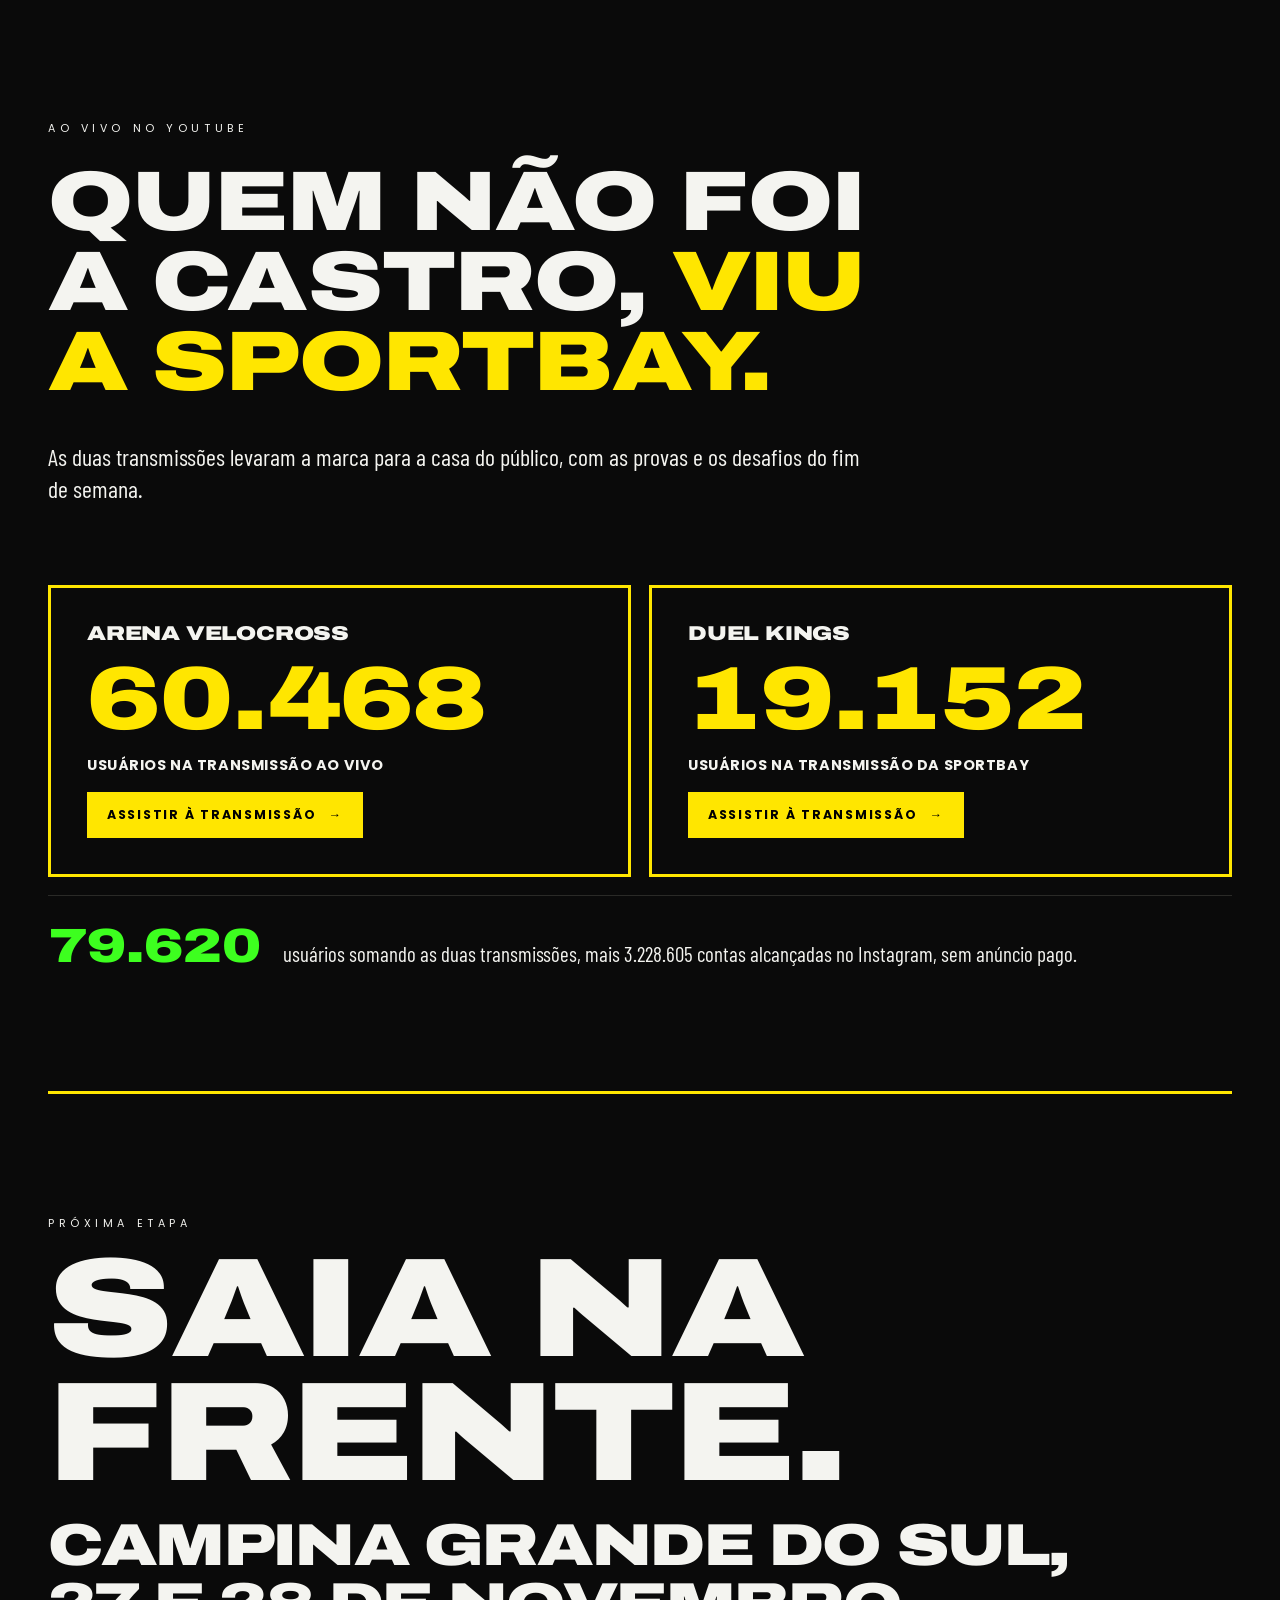
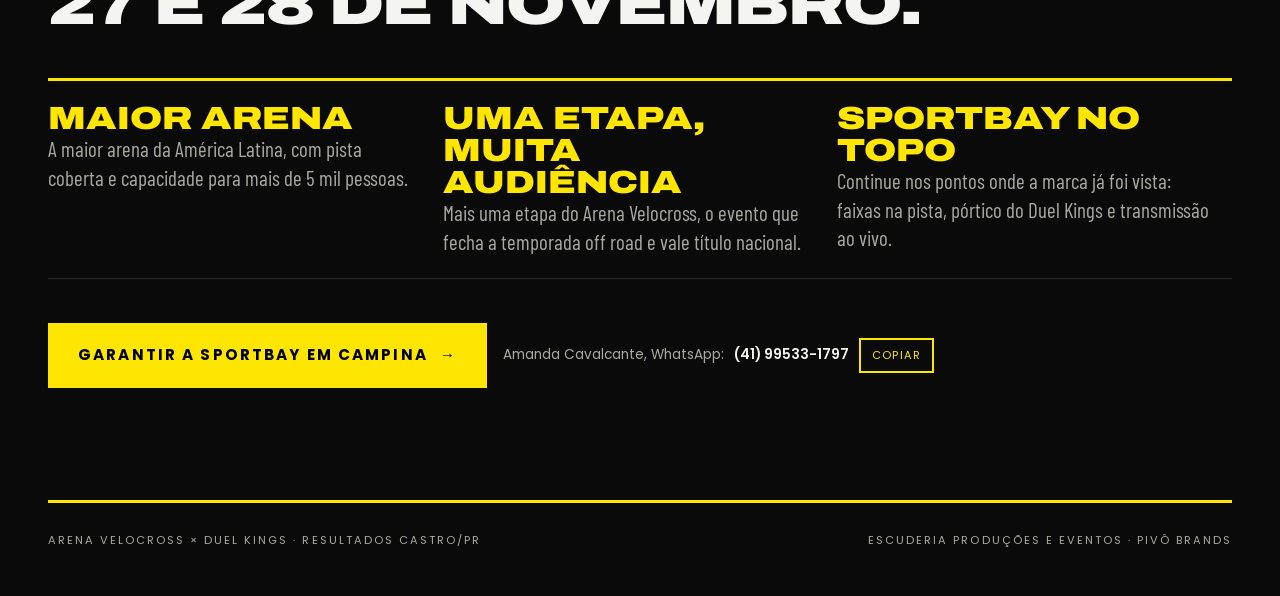
<file: sportbay-castro/index.html>
<!doctype html>
<html lang="pt-BR">
<head>
<meta charset="utf-8">
<meta name="viewport" content="width=device-width,initial-scale=1,viewport-fit=cover">
<base href="/sportbay-castro/">
<meta name="robots" content="noindex,nofollow">
<meta name="theme-color" content="#0a0a0a">
<meta property="og:title" content="Resultados Sportbay | Arena Velocross + Duel Kings">
<meta property="og:description" content="Resultados do Arena Velocross e do Duel Kings em Castro/PR para a Sportbay.">
<meta property="og:image" content="../assets/sportbay/IMG_1498.jpg">
<style>html{-webkit-text-size-adjust:100%}body{margin:0}img{max-width:100%}[hidden]{display:none!important}</style>
<title>Resultados Sportbay</title>
<link rel="preconnect" href="https://fonts.googleapis.com">
<link rel="preconnect" href="https://fonts.gstatic.com" crossorigin>
<link href="https://fonts.googleapis.com/css2?family=Archivo:wdth,wght@62..125,100..900&family=Barlow+Condensed:wght@400;500;600;700&family=Poppins:wght@400;600;700&display=swap" rel="stylesheet">
<link rel="stylesheet" href="../css/sportbay.css">
</head>
<body>
<header class="top">
  <div class="lockup">
    <img src="../assets/sportbay/sportbay.png" alt="Sportbay">
    <span class="x">×</span>
    <span class="tag">Arena Velocross</span>
    <span class="tag">Duel Kings</span>
  </div>
  <div class="meta">Relatório de resultados · Castro/PR · 2026</div>
</header>
<hr class="rule" style="max-width:1240px;margin-inline:auto;position:relative;z-index:1">

<main>
<!-- HERO -->
<section class="hero" style="padding-top:clamp(36px,7vw,88px)">
  <div>
    <p class="eyebrow">Resultados para a Sportbay</p>
    <h1>Sua marca esteve <em>em cada curva</em>, em cada largada e em cada tela.</h1>
    <p class="lead">Em Castro, o Arena Velocross e o Duel Kings colocaram a Sportbay diante de <b>3,2 milhões de contas no Instagram</b>, <b>cerca de 10 mil pessoas no Parque de Exposições Dário Macedo</b> e <b>79 mil espectadores nas transmissões ao vivo</b>. Veja onde ela apareceu.</p>
    <div class="chips">
      <span class="chip">340 inscritos · Arena Velocross</span>
      <span class="chip">97 pilotos · Duel Kings</span>
    </div>
  </div>
  <figure class="hero-img" style="margin:0">
    <img src="../assets/sportbay/IMG_1498.jpg" alt="Piloto fazendo curva com o banner verde da Sportbay ao fundo">
    <figcaption>Faixa <b>Sportbay</b> na pista do Arena Velocross</figcaption>
  </figure>
</section>

<!-- NÚMEROS -->
<section id="numeros" style="padding-top:0">
  <div class="sec-head">
    <p class="eyebrow">O fim de semana em números</p>
    <h2>O retorno, <span class="y">em números.</span></h2>
  </div>
  <div class="nums">
    <div class="n big">
      <span class="badge">100% orgânico · últimos 30 dias</span>
      <span class="v">3.228.605</span>
      <span class="l">usuários alcançados no Instagram</span>
      <span class="s">Alcance totalmente orgânico, sem anúncio pago.</span>
    </div>
    <div class="n half">
      <span class="v">79.620</span>
      <span class="l">usuários nas duas transmissões ao vivo</span>
      <span class="s">60.468 no Arena Velocross + 19.152 no Duel Kings, no YouTube.</span>
    </div>
    <div class="n half">
      <span class="v">≈10 mil</span>
      <span class="l">pessoas no Parque Dário Macedo</span>
      <span class="s">Público de todo o fim de semana, em Castro/PR.</span>
    </div>
    <div class="n third">
      <span class="v">340</span>
      <span class="l">inscritos no Arena Velocross</span>
      <span class="s">Pilotos e famílias com a marca na cara.</span>
    </div>
    <div class="n third">
      <span class="v">97</span>
      <span class="l">participantes no Duel Kings</span>
      <span class="s">50 metros de disputa e uma marca no pórtico.</span>
    </div>
    <div class="n third">
      <span class="v">2</span>
      <span class="l">eventos, 1 fim de semana</span>
      <span class="s">Dois públicos, duas transmissões, uma só Sportbay.</span>
    </div>
  </div>
</section>

<hr class="rule">

<!-- DRONE -->
<section id="estrutura">
  <div class="split">
    <div class="phone">
      <span class="cap">Drone · Castro/PR</span>
      <video src="../assets/sportbay/drone_web.mp4" poster="../assets/sportbay/drone_poster.jpg" controls playsinline preload="metadata" aria-label="Vídeo de drone mostrando a estrutura do evento"></video>
    </div>
    <div>
      <p class="eyebrow">A estrutura que sustenta a sua marca</p>
      <h2 style="font-size:clamp(2.2rem,5.6vw,4.6rem);margin-block:14px 22px">Um palco pensado <span class="y">para ser visto.</span></h2>
      <p class="lead">Do alto dá para ver o tamanho da operação: pista coberta, arquibancada, boxes, stands e acesso de público. A Sportbay ocupou os pontos onde o olhar do piloto, do público e da câmera passa o tempo todo.</p>
      <ul class="list">
        <li><b>Pista indoor</b><span>Faixas e fitas verdes ao redor da pista, visíveis da arquibancada e da transmissão.</span></li>
        <li><b>Pórtico do Duel</b><span>Marca nas laterais do portal de LED, junto da largada.</span></li>
      </ul>
    </div>
  </div>
</section>

<hr class="rule">

<!-- ONDE A MARCA APARECEU -->
<section id="marca">
  <div class="sec-head">
    <p class="eyebrow">Sportbay na pista</p>
    <h2>Onde a sua marca <span class="sb">apareceu.</span></h2>
    <p class="lead">Fotos do fim de semana, com a presença da Sportbay marcada em verde. Use o botão para ver as fotos limpas.</p>
  </div>
  <div class="tools">
    <button class="toggle" id="tg" type="button" aria-pressed="true">Destacar a Sportbay</button>
    <small>Fotos: pista do Arena Velocross, Castro/PR</small>
  </div>
  <div class="gal" id="gal">
    <figure class="shot">
      <div class="frame"><img src="../assets/sportbay/IMG_1498.jpg" alt="Piloto em curva com faixa gigante da Sportbay ao fundo" loading="lazy">
        <span class="hs" style="left:33%;top:2%;width:67%;height:19%"><i>Sportbay</i></span></div>
      <figcaption><b>Faixa de fundo de curva</b>A maior faixa da pista ocupa o quadro inteiro na foto do piloto.</figcaption>
    </figure>
    <figure class="shot">
      <div class="frame"><img src="../assets/sportbay/IMG_2543.jpg" alt="Piloto em curva com banner Sportbay na arquibancada e fitas verdes de balizamento" loading="lazy">
        <span class="hs" style="left:69%;top:19%;width:22%;height:7.5%"><i>Faixa</i></span>
      </div>
      <figcaption><b>Faixa e fitas</b>Banner na arquibancada e fitas verdes marcando o traçado.</figcaption>
    </figure>
    <figure class="shot">
      <div class="frame"><img src="../assets/sportbay/IMG_1444.jpg" alt="Piloto em curva com banner Sportbay ao lado da marca Pro Tork" loading="lazy">
        <span class="hs" style="left:59%;top:23%;width:41%;height:15%"><i>Sportbay</i></span></div>
      <figcaption><b>Ao lado dos parceiros</b>Banner na linha de visão do piloto durante a curva.</figcaption>
    </figure>
    <figure class="shot">
      <div class="frame"><img src="../assets/sportbay/IMG_0915.jpg" alt="Piloto com capacete Red Bull e banner Sportbay ao fundo" loading="lazy">
        <span class="hs" style="left:0;top:24.5%;width:25%;height:8%"><i>Sportbay</i></span></div>
      <figcaption><b>Fundo de pista</b>Presença constante atrás dos pilotos, em foto de alta velocidade.</figcaption>
    </figure>
    <figure class="shot">
      <div class="frame"><img src="../assets/sportbay/IMG_0891.jpg" alt="Piloto em curva com banner Sportbay parcialmente visível ao fundo" loading="lazy">
        <span class="hs" style="left:0;top:28%;width:24%;height:12%"><i>Sportbay</i></span></div>
      <figcaption><b>Em cada ângulo</b>A marca aparece até quando a câmera não está apontada para ela.</figcaption>
    </figure>
    <div class="summary">
      <h3>Onde ela <span class="y">apareceu</span></h3>
      <ul>
        <li>Faixas ao redor da pista</li>
        <li>Fitas verdes de balizamento</li>
        <li>Pórtico de LED do Duel Kings</li>
        <li>Transmissão ao vivo no YouTube</li>
      </ul>
      <span class="eyebrow" style="letter-spacing:.2em;color:var(--mute)">Na lente de quem vê ao vivo e de quem assiste depois</span>
    </div>
  </div>
</section>

<!-- DUEL KINGS -->
<section class="dk" id="duel">
  <div class="inner" style="padding-block:clamp(56px,9vw,112px)">
    <div class="split" style="grid-template-columns:minmax(0,1.15fr) minmax(0,.85fr)">
      <div>
        <p class="eyebrow">Duel Kings · 97 participantes</p>
        <h2 style="font-size:clamp(2.2rem,5.8vw,4.8rem);margin-block:14px 22px">A largada do <span class="pt">Rei da Reta</span> tem a <span class="sb">Sportbay</span> ao lado.</h2>
        <p class="lead">No portal de LED por onde os pilotos entram na reta de 50 metros, a marca da Sportbay aparece nas duas laterais e na coluna que fica ao lado do pórtico. Todo piloto, toda bateria e toda largada passam por ali.</p>
        <div class="call">
          <div><span class="dot"></span><span>Logo verde no lado esquerdo e direito do portal, sob o telão.</span></div>
          <div><span class="dot"></span><span>Coluna com a marca na vertical, em foco na largada.</span></div>
          <div><span class="dot"></span><span>Presença repetida em cada bateria, da primeira largada à final.</span></div>
        </div>
      </div>
      <div class="phone">
        <span class="cap">Largada · Duel Kings</span>
        <video src="../assets/sportbay/largada_web.mp4" poster="../assets/sportbay/largada_poster.jpg" controls playsinline muted loop preload="metadata" aria-label="Largada do Duel Kings no portal de LED com a marca Sportbay"></video>
      </div>
    </div>
  </div>
</section>

<!-- TRANSMISSÕES -->
<section id="live">
  <div class="sec-head">
    <p class="eyebrow">Ao vivo no YouTube</p>
    <h2>Quem não foi a Castro, <span class="y">viu a Sportbay.</span></h2>
    <p class="lead">As duas transmissões levaram a marca para a casa do público, com as provas e os desafios do fim de semana.</p>
  </div>
  <div class="bc">
    <article class="card">
      <h3>Arena Velocross</h3>
      <span class="v">60.468</span>
      <span class="l" style="font-family:var(--util);font-weight:700;font-size:.9rem;letter-spacing:.04em;text-transform:uppercase">usuários na transmissão ao vivo</span>
      <a class="btn" href="https://www.youtube.com/watch?v=S2V15KL8vbk" target="_blank" rel="noopener">Assistir à transmissão <span aria-hidden="true">→</span></a>
    </article>
    <article class="card">
      <h3>Duel Kings</h3>
      <span class="v">19.152</span>
      <span class="l" style="font-family:var(--util);font-weight:700;font-size:.9rem;letter-spacing:.04em;text-transform:uppercase">usuários na transmissão da Sportbay</span>
      <a class="btn" href="https://www.youtube.com/watch?v=VwUtRz4wdS0" target="_blank" rel="noopener">Assistir à transmissão <span aria-hidden="true">→</span></a>
    </article>
  </div>
  <div class="combined"><b>79.620</b><span>usuários somando as duas transmissões, mais 3.228.605 contas alcançadas no Instagram, sem anúncio pago.</span></div>
</section>

<hr class="rule">

<!-- PRÓXIMA ETAPA -->
<section class="next" id="proxima">
  <p class="eyebrow">Próxima etapa</p>
  <h2 style="margin-block:16px 0">Saia na frente.<span>Campina Grande do Sul, 27 e 28 de novembro.</span></h2>
  <div class="grid">
    <div><b>Maior arena</b><span>A maior arena da América Latina, com pista coberta e capacidade para mais de 5 mil pessoas.</span></div>
    <div><b>Uma etapa, muita audiência</b><span>Mais uma etapa do Arena Velocross, o evento que fecha a temporada off road e vale título nacional.</span></div>
    <div><b>Sportbay no topo</b><span>Continue nos pontos onde a marca já foi vista: faixas na pista, pórtico do Duel Kings e transmissão ao vivo.</span></div>
  </div>
  <div class="cta-row">
    <a class="btn xl" href="https://wa.me/5541995331797?text=Quero%20a%20Sportbay%20em%20Campina%20Grande%20do%20Sul" target="_blank" rel="noopener">Garantir a Sportbay em Campina <span aria-hidden="true">→</span></a>
    <div class="contact">
      <span>Amanda Cavalcante, WhatsApp:</span><code id="ph">(41) 99533-1797</code>
      <button class="copy" id="cp" type="button">Copiar</button>
    </div>
  </div>
</section>
</main>

<footer>
  <span>Arena Velocross × Duel Kings · Resultados Castro/PR</span>
  <span>Escuderia Produções e Eventos · Pivô Brands</span>
</footer>

<script>
(function(){
  var g=document.getElementById('gal'),t=document.getElementById('tg');
  t.addEventListener('click',function(){
    var on=t.getAttribute('aria-pressed')==='true';
    t.setAttribute('aria-pressed',on?'false':'true');
    g.classList.toggle('off',on);
    t.textContent=on?'Mostrar onde está a Sportbay':'Destacar a Sportbay';
  });
  var cp=document.getElementById('cp');
  cp.addEventListener('click',function(){
    var txt='(41) 99533-1797';
    function done(){cp.textContent='Copiado';setTimeout(function(){cp.textContent='Copiar'},1600)}
    try{navigator.clipboard.writeText(txt).then(done,function(){sel()})}catch(e){sel()}
    function sel(){var r=document.createRange();r.selectNodeContents(document.getElementById('ph'));var s=getSelection();s.removeAllRanges();s.addRange(r);cp.textContent='Selecionado'}
  });
  document.querySelectorAll('video[muted][loop]').forEach(function(v){v.muted=true;try{var p=v.play();if(p&&p.catch)p.catch(function(){})}catch(e){}});
})();
</script>

</body>
</html>
</file>
<file: css/home.css>
:root{
  --yellow:#fce406;
  --black:#1d1d1b;
  --gray:#414141;
  --white:#ffffff;
  --maxw:1240px;
}
*{margin:0;padding:0;box-sizing:border-box;}
html{scroll-behavior:smooth;}
body{
  font-family:'Barlow Condensed', sans-serif;
  background:var(--black);
  color:var(--white);
  font-size:19px;
  line-height:1.5;
  overflow-x:hidden;
}
img,video{max-width:100%;display:block;}
h1,h2,h3,h4{
  font-family:'Anton', sans-serif;
  font-weight:400;
  text-transform:uppercase;
  letter-spacing:.5px;
  line-height:1.05;
}
a{color:inherit;text-decoration:none;}
.wrap{max-width:var(--maxw);margin:0 auto;padding:0 24px;}
.eyebrow{
  display:inline-flex;align-items:center;gap:10px;
  color:var(--yellow);font-weight:700;letter-spacing:3px;
  font-size:15px;text-transform:uppercase;margin-bottom:14px;
  font-family:'Barlow Condensed',sans-serif;
}
.eyebrow::before{content:"";width:26px;height:3px;background:var(--yellow);display:inline-block;}
.section{padding:90px 0;position:relative;}
.section-title{font-size:clamp(32px,5vw,52px);margin-bottom:18px;}
.lead{font-size:22px;color:#d8d8d6;max-width:760px;margin-bottom:20px;font-weight:500;}
.btn{
  display:inline-flex;align-items:center;justify-content:center;gap:10px;
  padding:16px 30px;border-radius:6px;font-weight:700;
  font-family:'Barlow Condensed',sans-serif;text-transform:uppercase;
  letter-spacing:1px;font-size:18px;border:2px solid transparent;
  cursor:pointer;transition:transform .18s ease, box-shadow .18s ease;
}
.btn:hover{transform:translateY(-3px);}
.btn-yellow{background:var(--yellow);color:var(--black);box-shadow:0 8px 0 #b5a600;}
.btn-yellow:hover{box-shadow:0 11px 0 #b5a600;}
.btn-outline{background:transparent;border-color:var(--white);color:var(--white);}
.btn-outline:hover{background:var(--white);color:var(--black);}
.btn-dark{background:var(--black);color:var(--yellow);box-shadow:0 8px 0 #000;}
.btn svg{width:20px;height:20px;flex-shrink:0;}

/* HEADER */
header{position:fixed;top:0;left:0;right:0;z-index:1000;padding:16px 0;transition:background .3s ease, padding .3s ease;}
header.scrolled{background:rgba(29,29,27,.96);backdrop-filter:blur(6px);padding:10px 0;box-shadow:0 4px 20px rgba(0,0,0,.4);}
.header-inner{display:flex;align-items:center;justify-content:space-between;}
.header-logo img{height:76px;width:auto;transition:height .3s ease;}
header.scrolled .header-logo img{height:56px;}
nav.mainnav{display:flex;gap:26px;align-items:center;}
nav.mainnav a{font-weight:600;font-size:17px;text-transform:uppercase;letter-spacing:.5px;position:relative;padding:4px 0;}
nav.mainnav a::after{content:"";position:absolute;left:0;bottom:0;width:0;height:2px;background:var(--yellow);transition:width .2s ease;}
nav.mainnav a:hover::after{width:100%;}
.header-cta{display:flex;align-items:center;gap:18px;}
.header-cta .btn{padding:10px 20px;font-size:15px;}
.burger{display:none;flex-direction:column;gap:5px;background:none;border:0;cursor:pointer;padding:8px;}
.burger span{width:26px;height:3px;background:var(--white);display:block;}

/* HERO */
.hero{position:relative;min-height:100vh;display:flex;align-items:flex-end;background:url('../assets/img/hero-castro.jpg') center center/cover no-repeat;}
.hero::before{content:"";position:absolute;inset:0;background:linear-gradient(180deg, rgba(29,29,27,.25) 0%, rgba(29,29,27,.45) 40%, rgba(29,29,27,.95) 90%);}
.hero::after{content:"";position:absolute;left:0;right:0;bottom:0;height:8px;background:repeating-linear-gradient(90deg,var(--yellow) 0 24px, var(--black) 24px 48px);}
.hero-content{position:relative;z-index:2;width:100%;padding:170px 0 70px;}
.hero-logo{width:200px;margin-bottom:22px;filter:drop-shadow(0 6px 18px rgba(0,0,0,.5));}
.hero-city{
  display:inline-block;background:var(--yellow);color:var(--black);font-family:'Anton',sans-serif;
  font-size:15px;letter-spacing:2px;padding:7px 16px;border-radius:4px;margin-bottom:16px;
}
.hero h1{font-size:clamp(30px,4.6vw,58px);max-width:900px;color:var(--white);}
.hero h1 span{color:var(--yellow);}
.hero-meta{display:flex;flex-wrap:wrap;gap:22px;margin-top:24px;}
.hero-meta div{display:flex;align-items:center;gap:10px;font-size:20px;font-weight:600;}
.hero-meta svg{width:22px;height:22px;color:var(--yellow);flex-shrink:0;}
.hero-actions{display:flex;gap:16px;margin-top:30px;flex-wrap:wrap;}
.scroll-cue{position:absolute;bottom:26px;right:24px;z-index:3;color:var(--yellow);display:flex;flex-direction:column;align-items:center;gap:8px;font-size:13px;letter-spacing:2px;text-transform:uppercase;animation:bob 1.8s infinite ease-in-out;}
@keyframes bob{0%,100%{transform:translateY(0);}50%{transform:translateY(8px);}}

.reveal{opacity:0;transform:translateY(36px);transition:opacity .7s ease, transform .7s ease;}
.reveal.in{opacity:1;transform:translateY(0);}

/* FAIXA ENTRADA */
.strip{background:var(--yellow);color:var(--black);padding:22px 0;}
.strip-inner{display:flex;align-items:center;justify-content:center;gap:16px;flex-wrap:wrap;text-align:center;}
.strip svg{width:34px;height:34px;flex-shrink:0;}
.strip b{font-family:'Anton',sans-serif;font-size:clamp(18px,2.6vw,26px);text-transform:uppercase;letter-spacing:.5px;}
.strip span{font-size:18px;font-weight:600;}

/* PROGRAMACAO */
#programacao{background:var(--black);}
.prog-grid{display:grid;grid-template-columns:1fr 1fr;gap:24px;margin-top:36px;}
.prog-card{background:var(--gray);border-radius:12px;padding:32px 28px;position:relative;overflow:hidden;border-left:5px solid var(--yellow);}
.prog-card .day{font-family:'Anton',sans-serif;font-size:52px;color:var(--yellow);line-height:1;}
.prog-card .month{font-size:18px;font-weight:700;letter-spacing:2px;text-transform:uppercase;color:#c9c9c7;margin-bottom:14px;}
.prog-card h3{font-size:26px;margin-bottom:10px;}
.prog-card ul{list-style:none;display:flex;flex-direction:column;gap:10px;margin-top:12px;}
.prog-card li{display:flex;gap:10px;align-items:flex-start;font-size:17px;color:#e2e2e0;}
.prog-card li b{color:var(--yellow);font-family:'Anton',sans-serif;font-weight:400;letter-spacing:.5px;min-width:56px;}

/* EXPERIENCIA */
#experiencia{background:var(--gray);clip-path:polygon(0 40px,100% 0,100% 100%,0 100%);margin-top:-40px;padding-top:130px;}
.exp-grid{display:grid;grid-template-columns:repeat(3,1fr);gap:20px;margin-top:36px;}
.exp-card{background:var(--black);border-radius:10px;padding:26px 22px;}
.exp-card .ic{width:42px;height:42px;color:var(--yellow);margin-bottom:14px;}
.exp-card h4{font-family:'Barlow Condensed',sans-serif;font-weight:700;font-size:21px;text-transform:none;margin-bottom:6px;}
.exp-card p{font-size:16px;color:#cfcfcd;}
.exp-media{display:grid;grid-template-columns:1.4fr 1fr;gap:24px;margin-top:36px;align-items:start;}
.video-frame{position:relative;border-radius:10px;overflow:hidden;aspect-ratio:9/16;background:#000;border:3px solid var(--yellow);box-shadow:0 20px 50px rgba(0,0,0,.45);}
.video-frame video{width:100%;height:100%;object-fit:cover;display:block;}
.video-label{position:absolute;top:12px;left:12px;z-index:2;background:rgba(29,29,27,.75);color:var(--yellow);font-size:13px;font-weight:700;letter-spacing:1px;text-transform:uppercase;padding:5px 12px;border-radius:20px;pointer-events:none;}

/* Carousel */
.carousel-wrap{position:relative;}
.carousel-title{font-size:16px;letter-spacing:2px;text-transform:uppercase;color:#e0e0de;font-weight:600;margin-bottom:14px;}
.carousel{position:relative;overflow:hidden;border-radius:10px;}
.carousel-track{display:flex;transition:transform .5s cubic-bezier(.65,0,.35,1);}
.carousel-track .slide{min-width:100%;aspect-ratio:4/3;}
.carousel-track .slide img{width:100%;height:100%;object-fit:cover;}
.carousel-arrows{position:absolute;top:50%;left:0;right:0;display:flex;justify-content:space-between;transform:translateY(-50%);padding:0 14px;z-index:4;pointer-events:none;}
.carousel-arrows button{pointer-events:auto;width:44px;height:44px;border-radius:50%;border:none;background:rgba(29,29,27,.75);color:var(--yellow);display:flex;align-items:center;justify-content:center;cursor:pointer;}
.carousel-arrows button:hover{background:var(--yellow);color:var(--black);}
.carousel-arrows svg{width:22px;height:22px;}
.carousel-dots{display:flex;gap:8px;justify-content:center;margin-top:14px;}
.carousel-dots button{width:10px;height:10px;border-radius:50%;border:none;background:#7b7b79;cursor:pointer;padding:0;}
.carousel-dots button.active{background:var(--yellow);width:26px;border-radius:6px;}

/* CATEGORIAS */
#categorias{background:var(--black);padding-top:110px;}
.cat-grid{display:flex;flex-wrap:wrap;gap:10px;margin:30px 0 28px;}
.cat-chip{background:var(--gray);border-radius:24px;padding:9px 18px;font-weight:600;font-size:16.5px;border:1px solid #5a5a58;white-space:nowrap;}
.cat-chip:hover{border-color:var(--yellow);color:var(--yellow);}
.cat-count{display:inline-flex;align-items:center;gap:8px;background:var(--yellow);color:var(--black);font-family:'Anton',sans-serif;font-size:15px;padding:8px 16px;border-radius:24px;letter-spacing:1px;}
.cat-actions{display:flex;gap:16px;flex-wrap:wrap;}

/* INGRESSOS */
#ingressos{background:var(--gray);clip-path:polygon(0 40px,100% 0,100% 100%,0 100%);margin-top:-40px;padding-top:130px;}
.tickets{display:grid;grid-template-columns:1fr 1fr;gap:24px;margin-top:36px;max-width:980px;}
.ticket-card{background:var(--black);border:2px solid var(--yellow);border-radius:12px;padding:32px 28px;display:flex;flex-direction:column;}
.ticket-card.soon{border-color:#5a5a58;}
.ticket-card .tk-tag{align-self:flex-start;background:var(--yellow);color:var(--black);font-family:'Anton',sans-serif;font-size:13px;padding:6px 14px;border-radius:20px;letter-spacing:1px;margin-bottom:16px;}
.ticket-card h3{font-size:28px;margin-bottom:10px;}
.ticket-card p{color:#d3d3d1;font-size:17px;flex-grow:1;}
.ticket-price{font-family:'Anton',sans-serif;font-size:34px;color:var(--yellow);margin:14px 0 6px;line-height:1.1;}
.ticket-card p.tk-sub{flex-grow:0;font-weight:600;color:#fff;margin-bottom:4px;}
.ticket-card .btn{align-self:flex-start;margin-top:22px;}

/* LOCAL */
#local{background:var(--black);padding-top:110px;}
.local-grid{display:grid;grid-template-columns:1fr 1.2fr;gap:36px;align-items:start;margin-top:32px;}
.local-info li{list-style:none;display:flex;gap:12px;align-items:flex-start;margin-bottom:16px;font-size:18px;color:#e2e2e0;}
.local-info svg{width:22px;height:22px;color:var(--yellow);flex-shrink:0;margin-top:3px;}
.map-frame{border-radius:12px;overflow:hidden;border:3px solid var(--yellow);background:var(--gray);position:relative;min-height:380px;}
.map-frame iframe{width:100%;height:380px;border:0;display:block;position:relative;z-index:2;background:var(--gray);}
.map-fallback{position:absolute;inset:0;z-index:1;display:flex;flex-direction:column;align-items:center;justify-content:center;text-align:center;gap:10px;padding:30px;}
.map-fallback svg{width:44px;height:44px;color:var(--yellow);}
.map-fallback h4{font-size:22px;}
.map-fallback p{color:#d3d3d1;font-size:16px;}
.map-frame.failed iframe{display:none;}

/* RESUMO ETAPA 1 */
#proxima{background:var(--gray);clip-path:polygon(0 40px,100% 0,100% 100%,0 100%);margin-top:-40px;padding:130px 0 90px;}
.recap-grid{display:grid;grid-template-columns:repeat(3,1fr);gap:18px;margin-top:32px;}
.recap-card{background:var(--black);border-radius:10px;padding:26px 22px;border-left:4px solid var(--yellow);}
.recap-num{font-family:'Anton',sans-serif;font-size:clamp(32px,4vw,46px);color:var(--yellow);line-height:1;}
.recap-label{margin-top:8px;font-size:17px;color:#d8d8d6;}

/* INSTAGRAM */
#insta{background:var(--yellow);color:var(--black);text-align:center;padding:90px 0;clip-path:polygon(0 40px,100% 0,100% 100%,0 100%);margin-top:-40px;}
#insta h2{font-size:clamp(28px,4.4vw,44px);color:var(--black);margin-bottom:12px;}
#insta p{font-size:20px;color:#3a3a34;margin-bottom:26px;font-weight:600;}

/* FAQ */
#faq{background:var(--black);padding:90px 0;}
.faq-list{margin-top:32px;}
.faq-item{border-bottom:1px solid #3c3c3a;}
.faq-q{
  width:100%;background:none;border:none;color:var(--white);cursor:pointer;text-align:left;
  font-family:'Barlow Condensed',sans-serif;font-weight:700;font-size:21px;padding:20px 44px 20px 0;
  position:relative;display:block;
}
.faq-q::after{content:"+";position:absolute;right:8px;top:50%;transform:translateY(-50%);color:var(--yellow);font-family:'Anton',sans-serif;font-size:26px;transition:transform .2s ease;}
.faq-item.open .faq-q::after{content:"–";}
.faq-a{max-height:0;overflow:hidden;transition:max-height .3s ease;color:#d3d3d1;font-size:17.5px;}
.faq-item.open .faq-a{max-height:400px;}
.faq-a p{padding:0 0 22px;}
.faq-a a{color:var(--yellow);font-weight:700;}

footer{background:var(--black);padding:44px 0;text-align:center;color:#8f8f8d;font-size:15px;border-top:1px solid #2c2c2a;}
footer img{height:80px;margin:0 auto 16px;}
footer .foot-links{display:flex;gap:22px;justify-content:center;margin-bottom:16px;flex-wrap:wrap;}
footer .foot-links a{font-weight:600;color:#c9c9c7;}
footer .foot-links a:hover{color:var(--yellow);}

.whats-float{position:fixed;bottom:22px;right:22px;z-index:900;background:var(--yellow);color:var(--black);width:60px;height:60px;border-radius:50%;display:flex;align-items:center;justify-content:center;box-shadow:0 10px 30px rgba(0,0,0,.5);animation:pulse 2.2s infinite;}
.whats-float svg{width:30px;height:30px;}
@keyframes pulse{0%{box-shadow:0 0 0 0 rgba(252,228,6,.55),0 10px 30px rgba(0,0,0,.5);}70%{box-shadow:0 0 0 16px rgba(252,228,6,0),0 10px 30px rgba(0,0,0,.5);}100%{box-shadow:0 0 0 0 rgba(252,228,6,0),0 10px 30px rgba(0,0,0,.5);}}

@media (max-width:980px){
  nav.mainnav{display:none;}
  .header-cta .btn span.txt{display:none;}
  .burger{display:flex;}
  .prog-grid,.exp-media,.tickets,.local-grid{grid-template-columns:1fr;}
  .exp-grid{grid-template-columns:1fr 1fr;}
  .recap-grid{grid-template-columns:1fr 1fr;}
}
@media (max-width:640px){
  .section{padding:64px 0;}
  .wrap{padding:0 28px;}
  .hero .wrap{padding:0 34px;}
  .hero-content{padding:150px 0 60px;}
  .hero-logo{width:150px;}
  .hero h1{font-size:clamp(26px,7vw,36px);max-width:100%;}
  .hero-actions{flex-direction:column;align-items:stretch;}
  .exp-grid{grid-template-columns:1fr;}
  .recap-grid{grid-template-columns:1fr;}
  .cat-chip{font-size:15px;padding:8px 14px;}
  .header-logo img{height:60px;}
  header.scrolled .header-logo img{height:48px;}
  footer img{height:64px;}
}
</file>
<file: css/style.css>
:root{
  --yellow:#fce406;
  --black:#1d1d1b;
  --gray:#414141;
  --white:#ffffff;
  --maxw:1240px;
}
*{margin:0;padding:0;box-sizing:border-box;}
html{scroll-behavior:smooth;}
body{
  font-family:'Barlow Condensed', sans-serif;
  background:var(--black);
  color:var(--white);
  font-size:19px;
  line-height:1.5;
  overflow-x:hidden;
}
img,video{max-width:100%;display:block;}
h1,h2,h3,h4{
  font-family:'Anton', sans-serif;
  font-weight:400;
  text-transform:uppercase;
  letter-spacing:.5px;
  line-height:1.05;
}
a{color:inherit;text-decoration:none;}
.wrap{max-width:var(--maxw);margin:0 auto;padding:0 24px;}
.eyebrow{
  display:inline-flex;align-items:center;gap:10px;
  color:var(--yellow);font-weight:700;letter-spacing:3px;
  font-size:15px;text-transform:uppercase;margin-bottom:14px;
  font-family:'Barlow Condensed',sans-serif;
}
.eyebrow::before{content:"";width:26px;height:3px;background:var(--yellow);display:inline-block;}
.section{padding:90px 0;position:relative;}
.section-title{font-size:clamp(32px,5vw,52px);margin-bottom:18px;}
.lead{font-size:22px;color:#d8d8d6;max-width:680px;margin-bottom:20px;font-weight:500;}
.btn{
  display:inline-flex;align-items:center;gap:10px;
  padding:16px 30px;border-radius:6px;font-weight:700;
  font-family:'Barlow Condensed',sans-serif;text-transform:uppercase;
  letter-spacing:1px;font-size:18px;border:2px solid transparent;
  cursor:pointer;transition:transform .18s ease, box-shadow .18s ease;
}
.btn:hover{transform:translateY(-3px);}
.btn-yellow{background:var(--yellow);color:var(--black);box-shadow:0 8px 0 #b5a600;}
.btn-yellow:hover{box-shadow:0 11px 0 #b5a600;}
.btn-outline{background:transparent;border-color:var(--white);color:var(--white);}
.btn-outline:hover{background:var(--white);color:var(--black);}
.btn svg{width:20px;height:20px;flex-shrink:0;}

/* HEADER */
header{
  position:fixed;top:0;left:0;right:0;z-index:1000;
  padding:16px 0;transition:background .3s ease, padding .3s ease;
}
header.scrolled{background:rgba(29,29,27,.96);backdrop-filter:blur(6px);padding:10px 0;box-shadow:0 4px 20px rgba(0,0,0,.4);}
.header-inner{display:flex;align-items:center;justify-content:space-between;}
.header-logo{display:flex;align-items:center;gap:10px;}
.header-logo img{height:52px;width:auto;transition:height .3s ease;}
header.scrolled .header-logo img{height:40px;}
nav.mainnav{display:flex;gap:28px;align-items:center;}
nav.mainnav a{font-weight:600;font-size:17px;text-transform:uppercase;letter-spacing:.5px;position:relative;padding:4px 0;}
nav.mainnav a::after{content:"";position:absolute;left:0;bottom:0;width:0;height:2px;background:var(--yellow);transition:width .2s ease;}
nav.mainnav a:hover::after{width:100%;}
.header-cta{display:flex;align-items:center;gap:18px;}
.header-cta .btn{padding:10px 20px;font-size:15px;}
.burger{display:none;flex-direction:column;gap:5px;background:none;border:0;cursor:pointer;padding:8px;}
.burger span{width:26px;height:3px;background:var(--white);display:block;}

/* HERO */
.hero{
  position:relative;min-height:100vh;display:flex;align-items:flex-end;
  background:url('../assets/img/hero-aereo.jpg') center 30%/cover no-repeat;
}
.hero::before{
  content:"";position:absolute;inset:0;
  background:linear-gradient(180deg, rgba(29,29,27,.35) 0%, rgba(29,29,27,.55) 45%, rgba(29,29,27,.97) 92%);
}
.hero::after{
  content:"";position:absolute;left:0;right:0;bottom:0;height:8px;
  background:repeating-linear-gradient(90deg,var(--yellow) 0 24px, var(--black) 24px 48px);
}
.hero-content{position:relative;z-index:2;width:100%;padding:180px 0 70px;}
.hero-logo{width:220px;margin-bottom:26px;filter:drop-shadow(0 6px 18px rgba(0,0,0,.5));}
.hero h1{font-size:clamp(30px,4.6vw,60px);max-width:900px;color:var(--white);}
.hero h1 span{color:var(--yellow);}
.hero .lead{color:#eee;margin-top:18px;}
.hero-actions{display:flex;gap:18px;margin-top:34px;flex-wrap:wrap;}
.scroll-cue{position:absolute;bottom:26px;right:24px;z-index:3;color:var(--yellow);display:flex;flex-direction:column;align-items:center;gap:8px;font-size:13px;letter-spacing:2px;text-transform:uppercase;animation:bob 1.8s infinite ease-in-out;}
@keyframes bob{0%,100%{transform:translateY(0);}50%{transform:translateY(8px);}}

/* reveal animation */
.reveal{opacity:0;transform:translateY(36px);transition:opacity .7s ease, transform .7s ease;}
.reveal.in{opacity:1;transform:translateY(0);}

/* SECTION 2 - O ARENA */
#arena{background:var(--black);}
.arena-grid{display:grid;grid-template-columns:1.15fr 1fr 1fr;gap:26px;align-items:start;}
.arena-cards{display:flex;flex-direction:column;gap:18px;margin-top:26px;}
.feat-card{
  display:flex;gap:16px;align-items:flex-start;
  background:var(--gray);border-left:4px solid var(--yellow);
  padding:18px 20px;border-radius:4px;
}
.feat-card .ic{width:40px;height:40px;flex-shrink:0;color:var(--yellow);}
.feat-card h4{font-family:'Barlow Condensed',sans-serif;font-weight:700;font-size:19px;text-transform:none;margin-bottom:4px;}
.feat-card p{font-size:16px;color:#d3d3d1;}
.punchline{
  font-family:'Anton',sans-serif;font-size:clamp(24px,3.4vw,34px);
  color:var(--yellow);margin-top:22px;line-height:1.2;
}
.video-frame, .video-frame-small{
  position:relative;border-radius:10px;overflow:hidden;
  aspect-ratio:9/16;background:#000;box-shadow:0 20px 50px rgba(0,0,0,.45);
}
.video-frame{border:3px solid var(--yellow);transform:rotate(1deg);}
.video-frame-small{border:3px solid var(--white);transform:rotate(-1deg);}
.video-frame video,.video-frame-small video{width:100%;height:100%;object-fit:cover;display:block;}
.video-label{
  position:absolute;top:12px;left:12px;z-index:2;background:rgba(29,29,27,.75);
  color:var(--yellow);font-size:13px;font-weight:700;letter-spacing:1px;text-transform:uppercase;
  padding:5px 12px;border-radius:20px;pointer-events:none;
}

/* SECTION 3 - ETAPAS */
#etapas{background:var(--gray);clip-path:polygon(0 40px,100% 0,100% 100%,0 100%);margin-top:-40px;padding-top:130px;}
.etapas-layout{display:grid;grid-template-columns:1fr 1fr;gap:44px;align-items:start;margin-top:36px;}
.etapas-grid{display:flex;flex-direction:column;gap:20px;}
.etapa-card{
  background:var(--black);border-radius:10px;padding:34px 30px;position:relative;overflow:hidden;
}
.etapa-card .tag{
  position:absolute;top:0;right:0;background:var(--yellow);color:var(--black);
  font-family:'Anton',sans-serif;font-size:14px;padding:8px 18px;border-radius:0 0 0 10px;letter-spacing:1px;
}
.etapa-card .num{font-family:'Anton',sans-serif;font-size:48px;color:var(--yellow);}
.etapa-card .date{font-size:26px;font-weight:700;margin:6px 0 2px;}
.etapa-card .place{font-size:20px;color:#c9c9c7;display:flex;align-items:center;gap:8px;}
.etapa-card .place svg{width:18px;height:18px;color:var(--yellow);}
.dupla-tag{
  margin-top:30px;font-family:'Anton',sans-serif;font-size:clamp(22px,3vw,30px);
  text-align:center;color:var(--white);
}
.dupla-tag span{color:var(--yellow);}

/* Carousel */
.carousel-wrap{margin-top:0;position:relative;}
.carousel-title{font-size:16px;letter-spacing:2px;text-transform:uppercase;color:#c9c9c7;font-weight:600;margin-bottom:16px;}
.carousel{position:relative;overflow:hidden;border-radius:10px;}
.carousel-track{display:flex;transition:transform .5s cubic-bezier(.65,0,.35,1);}
.carousel-track .slide{min-width:100%;aspect-ratio:16/9;position:relative;}
.carousel-track .slide img{width:100%;height:100%;object-fit:cover;}
.carousel-arrows{position:absolute;top:50%;left:0;right:0;display:flex;justify-content:space-between;transform:translateY(-50%);padding:0 14px;z-index:4;pointer-events:none;}
.carousel-arrows button{
  pointer-events:auto;width:46px;height:46px;border-radius:50%;border:none;
  background:rgba(29,29,27,.75);color:var(--yellow);display:flex;align-items:center;justify-content:center;
  cursor:pointer;transition:background .2s ease;
}
.carousel-arrows button:hover{background:var(--yellow);color:var(--black);}
.carousel-arrows svg{width:22px;height:22px;}
.carousel-dots{display:flex;gap:8px;justify-content:center;margin-top:16px;}
.carousel-dots button{width:10px;height:10px;border-radius:50%;border:none;background:#6b6b69;cursor:pointer;padding:0;}
.carousel-dots button.active{background:var(--yellow);width:26px;border-radius:6px;transition:width .2s ease;}

/* SECTION 4 - ATRACOES */
#atracoes{background:var(--black);padding-top:110px;}
.atracoes-grid{display:grid;grid-template-columns:1fr 1.3fr;gap:26px;margin-top:44px;align-items:stretch;}
.attr-card{background:var(--gray);border-radius:12px;padding:34px;display:flex;flex-direction:column;}
.attr-card.nacnac{background:linear-gradient(160deg,#414141 0%,#2a2a29 100%);position:relative;border:2px solid var(--yellow);}
.states-row{display:flex;gap:8px;flex-wrap:wrap;margin:18px 0 22px;}
.state-chip{background:var(--black);border:1px solid var(--yellow);color:var(--yellow);font-weight:700;font-size:14px;padding:6px 12px;border-radius:20px;font-family:'Barlow Condensed',sans-serif;}
.attr-card h3{font-size:clamp(24px,3vw,32px);margin-bottom:10px;}
.attr-card .sub{color:var(--yellow);font-weight:700;letter-spacing:1px;font-size:15px;text-transform:uppercase;margin-bottom:14px;}
.attr-card p.desc{color:#d3d3d1;font-size:19px;flex-grow:1;}
.vs-big{font-family:'Anton',sans-serif;font-size:80px;color:var(--yellow);opacity:.15;position:absolute;top:14px;right:24px;line-height:1;}
.duel-card{background:var(--black);border:2px solid var(--yellow);border-radius:12px;padding:34px;position:relative;overflow:hidden;}
.duel-top{display:flex;align-items:center;gap:18px;margin-bottom:16px;}
.duel-top img{height:64px;width:auto;}
.duel-video{border-radius:10px;overflow:hidden;margin:20px 0;border:2px solid var(--gray);background:#000;}
.duel-video video{width:100%;display:block;}

/* SECTION 5 - POR QUE PATROCINAR */
#porque{background:var(--yellow);color:var(--black);clip-path:polygon(0 40px,100% 0,100% calc(100% - 40px),0 100%);margin-top:-40px;padding:150px 0 150px;}
#porque .eyebrow{color:var(--black);}
#porque .eyebrow::before{background:var(--black);}
#porque .section-title{color:var(--black);}
.porque-grid{display:grid;grid-template-columns:repeat(4,1fr);gap:20px;margin-top:40px;}
.porque-card{background:var(--black);color:var(--white);border-radius:10px;padding:28px 22px;}
.porque-card .ic{width:44px;height:44px;color:var(--yellow);margin-bottom:16px;}
.porque-card h4{font-family:'Barlow Condensed',sans-serif;font-weight:700;font-size:21px;text-transform:none;margin-bottom:8px;}
.porque-card p{font-size:16px;color:#cfcfcd;}

/* SECTION 6 - NUMEROS */
#numeros{background:var(--black);padding-top:150px;}
.numeros-block{margin-bottom:64px;}
.numeros-block-head{display:flex;align-items:center;gap:14px;margin-bottom:26px;}
.numeros-block-head .ic{width:36px;height:36px;color:var(--yellow);}
.numeros-block-head h3{font-size:24px;font-family:'Barlow Condensed',sans-serif;font-weight:700;text-transform:uppercase;letter-spacing:1px;}
.stat-row{display:grid;grid-template-columns:repeat(3,1fr);gap:20px;}
.stat-card{background:var(--gray);border-radius:10px;padding:26px 22px;}
.stat-num{font-family:'Anton',sans-serif;font-size:clamp(28px,3.4vw,42px);color:var(--yellow);line-height:1;}
.stat-label{margin-top:8px;font-size:17px;color:#d8d8d6;}
.media-row{display:grid;grid-template-columns:.8fr 1.2fr;gap:36px;align-items:center;}
.phone-mock{
  border-radius:26px;border:6px solid var(--gray);overflow:hidden;max-width:260px;
  box-shadow:0 20px 50px rgba(0,0,0,.5);transform:rotate(-2deg);
}
.origem-row{display:flex;flex-wrap:wrap;gap:10px;margin-top:16px;}
.origem-chip{background:var(--gray);padding:8px 16px;border-radius:20px;font-weight:600;font-size:15px;border:1px solid #5a5a58;}
.origem-chip b{color:var(--yellow);}

/* SECTION 7 - COTAS */
#cotas{background:var(--gray);padding-top:150px;}
.cotas-note{color:#d3d3d1;font-size:16px;margin-top:-4px;margin-bottom:30px;}
.cotas-grid{display:grid;grid-template-columns:repeat(3,1fr);gap:22px;}
.cota-card{
  background:var(--black);border-radius:12px;padding:30px 26px;display:flex;flex-direction:column;
  border:2px solid #3c3c3a;position:relative;transition:transform .2s ease, border-color .2s ease;
}
.cota-card:hover{transform:translateY(-6px);border-color:var(--yellow);}
.cota-card.featured{border-color:var(--yellow);background:linear-gradient(165deg,#232320 0%,#151513 100%);}
.cota-badge{position:absolute;top:-14px;left:26px;background:var(--yellow);color:var(--black);font-family:'Anton',sans-serif;font-size:13px;padding:6px 14px;border-radius:20px;letter-spacing:1px;}
.cota-name{font-size:26px;margin-bottom:2px;}
.cota-tagline{color:var(--yellow);font-weight:600;font-size:16px;margin-bottom:14px;min-height:20px;}
.cota-price{font-family:'Anton',sans-serif;font-size:34px;color:var(--yellow);margin-bottom:18px;}
.cota-price small{font-family:'Barlow Condensed',sans-serif;font-size:15px;color:#a8a8a6;font-weight:500;}
.cota-list{list-style:none;display:flex;flex-direction:column;gap:10px;margin-bottom:24px;flex-grow:1;}
.cota-list li{display:flex;gap:10px;font-size:16px;color:#d8d8d6;align-items:flex-start;}
.cota-list li svg{width:18px;height:18px;color:var(--yellow);flex-shrink:0;margin-top:3px;}
.cota-card .btn{justify-content:center;width:100%;font-size:16px;padding:13px 20px;}

/* SECTION 8 - FINAL CTA */
#contato{
  background:var(--yellow);color:var(--black);text-align:center;padding:110px 0;
  clip-path:polygon(0 40px,100% 0,100% 100%,0 100%);margin-top:-40px;
}
#contato h2{font-size:clamp(34px,5.6vw,58px);color:var(--black);max-width:820px;margin:0 auto 16px;}
#contato .lead{color:#3a3a34;margin:0 auto 34px;text-align:center;font-size:22px;}
#contato .btn-yellow{background:var(--black);color:var(--yellow);box-shadow:0 8px 0 #000;}
#contato .btn-yellow:hover{box-shadow:0 11px 0 #000;}
#contato .whats-number{margin-top:22px;font-weight:700;font-size:18px;letter-spacing:.5px;}

footer{background:var(--black);padding:40px 0;text-align:center;color:#8f8f8d;font-size:15px;}
footer img{height:38px;margin:0 auto 16px;}
footer .foot-links{display:flex;gap:22px;justify-content:center;margin-bottom:16px;flex-wrap:wrap;}
footer .foot-links a{font-weight:600;color:#c9c9c7;}
footer .foot-links a:hover{color:var(--yellow);}

@media (max-width:980px){
  nav.mainnav{display:none;}
  .header-cta .btn span.txt{display:none;}
  .burger{display:flex;}
  .arena-grid,.atracoes-grid,.media-row{grid-template-columns:1fr;}
  .etapas-layout{grid-template-columns:1fr;gap:40px;}
  .porque-grid{grid-template-columns:1fr 1fr;}
  .stat-row{grid-template-columns:1fr;}
  .cotas-grid{grid-template-columns:1fr 1fr;}
}
@media (max-width:640px){
  .section{padding:64px 0;}
  .porque-grid{grid-template-columns:1fr;}
  .cotas-grid{grid-template-columns:1fr;}
  .hero-actions{flex-direction:column;align-items:stretch;}
  .hero-actions .btn{justify-content:center;}
  .wrap{padding:0 28px;}
  .hero .wrap{padding:0 34px;}
  .hero-content{padding:150px 0 60px;}
  .hero-logo{width:150px;margin-bottom:22px;}
  .hero h1{font-size:clamp(26px,7vw,36px);max-width:100%;}
  .video-frame-small{width:100%;margin-left:0;transform:none;}
}

.whats-float{
  position:fixed;bottom:22px;right:22px;z-index:900;
  background:var(--yellow);color:var(--black);width:60px;height:60px;border-radius:50%;
  display:flex;align-items:center;justify-content:center;box-shadow:0 10px 30px rgba(0,0,0,.5);
  animation:pulse 2.2s infinite;
}
.whats-float svg{width:30px;height:30px;}
@keyframes pulse{0%{box-shadow:0 0 0 0 rgba(252,228,6,.55),0 10px 30px rgba(0,0,0,.5);}70%{box-shadow:0 0 0 16px rgba(252,228,6,0),0 10px 30px rgba(0,0,0,.5);}100%{box-shadow:0 0 0 0 rgba(252,228,6,0),0 10px 30px rgba(0,0,0,.5);}}
</file>
<file: css/patrocinadores-cgs.css>
/* Patrocinadores CGS — extras sobre style.css */
#contato h2{margin-bottom:34px;}

/* CASTRO */
#castro{background:var(--gray);}
#castro .stat-card{background:var(--black);}
.castro-layout{display:grid;grid-template-columns:1.35fr .65fr;gap:40px;align-items:center;margin-top:40px;}
.castro-stats{display:grid;grid-template-columns:1fr 1fr;gap:20px;}
.castro-stats .wide{grid-column:span 2;}
.stat-num.xl{font-size:clamp(44px,7vw,92px);}
.stat-tag{display:inline-block;background:var(--yellow);color:var(--black);font-weight:700;font-size:13px;letter-spacing:1.5px;text-transform:uppercase;padding:4px 12px;border-radius:20px;margin-bottom:12px;}
.castro-layout .video-frame{max-width:340px;width:100%;margin:0 auto;}
.lives{display:grid;grid-template-columns:1fr 1fr;gap:20px;margin-top:30px;}
.live-card{background:var(--black);border-radius:10px;padding:26px 24px;display:flex;flex-direction:column;gap:6px;align-items:flex-start;border:2px solid #3c3c3a;}
.live-card h4{font-family:'Barlow Condensed',sans-serif;font-weight:700;font-size:20px;text-transform:uppercase;letter-spacing:1px;}
.live-card .btn{margin-top:14px;padding:11px 20px;font-size:16px;}
.etapa-card.active{border:2px solid var(--yellow);}
@media (max-width:980px){.castro-layout{grid-template-columns:1fr;}}
@media (max-width:640px){.castro-stats,.lives{grid-template-columns:1fr;}.castro-stats .wide{grid-column:auto;}}

/* LOGOS */
.header-logo img{height:76px;}
header.scrolled .header-logo img{height:56px;}
footer img{height:80px;}
@media (max-width:640px){
.header-logo img{height:60px;}
header.scrolled .header-logo img{height:48px;}
footer img{height:64px;}
}
</file>
<file: css/sportbay.css>
/* Layout: palco preto texturizado, filetes amarelos cortando as seções, títulos gigantes em caixa alta.
   Sportbay entra em verde (cor da marca) sempre que a marca dela é o assunto. */
:root{
  --bg:#0a0a0a;
  --ink:#f4f4f0;
  --mute:#a9a9a2;
  --yellow:#ffe600;
  --sb:#3dff1f;
  --line:#2a2a27;
  --display:'Archivo','Arial Black',Impact,sans-serif;
  --body:'Barlow Condensed','Arial Narrow',sans-serif;
  --util:'Poppins','Helvetica Neue',Arial,sans-serif;
  color-scheme:dark;
}
*{box-sizing:border-box}
html{scroll-behavior:smooth}
body{
  background:var(--bg);color:var(--ink);font-family:var(--body);font-size:21px;line-height:1.35;
  padding-inline:clamp(16px,4vw,48px);overflow-x:hidden;position:relative;
}
body::before{
  content:"";position:fixed;inset:0;pointer-events:none;z-index:0;opacity:.5;
  background-image:url("data:image/svg+xml;utf8,<svg xmlns='http://www.w3.org/2000/svg' width='300' height='300'><filter id='n'><feTurbulence type='fractalNoise' baseFrequency='.9' numOctaves='2' stitchTiles='stitch'/><feColorMatrix values='0 0 0 0 1  0 0 0 0 1  0 0 0 0 1  0 0 0 .55 -.22'/></filter><rect width='300' height='300' filter='url(%23n)'/></svg>");
}
main,header.top{position:relative;z-index:1;max-width:1240px;margin-inline:auto}
a{color:inherit}
:focus-visible{outline:3px solid var(--yellow);outline-offset:3px}

h1,h2,h3{font-family:var(--display);font-stretch:125%;font-weight:900;text-transform:uppercase;margin:0;line-height:.95;text-wrap:balance;letter-spacing:-.01em}
.y{color:var(--yellow)}
.sb{color:var(--sb)}
.eyebrow{font-family:var(--util);font-weight:400;text-transform:uppercase;letter-spacing:.42em;font-size:.68rem;color:var(--ink)}
.rule{height:3px;background:var(--yellow);border:0;margin:0}
section{padding-block:clamp(56px,9vw,112px)}
.lead{font-size:clamp(1.15rem,2vw,1.5rem);max-width:34em;color:var(--ink)}
.lead b{color:var(--yellow);font-weight:600}
.sec-head{display:flex;flex-direction:column;gap:14px;margin-bottom:clamp(28px,5vw,56px)}
.sec-head h2{font-size:clamp(2.2rem,6.6vw,5.4rem)}

/* top bar */
header.top{display:flex;align-items:center;justify-content:space-between;gap:16px;padding-block:22px;flex-wrap:wrap}
.lockup{display:flex;align-items:center;gap:18px}
.lockup img{height:30px;width:auto;display:block}
.x{font-family:var(--display);font-weight:900;color:var(--yellow);font-size:1.1rem}
.tag{font-family:var(--display);font-stretch:125%;font-weight:900;text-transform:uppercase;font-size:.78rem;background:var(--yellow);color:#000;padding:7px 12px 6px;clip-path:polygon(0 0,100% 10%,100% 100%,0 88%);line-height:1}
.top .meta{font-family:var(--util);font-size:.7rem;letter-spacing:.3em;text-transform:uppercase;color:var(--mute)}

/* hero */
.hero{padding-block:clamp(36px,7vw,88px) clamp(48px,8vw,96px);display:grid;grid-template-columns:1.25fr .75fr;gap:clamp(24px,4vw,56px);align-items:end}
.hero h1{font-size:clamp(2.6rem,8.4vw,7.2rem);margin-block:18px 26px}
.hero h1 em{font-style:normal;color:var(--yellow)}
.hero-img{position:relative;aspect-ratio:4/5;background:#000;overflow:hidden;clip-path:polygon(6% 0,100% 0,100% 94%,94% 100%,0 100%,0 6%)}
.hero-img img{width:100%;height:100%;object-fit:cover;display:block}
.hero-img figcaption{position:absolute;left:0;right:0;bottom:0;padding:38px 16px 14px;background:linear-gradient(transparent,rgba(0,0,0,.85));font-family:var(--util);font-size:.68rem;letter-spacing:.2em;text-transform:uppercase}
.hero-img figcaption b{color:var(--sb);font-weight:700}
.chips{display:flex;flex-wrap:wrap;gap:10px;margin-top:26px}
.chip{font-family:var(--util);font-weight:600;font-size:.72rem;letter-spacing:.14em;text-transform:uppercase;border:2px solid var(--yellow);color:var(--yellow);padding:8px 14px}

/* numbers */
.nums{display:grid;grid-template-columns:repeat(12,1fr);gap:0;border-top:3px solid var(--yellow)}
.n{padding:28px 22px 30px 0;border-bottom:1px solid var(--line);display:flex;flex-direction:column;gap:8px;min-width:0}
.n .v{font-family:var(--display);font-stretch:125%;font-weight:900;color:var(--yellow);line-height:.9;font-variant-numeric:tabular-nums;font-size:clamp(2.6rem,6.4vw,5.6rem);overflow-wrap:anywhere}
.n .l{font-family:var(--util);font-weight:700;font-size:.92rem;letter-spacing:.04em;text-transform:uppercase}
.n .s{color:var(--mute);font-size:1rem}
.n.big{grid-column:span 12}
.n.big .v{font-size:clamp(3.4rem,13vw,11rem)}
.n.big .l{font-size:1.05rem}
.n.half{grid-column:span 6;padding-right:22px}
.n.third{grid-column:span 4}
.badge{display:inline-block;align-self:flex-start;font-family:var(--util);font-weight:700;font-size:.66rem;letter-spacing:.16em;text-transform:uppercase;background:var(--sb);color:#000;padding:5px 10px}

/* drone */
.split{display:grid;grid-template-columns:minmax(0,.8fr) minmax(0,1.2fr);gap:clamp(24px,5vw,72px);align-items:center}
.phone{position:relative;background:#000;border:3px solid var(--yellow);aspect-ratio:9/16;max-width:380px;width:100%;margin-inline:auto;overflow:hidden}
.phone video{width:100%;height:100%;object-fit:cover;display:block;background:#000}
.phone .cap{position:absolute;left:10px;top:10px;font-family:var(--util);font-size:.62rem;letter-spacing:.2em;text-transform:uppercase;background:#000;color:var(--yellow);padding:5px 9px;z-index:2;pointer-events:none}
.list{list-style:none;padding:0;margin:26px 0 0;display:grid;gap:0}
.list li{display:flex;gap:16px;align-items:baseline;border-top:1px solid var(--line);padding-block:13px}
.list li:last-child{border-bottom:1px solid var(--line)}
.list b{font-family:var(--display);font-stretch:125%;font-weight:900;text-transform:uppercase;color:var(--yellow);font-size:.95rem;min-width:9.5em;flex:none}

/* where the brand appears */
.tools{display:flex;align-items:center;gap:14px;flex-wrap:wrap;margin-bottom:26px}
.toggle{font-family:var(--util);font-weight:700;font-size:.74rem;letter-spacing:.14em;text-transform:uppercase;background:var(--sb);color:#000;border:0;padding:13px 18px;cursor:pointer;display:inline-flex;gap:10px;align-items:center}
.toggle[aria-pressed="false"]{background:transparent;color:var(--sb);box-shadow:inset 0 0 0 2px var(--sb)}
.tools small{font-family:var(--util);font-size:.72rem;color:var(--mute)}
.gal{display:grid;grid-template-columns:repeat(3,minmax(0,1fr));gap:14px}
.shot{margin:0;display:flex;flex-direction:column;gap:10px;min-width:0}
.frame{position:relative;aspect-ratio:4/5;background:#000;overflow:hidden}
.frame img{width:100%;height:100%;display:block;object-fit:cover}
.hs{position:absolute;border:3px solid var(--sb);box-shadow:0 0 0 2px rgba(0,0,0,.55),0 0 22px rgba(61,255,31,.55);opacity:1;transition:opacity .25s}
.hs i{position:absolute;left:-3px;bottom:100%;font-style:normal;font-family:var(--util);font-weight:700;font-size:.6rem;letter-spacing:.12em;text-transform:uppercase;background:var(--sb);color:#000;padding:4px 7px;white-space:nowrap;line-height:1}
.hs.flip i{bottom:auto;top:100%}
.gal.off .hs{opacity:0}
.shot figcaption{font-size:1.02rem;color:var(--ink);line-height:1.25}
.shot figcaption b{font-family:var(--util);font-size:.68rem;letter-spacing:.14em;text-transform:uppercase;color:var(--sb);display:block;margin-bottom:3px}
.summary{border:3px solid var(--yellow);padding:26px;display:flex;flex-direction:column;justify-content:space-between;gap:20px;min-width:0}
.summary h3{font-size:clamp(1.6rem,3vw,2.4rem)}
.summary ul{margin:0;padding:0;list-style:none;display:grid;gap:8px;font-size:1.1rem}
.summary li::before{content:"\2192  ";color:var(--yellow);font-weight:700}

/* duel kings */
.dk{background:linear-gradient(135deg,#140a1f 0%,#0a0a0a 55%);border-block:3px solid var(--yellow);margin-inline:calc(-1 * clamp(16px,4vw,48px));padding-inline:clamp(16px,4vw,48px)}
.dk .inner{max-width:1240px;margin-inline:auto}
.pt{color:#c9a0ff}
.dk h2 .pt{color:#c9a0ff}
.call{display:grid;gap:14px;margin-top:26px}
.call div{display:flex;gap:14px;align-items:flex-start}
.call .dot{flex:none;width:14px;height:14px;background:var(--sb);margin-top:8px;box-shadow:0 0 14px var(--sb)}

/* broadcasts */
.bc{display:grid;grid-template-columns:repeat(2,minmax(0,1fr));gap:18px}
.card{border:3px solid var(--yellow);padding:clamp(22px,3vw,36px);display:flex;flex-direction:column;gap:16px;justify-content:space-between;min-width:0;background:rgba(10,10,10,.6)}
.card .v{font-family:var(--display);font-stretch:125%;font-weight:900;color:var(--yellow);font-size:clamp(3rem,7vw,6rem);line-height:.9;font-variant-numeric:tabular-nums}
.card h3{font-size:1.25rem}
.btn{display:inline-flex;align-items:center;gap:12px;font-family:var(--util);font-weight:700;font-size:.78rem;letter-spacing:.14em;text-transform:uppercase;text-decoration:none;background:var(--yellow);color:#000;padding:15px 20px;align-self:flex-start;transition:transform .15s}
.btn:hover{transform:translateX(4px)}
.btn.ghost{background:transparent;color:var(--yellow);box-shadow:inset 0 0 0 2px var(--yellow)}
.combined{margin-top:18px;display:flex;flex-wrap:wrap;align-items:baseline;gap:10px 22px;border-top:1px solid var(--line);padding-top:18px}
.combined b{font-family:var(--display);font-stretch:125%;font-weight:900;color:var(--sb);font-size:clamp(1.8rem,4vw,3rem);font-variant-numeric:tabular-nums}

/* next */
.next{text-align:left}
.next h2{font-size:clamp(3rem,11vw,9.5rem);line-height:.88}
.next h2 span{display:block;color:var(--ink);font-size:.42em;margin-top:.35em;line-height:1}
.next .grid{display:grid;grid-template-columns:repeat(3,minmax(0,1fr));gap:0;margin-block:44px;border-top:3px solid var(--yellow)}
.next .grid div{padding:22px 22px 22px 0;border-bottom:1px solid var(--line)}
.next .grid b{display:block;font-family:var(--display);font-stretch:125%;font-weight:900;text-transform:uppercase;color:var(--yellow);font-size:clamp(1.3rem,2.6vw,2rem);line-height:1}
.next .grid span{color:var(--mute)}
.cta-row{display:flex;flex-wrap:wrap;gap:16px;align-items:center}
.btn.xl{font-size:.95rem;padding:22px 30px;background:var(--yellow)}
.contact{font-family:var(--util);font-size:.85rem;color:var(--mute);display:flex;gap:10px;align-items:center;flex-wrap:wrap}
.contact code{font-family:var(--util);color:var(--ink);font-weight:600;user-select:all}
.copy{font-family:var(--util);font-size:.7rem;letter-spacing:.1em;text-transform:uppercase;background:transparent;color:var(--yellow);border:2px solid var(--yellow);padding:7px 11px;cursor:pointer}
footer{position:relative;z-index:1;max-width:1240px;margin-inline:auto;padding-block:30px 48px;border-top:3px solid var(--yellow);display:flex;justify-content:space-between;gap:16px;flex-wrap:wrap;font-family:var(--util);font-size:.7rem;letter-spacing:.18em;text-transform:uppercase;color:var(--mute)}

@media (max-width:900px){
  .hero{grid-template-columns:1fr}
  .hero-img{max-width:420px}
  .split{grid-template-columns:1fr}
  .gal{grid-template-columns:repeat(2,minmax(0,1fr))}
  .n.third{grid-column:span 12}
  .n.half{grid-column:span 12;padding-right:0}
  .bc{grid-template-columns:1fr}
  .next .grid{grid-template-columns:1fr}
}
@media (max-width:520px){
  body{font-size:19px}
  .gal{grid-template-columns:1fr}
  .list li{flex-direction:column;gap:4px}
  .list b{min-width:0}
}
@media (prefers-reduced-motion:reduce){html{scroll-behavior:auto}.btn,.hs{transition:none}}
</file>
